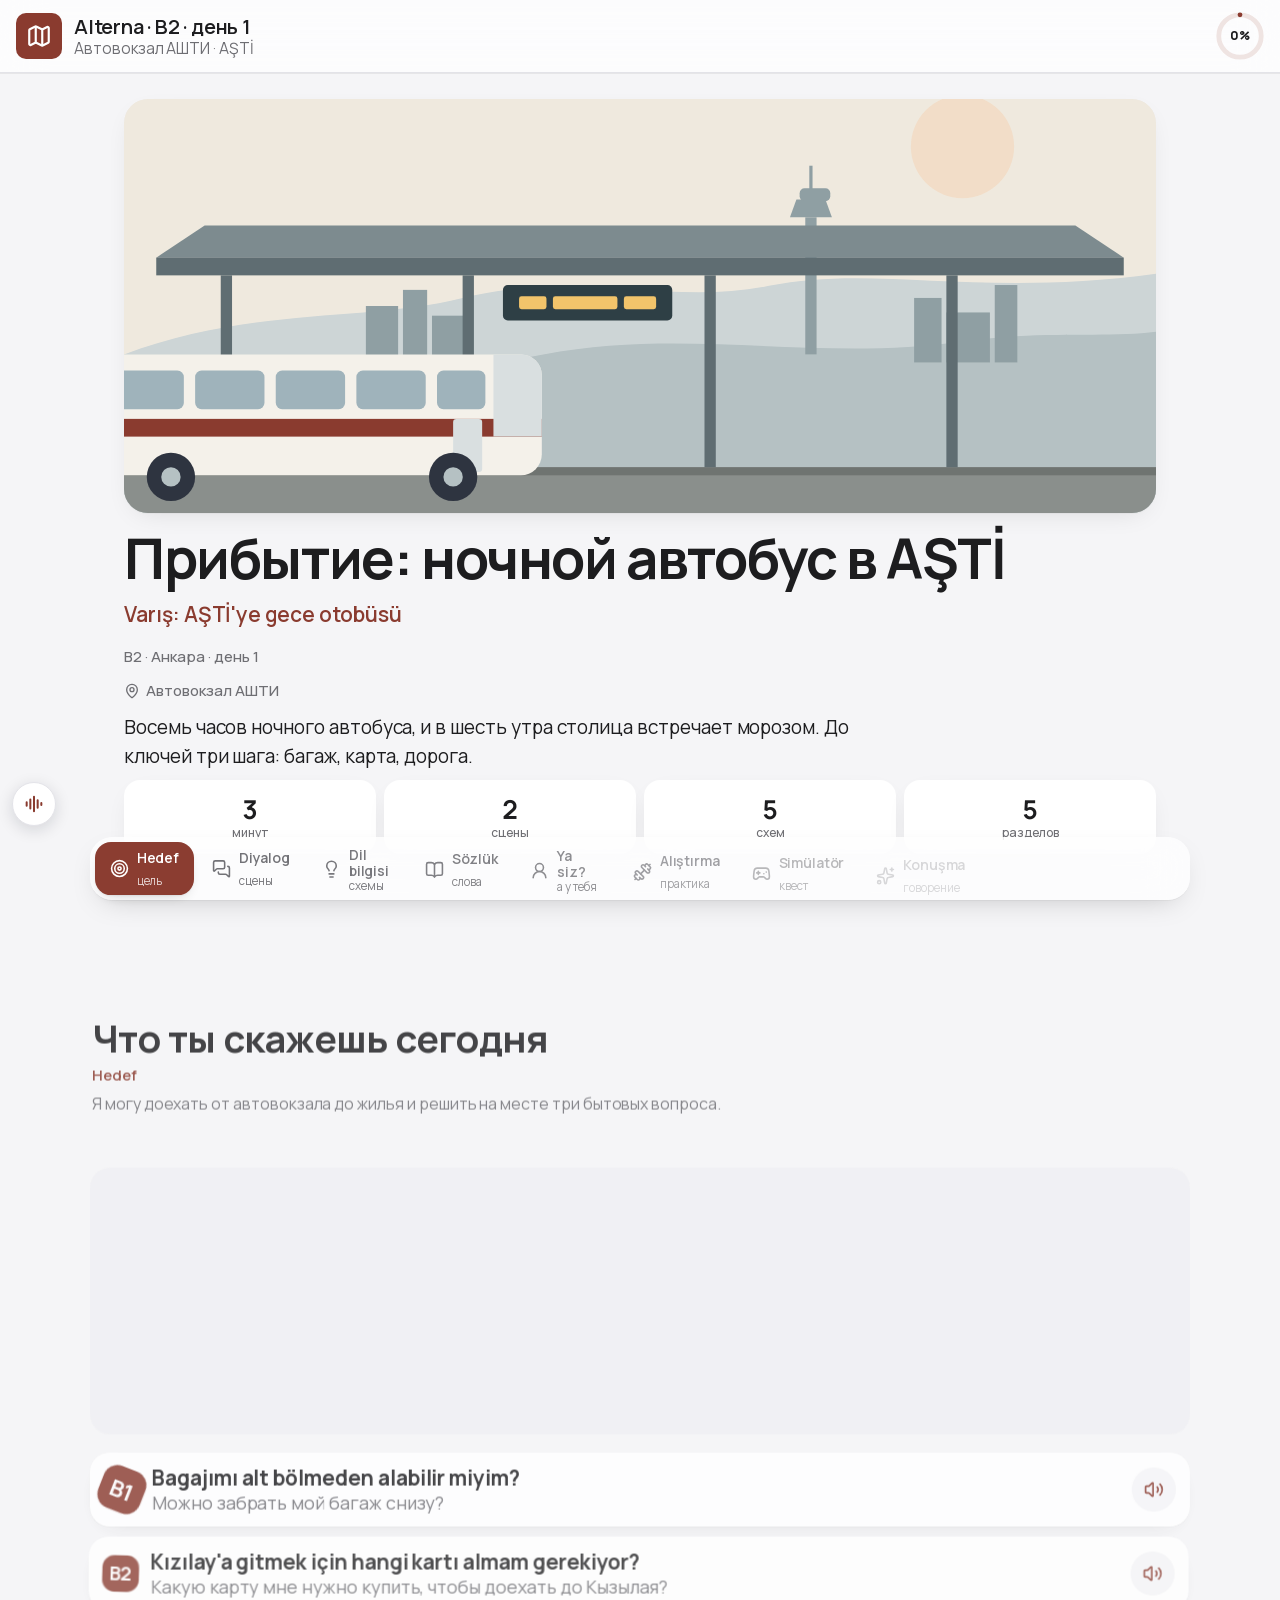
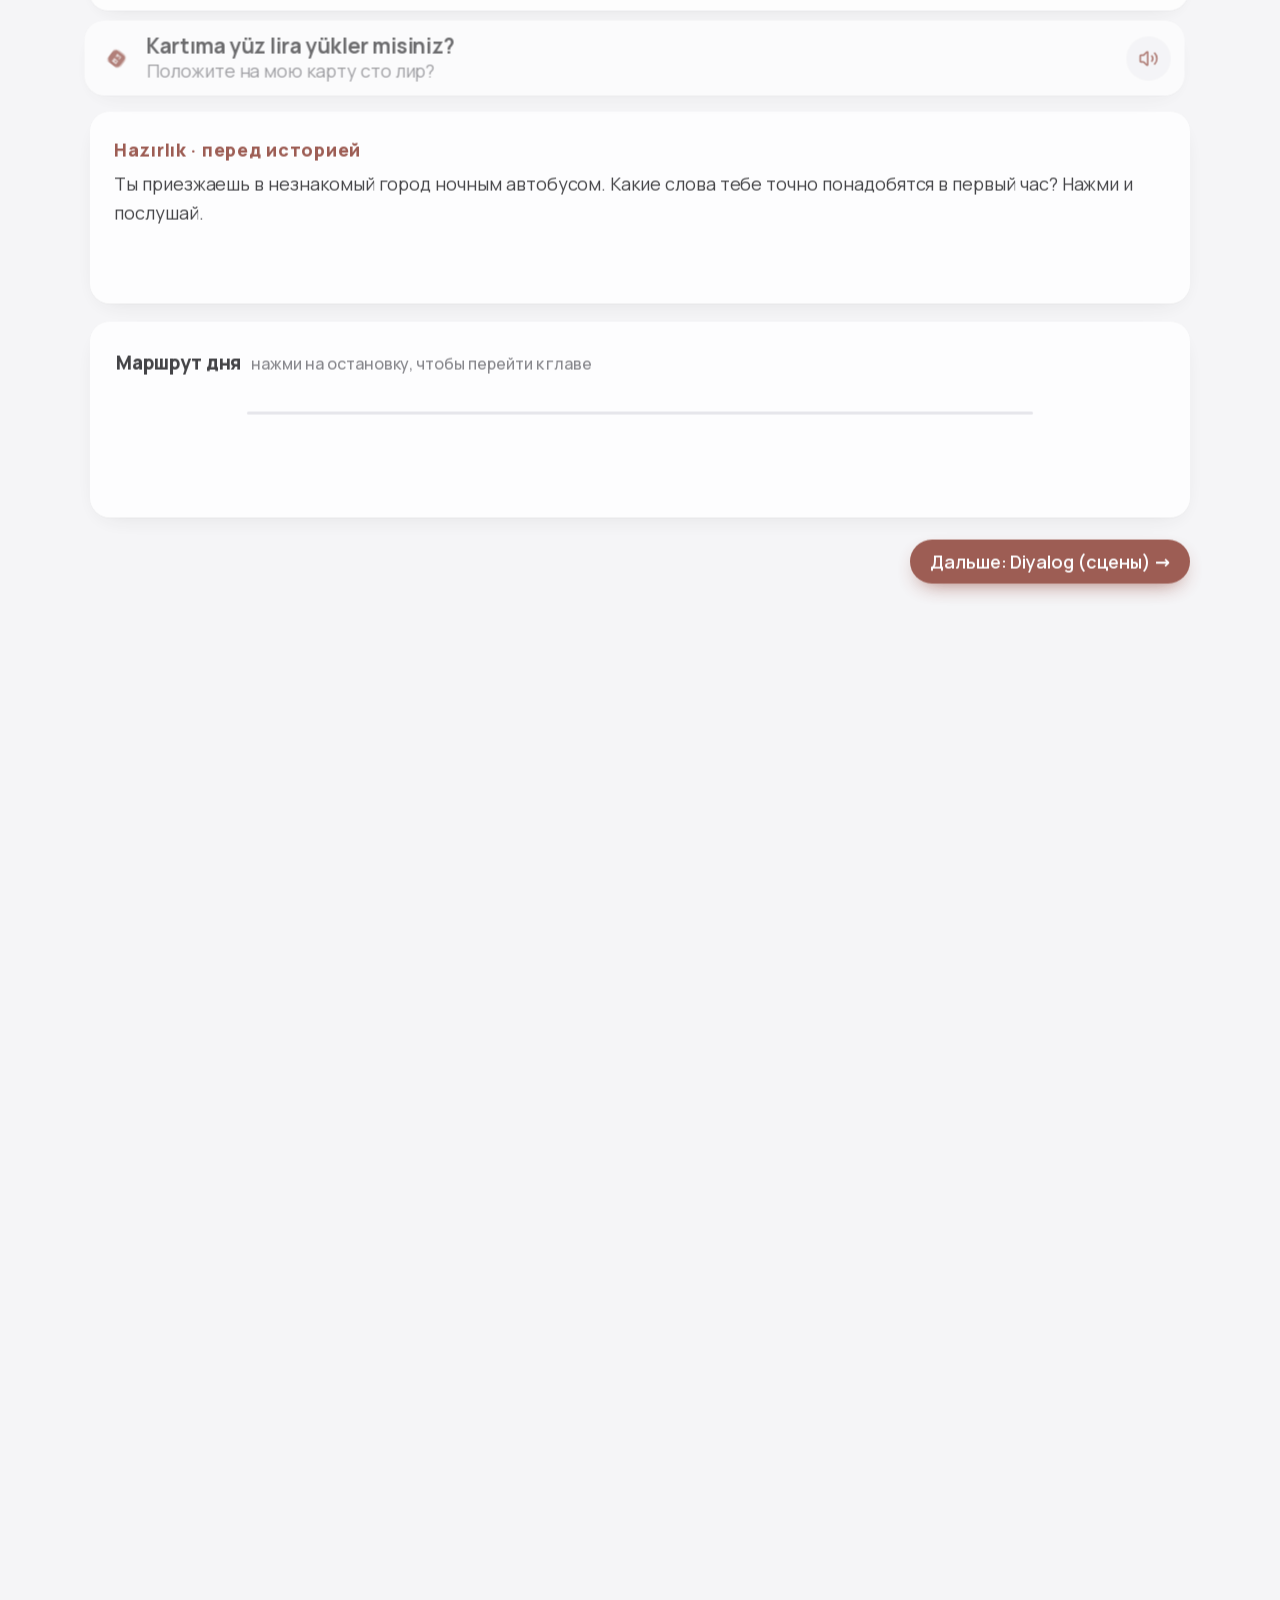
<file: index.html>
<!doctype html>
<html lang="ru"><head><meta charset="utf-8"><title>День 1. Прибытие: ночной автобус в AŞTİ</title>
<meta http-equiv="refresh" content="0; url=d.b2.01/"><link rel="canonical" href="d.b2.01/"></head>
<body><a href="d.b2.01/">День 1. Прибытие: ночной автобус в AŞTİ</a></body></html>
</file>
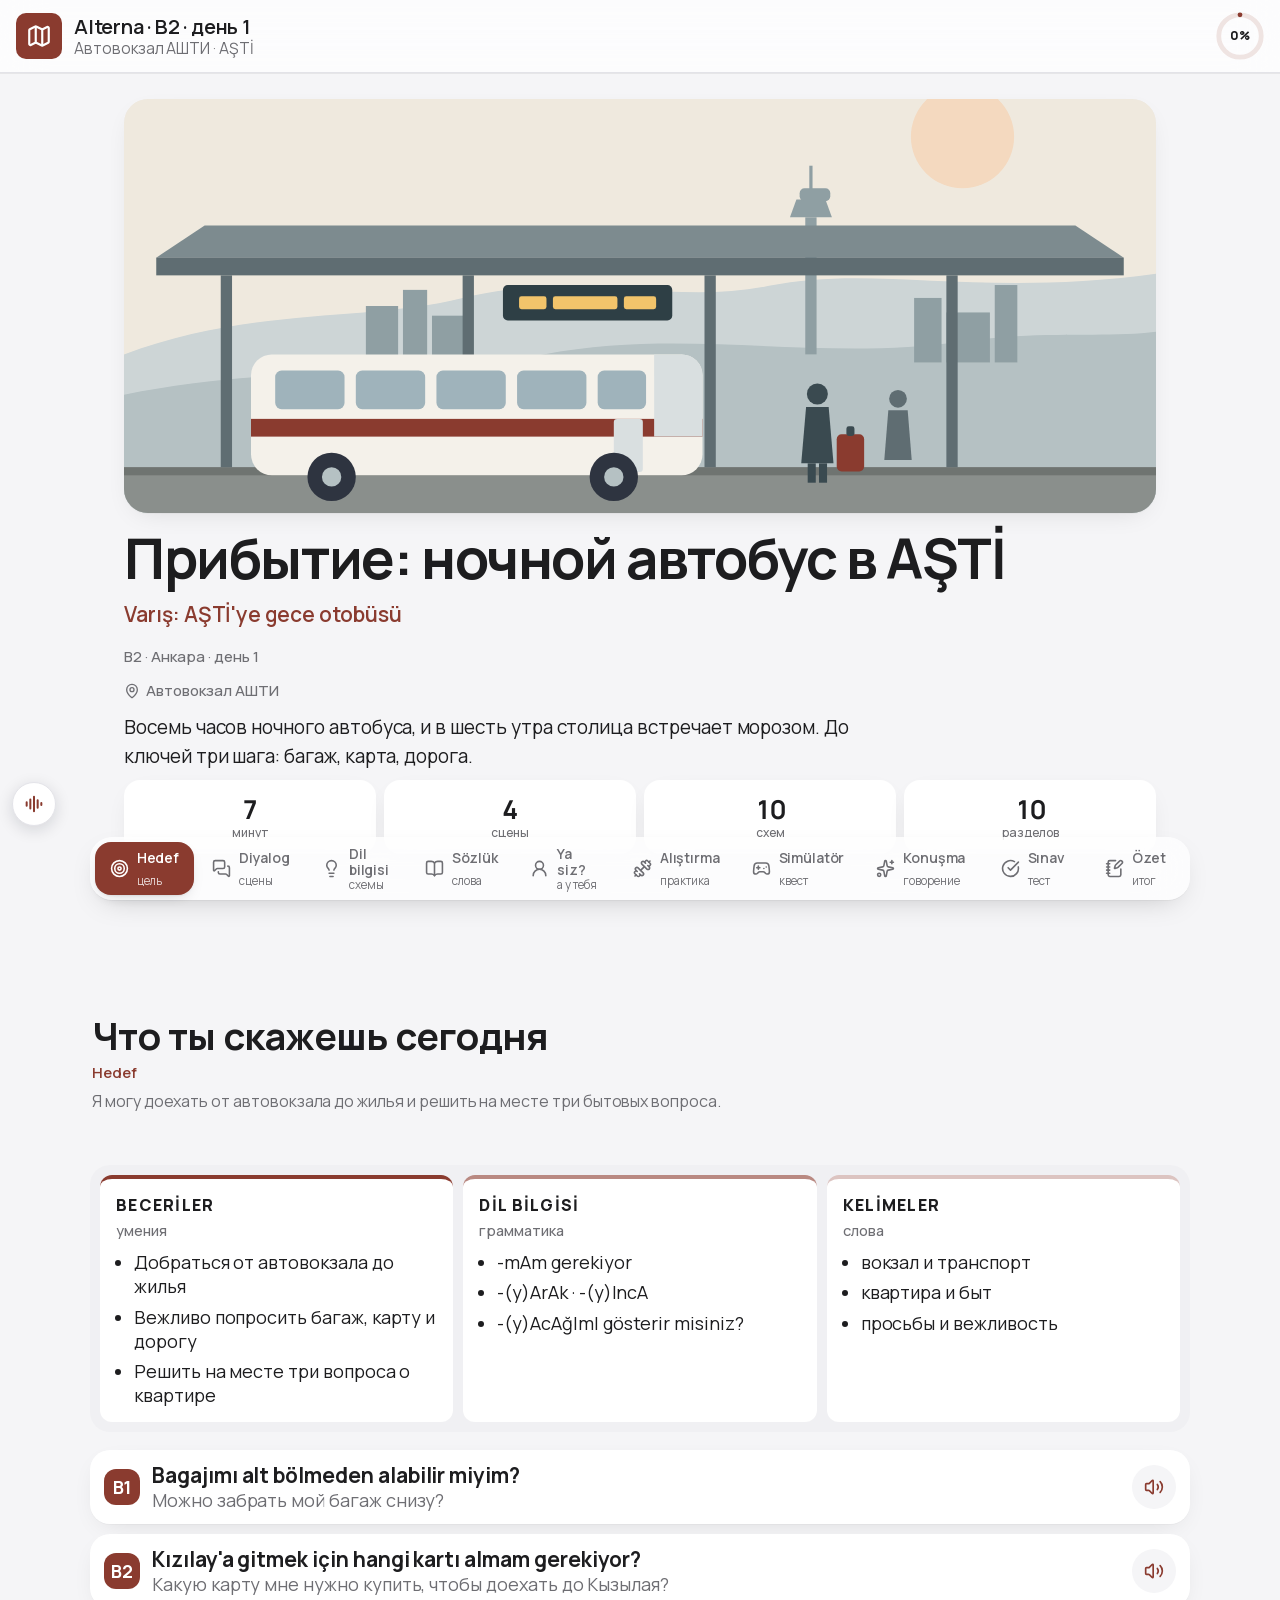
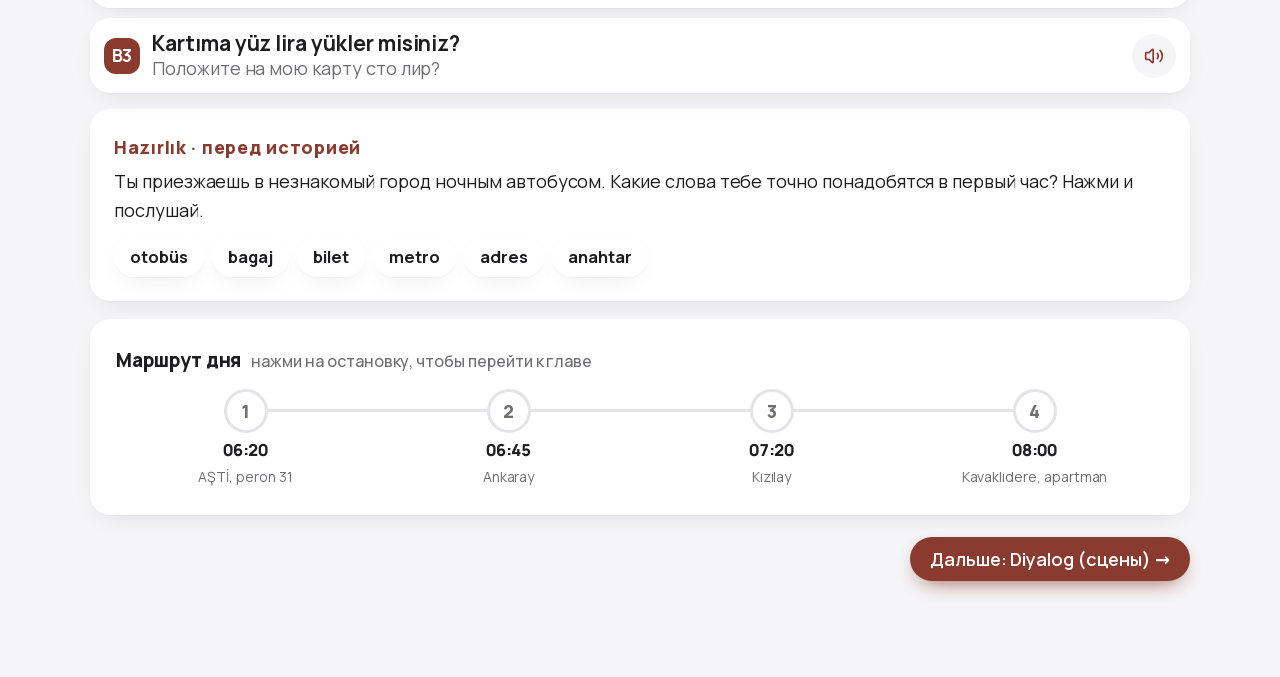
<file: d.b2.01/index.html>
<!doctype html>
<html lang="ru">
<head>
<meta charset="utf-8">
<meta name="viewport" content="width=device-width, initial-scale=1, viewport-fit=cover">
<meta name="color-scheme" content="light">
<meta name="alterna:topic" content="d.b2.01">
<meta name="alterna:version" content="1">
<meta name="alterna:lesson" content="1">
<meta name="alterna:kind" content="day">
<title>День 1. Прибытие: ночной автобус в AŞTİ</title>
<meta name="description" content="Alterna · B2 · Анкара, день 1. Восемь часов ночного автобуса, и в шесть утра столица встречает морозом. До ключей три шага: багаж, карта, дорога.">
<meta name="theme-color" content="#8a3b2f">
<meta property="og:type" content="article">
<meta property="og:title" content="День 1. Прибытие: ночной автобус в AŞTİ · Alterna B2">
<meta property="og:description" content="Я могу организовать прибытие и первое размещение готовыми фразами.">
<meta property="og:image" content="media/og.png">
<link rel="icon" href="data:image/svg+xml,%3Csvg%20xmlns%3D%22http%3A%2F%2Fwww.w3.org%2F2000%2Fsvg%22%20viewBox%3D%220%200%2064%2064%22%3E%3Crect%20width%3D%2264%22%20height%3D%2264%22%20rx%3D%2214%22%20fill%3D%22%238a3b2f%22%2F%3E%3Cpath%20d%3D%22M20%2048%2032%2014l12%2034M24.5%2036h15%22%20fill%3D%22none%22%20stroke%3D%22%23fff%22%20stroke-width%3D%226%22%20stroke-linecap%3D%22round%22%20stroke-linejoin%3D%22round%22%2F%3E%3C%2Fsvg%3E">
<link rel="stylesheet" href="../kit/v1/kit.css">
<link rel="stylesheet" href="../kit/v1/lexicon.css">
<link rel="stylesheet" href="../kit/v1/day.css">
<link rel="stylesheet" href="../kit/v1/lexicon-fonts.css">
<link rel="stylesheet" href="media/design.css">
</head>
<body class="lx dy" data-city="ankara" data-lessons="1" data-read="hedef diyalog dilbilgisi sozluk yasiz konusma cheat" data-design="b2-asti">
<!-- Собрано tools/build.mjs из src/days/d.b2.01.json в вкладочном формате дней платформы (как d.a1.NN). Руками не править. -->
<header class="lx-app">
  <span class="lx-app__logo"><span class="lx-app__ico"><svg aria-hidden="true" xmlns="http://www.w3.org/2000/svg" viewBox="0 0 24 24" fill="none" stroke="currentColor" stroke-width="2" stroke-linecap="round" stroke-linejoin="round" > <path d="M14.106 5.553a2 2 0 0 0 1.788 0l3.659-1.83A1 1 0 0 1 21 4.619v12.764a1 1 0 0 1-.553.894l-4.553 2.277a2 2 0 0 1-1.788 0l-4.212-2.106a2 2 0 0 0-1.788 0l-3.659 1.83A1 1 0 0 1 3 19.381V6.618a1 1 0 0 1 .553-.894l4.553-2.277a2 2 0 0 1 1.788 0z" /> <path d="M15 5.764v15" /> <path d="M9 3.236v15" /> </svg></span></span>
  <div class="lx-app__t"><b>Alterna · B2 · день 1</b><small>Автовокзал АШТИ · <span lang="tr">AŞTİ</span></small></div>
  
  <div class="lx-app__prog" title="Пройдено разделов урока"><svg class="lx-ring lx-app__ring" viewBox="0 0 36 36" aria-hidden="true"><circle class="lx-ring__bg" cx="18" cy="18" r="15.9155"/><circle class="lx-ring__fg" cx="18" cy="18" r="15.9155" pathLength="100" stroke-dasharray="0 100"/><text x="18" y="21" text-anchor="middle">0%</text></svg></div>
</header>
<main>
  <section data-section="intro" data-words="23" class="lx-hero">
      <div class="lx-scene" aria-hidden="true" data-ui><svg viewBox="0 0 1280 720" preserveAspectRatio="xMidYMid slice" width="100%" height="100%" focusable="false" xmlns="http://www.w3.org/2000/svg">
  <rect width="1280" height="720" fill="#efe9de"/>
  <circle class="an-sun" cx="1040" cy="150" r="64" fill="#f4d9bf"/>
  <path d="M0 420 C160 360 300 380 420 350 C560 315 680 360 800 335 C930 308 1060 350 1280 320 V720 H0Z" fill="#cdd5d6"/>
  <path d="M0 470 C200 430 360 452 520 420 C700 386 860 430 1040 404 C1140 390 1220 400 1280 392 V720 H0Z" fill="#b5c1c3"/>
  <g fill="#8f9fa3">
    <rect x="845" y="250" width="14" height="170"/>
    <path d="M826 250 h52 l-8 -22 h-36z"/>
    <rect x="838" y="214" width="38" height="16" rx="6"/>
    <rect x="850" y="186" width="4" height="30"/>
    <rect x="300" y="360" width="40" height="70"/><rect x="346" y="340" width="30" height="90"/>
    <rect x="382" y="372" width="46" height="58"/><rect x="980" y="350" width="34" height="80"/>
    <rect x="1020" y="368" width="54" height="62"/><rect x="1080" y="334" width="28" height="96"/>
  </g>
  <rect x="0" y="560" width="1280" height="160" fill="#8a8f8c"/>
  <rect x="0" y="560" width="1280" height="10" fill="#6f7471"/>
  <g fill="#e8e2d6">
    <rect x="80" y="630" width="120" height="8"/><rect x="300" y="630" width="120" height="8"/>
    <rect x="520" y="630" width="120" height="8"/><rect x="740" y="630" width="120" height="8"/>
    <rect x="960" y="630" width="120" height="8"/><rect x="1180" y="630" width="120" height="8"/>
  </g>
  <path d="M40 300 H1240 L1180 260 H100Z" fill="#7d8b8f"/>
  <rect x="40" y="300" width="1200" height="22" fill="#5f6d72"/>
  <g fill="#5f6d72">
    <rect x="120" y="322" width="14" height="238"/><rect x="420" y="322" width="14" height="238"/>
    <rect x="720" y="322" width="14" height="238"/><rect x="1020" y="322" width="14" height="238"/>
  </g>
  <rect x="470" y="334" width="210" height="44" rx="6" fill="#2e3f45"/>
  <g fill="#f2c46b"><rect x="490" y="348" width="34" height="16" rx="3"/><rect x="532" y="348" width="80" height="16" rx="3"/><rect x="620" y="348" width="40" height="16" rx="3"/></g>
  <g class="an-drive">
    <rect x="160" y="420" width="560" height="150" rx="26" fill="#f4f1ea"/>
    <rect x="160" y="500" width="560" height="22" fill="#8a3b2f"/>
    <path d="M660 420 h34 a26 26 0 0 1 26 26 v76 h-60z" fill="#d9dfe0"/>
    <g fill="#9fb3bb"><rect x="190" y="440" width="86" height="48" rx="8"/><rect x="290" y="440" width="86" height="48" rx="8"/><rect x="390" y="440" width="86" height="48" rx="8"/><rect x="490" y="440" width="86" height="48" rx="8"/><rect x="590" y="440" width="60" height="48" rx="8"/></g>
    <rect x="610" y="500" width="36" height="66" rx="4" fill="#d9dfe0"/>
    <circle cx="260" cy="572" r="30" fill="#2e3440"/><circle cx="260" cy="572" r="12" fill="#b5c1c3"/>
    <circle cx="610" cy="572" r="30" fill="#2e3440"/><circle cx="610" cy="572" r="12" fill="#b5c1c3"/>
  </g>
  <g fill="#3a4a50" class="an-pop">
    <circle cx="860" cy="470" r="13"/><path d="M846 486 h28 l6 70 h-40z"/><rect x="848" y="556" width="10" height="24"/><rect x="862" y="556" width="10" height="24"/>
    <rect x="884" y="520" width="34" height="46" rx="6" fill="#8a3b2f"/><rect x="896" y="510" width="10" height="12" rx="3"/>
    <circle cx="960" cy="476" r="11" fill="#5f6d72"/><path d="M948 490 h24 l5 62 h-34z" fill="#5f6d72"/>
  </g>
</svg></div>
      <p class="lx-tag">B2 · Анкара · день 1</p>
      <h1>Прибытие: ночной автобус в AŞTİ</h1>
      <p class="lx-hero__tr" lang="tr">Varış: AŞTİ'ye gece otobüsü</p>
      <p class="lx-hero__meta"><span class="lx-hero__pin"><svg aria-hidden="true" xmlns="http://www.w3.org/2000/svg" viewBox="0 0 24 24" fill="none" stroke="currentColor" stroke-width="2" stroke-linecap="round" stroke-linejoin="round" > <path d="M20 10c0 4.993-5.539 10.193-7.399 11.799a1 1 0 0 1-1.202 0C9.539 20.193 4 14.993 4 10a8 8 0 0 1 16 0" /> <circle cx="12" cy="10" r="3" /> </svg></span><span>Автовокзал АШТИ</span></p>
      <p class="lx-hero__intro">Восемь часов ночного автобуса, и в шесть утра столица встречает морозом. До ключей три шага: багаж, карта, дорога.</p>
      <ul class="lx-stats" data-ui>
        <li><b>7</b><span>минут</span></li><li><b>4</b><span>сцены</span></li><li><b>10</b><span>схем</span></li><li><b>10</b><span>разделов</span></li>
      </ul>
  </section>

  <nav class="lx-tabs" data-scrollbar role="tablist" aria-label="Разделы урока">
    <button type="button" class="lx-tab" role="tab" id="t-hedef" aria-controls="p-hedef" aria-selected="true" tabindex="0" data-tab="hedef"><span class="lx-tab__ico"><svg aria-hidden="true" xmlns="http://www.w3.org/2000/svg" viewBox="0 0 24 24" fill="none" stroke="currentColor" stroke-width="2" stroke-linecap="round" stroke-linejoin="round" > <circle cx="12" cy="12" r="10" /> <circle cx="12" cy="12" r="6" /> <circle cx="12" cy="12" r="2" /> </svg></span><b lang="tr">Hedef</b><small>цель</small><span class="lx-tab__ok" aria-hidden="true"></span></button>
    <button type="button" class="lx-tab" role="tab" id="t-diyalog" aria-controls="p-diyalog" aria-selected="false" tabindex="-1" data-tab="diyalog"><span class="lx-tab__ico"><svg aria-hidden="true" xmlns="http://www.w3.org/2000/svg" viewBox="0 0 24 24" fill="none" stroke="currentColor" stroke-width="2" stroke-linecap="round" stroke-linejoin="round" > <path d="M16 10a2 2 0 0 1-2 2H6.828a2 2 0 0 0-1.414.586l-2.202 2.202A.71.71 0 0 1 2 14.286V4a2 2 0 0 1 2-2h10a2 2 0 0 1 2 2z" /> <path d="M20 9a2 2 0 0 1 2 2v10.286a.71.71 0 0 1-1.212.502l-2.202-2.202A2 2 0 0 0 17.172 19H10a2 2 0 0 1-2-2v-1" /> </svg></span><b lang="tr">Diyalog</b><small>сцены</small><span class="lx-tab__ok" aria-hidden="true"></span></button>
    <button type="button" class="lx-tab" role="tab" id="t-dilbilgisi" aria-controls="p-dilbilgisi" aria-selected="false" tabindex="-1" data-tab="dilbilgisi"><span class="lx-tab__ico"><svg aria-hidden="true" xmlns="http://www.w3.org/2000/svg" viewBox="0 0 24 24" fill="none" stroke="currentColor" stroke-width="2" stroke-linecap="round" stroke-linejoin="round" > <path d="M15 14c.2-1 .7-1.7 1.5-2.5 1-.9 1.5-2.2 1.5-3.5A6 6 0 0 0 6 8c0 1 .2 2.2 1.5 3.5.7.7 1.3 1.5 1.5 2.5" /> <path d="M9 18h6" /> <path d="M10 22h4" /> </svg></span><b lang="tr">Dil bilgisi</b><small>схемы</small><span class="lx-tab__ok" aria-hidden="true"></span></button>
    <button type="button" class="lx-tab" role="tab" id="t-sozluk" aria-controls="p-sozluk" aria-selected="false" tabindex="-1" data-tab="sozluk"><span class="lx-tab__ico"><svg aria-hidden="true" xmlns="http://www.w3.org/2000/svg" viewBox="0 0 24 24" fill="none" stroke="currentColor" stroke-width="2" stroke-linecap="round" stroke-linejoin="round" > <path d="M12 5v16" /> <path d="M20.001 19A2 2 0 0022 17V5a2 2 0 00-1.999-2L16 3.002A5 5 0 0012 5a5 5 0 00-4-2H4a2 2 0 00-2 2v12a2 2 0 001.999 2H8a5 5 0 014 2 5 5 0 014-2z" /> </svg></span><b lang="tr">Sözlük</b><small>слова</small><span class="lx-tab__ok" aria-hidden="true"></span></button>
    <button type="button" class="lx-tab" role="tab" id="t-yasiz" aria-controls="p-yasiz" aria-selected="false" tabindex="-1" data-tab="yasiz"><span class="lx-tab__ico"><svg aria-hidden="true" xmlns="http://www.w3.org/2000/svg" viewBox="0 0 24 24" fill="none" stroke="currentColor" stroke-width="2" stroke-linecap="round" stroke-linejoin="round" > <circle cx="12" cy="8" r="5" /> <path d="M20 21a8 8 0 0 0-16 0" /> </svg></span><b lang="tr">Ya siz?</b><small>а у тебя</small><span class="lx-tab__ok" aria-hidden="true"></span></button>
    <button type="button" class="lx-tab" role="tab" id="t-practice" aria-controls="p-practice" aria-selected="false" tabindex="-1" data-tab="practice"><span class="lx-tab__ico"><svg aria-hidden="true" xmlns="http://www.w3.org/2000/svg" viewBox="0 0 24 24" fill="none" stroke="currentColor" stroke-width="2" stroke-linecap="round" stroke-linejoin="round" > <path d="M17.596 12.768a2 2 0 1 0 2.829-2.829l-1.768-1.767a2 2 0 0 0 2.828-2.829l-2.828-2.828a2 2 0 0 0-2.829 2.828l-1.767-1.768a2 2 0 1 0-2.829 2.829z" /> <path d="m2.5 21.5 1.4-1.4" /> <path d="m20.1 3.9 1.4-1.4" /> <path d="M5.343 21.485a2 2 0 1 0 2.829-2.828l1.767 1.768a2 2 0 1 0 2.829-2.829l-6.364-6.364a2 2 0 1 0-2.829 2.829l1.768 1.767a2 2 0 0 0-2.828 2.829z" /> <path d="m9.6 14.4 4.8-4.8" /> </svg></span><b lang="tr">Alıştırma</b><small>практика</small><span class="lx-tab__ok" aria-hidden="true"></span></button>
    <button type="button" class="lx-tab" role="tab" id="t-simulator" aria-controls="p-simulator" aria-selected="false" tabindex="-1" data-tab="simulator"><span class="lx-tab__ico"><svg aria-hidden="true" xmlns="http://www.w3.org/2000/svg" viewBox="0 0 24 24" fill="none" stroke="currentColor" stroke-width="2" stroke-linecap="round" stroke-linejoin="round" > <line x1="6" x2="10" y1="11" y2="11" /> <line x1="8" x2="8" y1="9" y2="13" /> <line x1="15" x2="15.01" y1="12" y2="12" /> <line x1="18" x2="18.01" y1="10" y2="10" /> <path d="M17.32 5H6.68a4 4 0 0 0-3.978 3.59c-.006.052-.01.101-.017.152C2.604 9.416 2 14.456 2 16a3 3 0 0 0 3 3c1 0 1.5-.5 2-1l1.414-1.414A2 2 0 0 1 9.828 16h4.344a2 2 0 0 1 1.414.586L17 18c.5.5 1 1 2 1a3 3 0 0 0 3-3c0-1.545-.604-6.584-.685-7.258-.007-.05-.011-.1-.017-.151A4 4 0 0 0 17.32 5z" /> </svg></span><b lang="tr">Simülatör</b><small>квест</small><span class="lx-tab__ok" aria-hidden="true"></span></button>
    <button type="button" class="lx-tab" role="tab" id="t-konusma" aria-controls="p-konusma" aria-selected="false" tabindex="-1" data-tab="konusma"><span class="lx-tab__ico"><svg aria-hidden="true" xmlns="http://www.w3.org/2000/svg" viewBox="0 0 24 24" fill="none" stroke="currentColor" stroke-width="2" stroke-linecap="round" stroke-linejoin="round" > <path d="M11.017 2.814a1 1 0 0 1 1.966 0l1.051 5.558a2 2 0 0 0 1.594 1.594l5.558 1.051a1 1 0 0 1 0 1.966l-5.558 1.051a2 2 0 0 0-1.594 1.594l-1.051 5.558a1 1 0 0 1-1.966 0l-1.051-5.558a2 2 0 0 0-1.594-1.594l-5.558-1.051a1 1 0 0 1 0-1.966l5.558-1.051a2 2 0 0 0 1.594-1.594z" /> <path d="M20 2v4" /> <path d="M22 4h-4" /> <circle cx="4" cy="20" r="2" /> </svg></span><b lang="tr">Konuşma</b><small>говорение</small><span class="lx-tab__ok" aria-hidden="true"></span></button>
    <button type="button" class="lx-tab" role="tab" id="t-check" aria-controls="p-check" aria-selected="false" tabindex="-1" data-tab="check"><span class="lx-tab__ico"><svg aria-hidden="true" xmlns="http://www.w3.org/2000/svg" viewBox="0 0 24 24" fill="none" stroke="currentColor" stroke-width="2" stroke-linecap="round" stroke-linejoin="round" > <path d="M21.801 10A10 10 0 1 1 17 3.335" /> <path d="m9 11 3 3L22 4" /> </svg></span><b lang="tr">Sınav</b><small>тест</small><span class="lx-tab__ok" aria-hidden="true"></span></button>
    <button type="button" class="lx-tab" role="tab" id="t-cheat" aria-controls="p-cheat" aria-selected="false" tabindex="-1" data-tab="cheat"><span class="lx-tab__ico"><svg aria-hidden="true" xmlns="http://www.w3.org/2000/svg" viewBox="0 0 24 24" fill="none" stroke="currentColor" stroke-width="2" stroke-linecap="round" stroke-linejoin="round" > <path d="M13.4 2H6a2 2 0 0 0-2 2v16a2 2 0 0 0 2 2h12a2 2 0 0 0 2-2v-7.4" /> <path d="M2 6h4" /> <path d="M2 10h4" /> <path d="M2 14h4" /> <path d="M2 18h4" /> <path d="M21.378 5.626a1 1 0 1 0-3.004-3.004l-5.01 5.012a2 2 0 0 0-.506.854l-.837 2.87a.5.5 0 0 0 .62.62l2.87-.837a2 2 0 0 0 .854-.506z" /> </svg></span><b lang="tr">Özet</b><small>итог</small><span class="lx-tab__ok" aria-hidden="true"></span></button>
    <span class="lx-tabs__line" aria-hidden="true"></span>
  </nav>

  <section data-section="hedef" data-words="134" id="p-hedef" class="lx-panel" role="tabpanel" aria-labelledby="t-hedef">
      <div class="lx-ph">
        <p class="lx-kicker"><span class="lx-kicker__ico"><svg aria-hidden="true" xmlns="http://www.w3.org/2000/svg" viewBox="0 0 24 24" fill="none" stroke="currentColor" stroke-width="2" stroke-linecap="round" stroke-linejoin="round" > <circle cx="12" cy="12" r="10" /> <circle cx="12" cy="12" r="6" /> <circle cx="12" cy="12" r="2" /> </svg></span><span lang="tr">Hedef</span></p>
        <h2>Что ты скажешь сегодня</h2>
        <p class="lx-hint">Я могу доехать от автовокзала до жилья и решить на месте три бытовых вопроса.</p>
      </div>
      <div class="vz vz-open"><div class="vz-open__c" style="--i:0"><p class="vz-open__h"><span lang="tr">BECERİLER</span><small>умения</small></p><ul><li>Добраться от автовокзала до жилья</li><li>Вежливо попросить багаж, карту и дорогу</li><li>Решить на месте три вопроса о квартире</li></ul></div><div class="vz-open__c" style="--i:1"><p class="vz-open__h"><span lang="tr">DİL BİLGİSİ</span><small>грамматика</small></p><ul><li>-mAm gerekiyor</li><li>-(y)ArAk · -(y)IncA</li><li>-(y)AcAğImI gösterir misiniz?</li></ul></div><div class="vz-open__c" style="--i:2"><p class="vz-open__h"><span lang="tr">KELİMELER</span><small>слова</small></p><ul><li>вокзал и транспорт</li><li>квартира и быт</li><li>просьбы и вежливость</li></ul></div></div>
      <ol class="dy-goal">
        <li class="dy-goal__i" style="--i:0"><span class="dy-goal__n" data-ui>B1</span><span class="dy-goal__w"><b lang="tr" data-say="Bagajımı alt bölmeden alabilir miyim?">Bagajımı alt bölmeden alabilir miyim?</b><span>Можно забрать мой багаж снизу?</span></span><button type="button" class="lx-say" data-say="Bagajımı alt bölmeden alabilir miyim?" aria-label="Послушать" data-ui><span class="lx-say__ico"><svg aria-hidden="true" xmlns="http://www.w3.org/2000/svg" viewBox="0 0 24 24" fill="none" stroke="currentColor" stroke-width="2" stroke-linecap="round" stroke-linejoin="round" > <path d="M11 4.702a.705.705 0 0 0-1.203-.498L6.413 7.587A1.4 1.4 0 0 1 5.416 8H3a1 1 0 0 0-1 1v6a1 1 0 0 0 1 1h2.416a1.4 1.4 0 0 1 .997.413l3.383 3.384A.705.705 0 0 0 11 19.298z" /> <path d="M16 9a5 5 0 0 1 0 6" /> <path d="M19.364 18.364a9 9 0 0 0 0-12.728" /> </svg></span></button></li>
        <li class="dy-goal__i" style="--i:1"><span class="dy-goal__n" data-ui>B2</span><span class="dy-goal__w"><b lang="tr" data-say="Kızılay'a gitmek için hangi kartı almam gerekiyor?">Kızılay'a gitmek için hangi kartı almam gerekiyor?</b><span>Какую карту мне нужно купить, чтобы доехать до Кызылая?</span></span><button type="button" class="lx-say" data-say="Kızılay'a gitmek için hangi kartı almam gerekiyor?" aria-label="Послушать" data-ui><span class="lx-say__ico"><svg aria-hidden="true" xmlns="http://www.w3.org/2000/svg" viewBox="0 0 24 24" fill="none" stroke="currentColor" stroke-width="2" stroke-linecap="round" stroke-linejoin="round" > <path d="M11 4.702a.705.705 0 0 0-1.203-.498L6.413 7.587A1.4 1.4 0 0 1 5.416 8H3a1 1 0 0 0-1 1v6a1 1 0 0 0 1 1h2.416a1.4 1.4 0 0 1 .997.413l3.383 3.384A.705.705 0 0 0 11 19.298z" /> <path d="M16 9a5 5 0 0 1 0 6" /> <path d="M19.364 18.364a9 9 0 0 0 0-12.728" /> </svg></span></button></li>
        <li class="dy-goal__i" style="--i:2"><span class="dy-goal__n" data-ui>B3</span><span class="dy-goal__w"><b lang="tr" data-say="Kartıma yüz lira yükler misiniz?">Kartıma yüz lira yükler misiniz?</b><span>Положите на мою карту сто лир?</span></span><button type="button" class="lx-say" data-say="Kartıma yüz lira yükler misiniz?" aria-label="Послушать" data-ui><span class="lx-say__ico"><svg aria-hidden="true" xmlns="http://www.w3.org/2000/svg" viewBox="0 0 24 24" fill="none" stroke="currentColor" stroke-width="2" stroke-linecap="round" stroke-linejoin="round" > <path d="M11 4.702a.705.705 0 0 0-1.203-.498L6.413 7.587A1.4 1.4 0 0 1 5.416 8H3a1 1 0 0 0-1 1v6a1 1 0 0 0 1 1h2.416a1.4 1.4 0 0 1 .997.413l3.383 3.384A.705.705 0 0 0 11 19.298z" /> <path d="M16 9a5 5 0 0 1 0 6" /> <path d="M19.364 18.364a9 9 0 0 0 0-12.728" /> </svg></span></button></li>
      </ol>
      <div class="dy-prep">
        <p class="dy-prep__h"><span lang="tr">Hazırlık</span> · перед историей</p>
        <p>Ты приезжаешь в незнакомый город ночным автобусом. Какие слова тебе точно понадобятся в первый час? Нажми и послушай.</p>
        <p class="dy-prep__w" data-ui><button type="button" class="lx-chip lx-chip--tr dy-prep__chip" lang="tr" data-say="otobüs">otobüs</button><button type="button" class="lx-chip lx-chip--tr dy-prep__chip" lang="tr" data-say="bagaj">bagaj</button><button type="button" class="lx-chip lx-chip--tr dy-prep__chip" lang="tr" data-say="bilet">bilet</button><button type="button" class="lx-chip lx-chip--tr dy-prep__chip" lang="tr" data-say="metro">metro</button><button type="button" class="lx-chip lx-chip--tr dy-prep__chip" lang="tr" data-say="adres">adres</button><button type="button" class="lx-chip lx-chip--tr dy-prep__chip" lang="tr" data-say="anahtar">anahtar</button></p>
      </div>
      <nav class="vz vz-route" aria-label="Маршрут дня">
        <p class="vz__h">Маршрут дня <span>нажми на остановку, чтобы перейти к главе</span></p>
        <div class="vz-route__wrap" style="--n:4"><ol class="vz-route__l"><li class="vz-route__i" style="--i:0"><a class="vz-route__s" href="#ch-1" data-route="ch-1"><span class="vz-route__n">1</span><span class="vz-route__t">06:20</span><span class="vz-route__p" lang="tr">AŞTİ, peron 31</span></a></li><li class="vz-route__i" style="--i:1"><a class="vz-route__s" href="#ch-2" data-route="ch-2"><span class="vz-route__n">2</span><span class="vz-route__t">06:45</span><span class="vz-route__p" lang="tr">Ankaray</span></a></li><li class="vz-route__i" style="--i:2"><a class="vz-route__s" href="#ch-3" data-route="ch-3"><span class="vz-route__n">3</span><span class="vz-route__t">07:20</span><span class="vz-route__p" lang="tr">Kızılay</span></a></li><li class="vz-route__i" style="--i:3"><a class="vz-route__s" href="#ch-4" data-route="ch-4"><span class="vz-route__n">4</span><span class="vz-route__t">08:00</span><span class="vz-route__p" lang="tr">Kavaklıdere, apartman</span></a></li></ol><span class="vz-route__bar" aria-hidden="true"></span></div>
      </nav>

      <div class="lx-foot" data-ui><button type="button" class="lx-btn lx-foot__next" data-tab-go="diyalog">Дальше: Diyalog (сцены)</button></div>
  </section>

  <section data-section="diyalog" data-words="561" id="p-diyalog" class="lx-panel" role="tabpanel" aria-labelledby="t-diyalog">
      <div class="lx-ph">
        <p class="lx-kicker"><span class="lx-kicker__ico"><svg aria-hidden="true" xmlns="http://www.w3.org/2000/svg" viewBox="0 0 24 24" fill="none" stroke="currentColor" stroke-width="2" stroke-linecap="round" stroke-linejoin="round" > <path d="M16 10a2 2 0 0 1-2 2H6.828a2 2 0 0 0-1.414.586l-2.202 2.202A.71.71 0 0 1 2 14.286V4a2 2 0 0 1 2-2h10a2 2 0 0 1 2 2z" /> <path d="M20 9a2 2 0 0 1 2 2v10.286a.71.71 0 0 1-1.212.502l-2.202-2.202A2 2 0 0 0 17.172 19H10a2 2 0 0 1-2-2v-1" /> </svg></span><span lang="tr">Diyalog</span></p>
        <h2>Сцены дня</h2>
        <p class="lx-hint">Реплики появляются по одной. Нажми на турецкую фразу, чтобы услышать её.</p>
      </div>
      <div class="vz-scenes" role="group" aria-label="Сцены дня" data-ui><button type="button" class="vz-scenes__b" data-dlg="0" aria-pressed="true"><b>1</b><span>06:20</span></button><button type="button" class="vz-scenes__b" data-dlg="1" aria-pressed="false"><b>2</b><span>06:45</span></button><button type="button" class="vz-scenes__b" data-dlg="2" aria-pressed="false"><b>3</b><span>07:20</span></button><button type="button" class="vz-scenes__b" data-dlg="3" aria-pressed="false"><b>4</b><span>08:00</span></button></div>
      <div class="lx-dlg is-on" data-dlg-box="0" id="ch-1">
        <div class="lx-dlg__head"><h3>Холод, который не обещали</h3><span class="lx-badge">06:20</span></div>
        <p class="lx-place"><span class="lx-ico"><svg aria-hidden="true" xmlns="http://www.w3.org/2000/svg" viewBox="0 0 24 24" fill="none" stroke="currentColor" stroke-width="2" stroke-linecap="round" stroke-linejoin="round" > <path d="M20 10c0 4.993-5.539 10.193-7.399 11.799a1 1 0 0 1-1.202 0C9.539 20.193 4 14.993 4 10a8 8 0 0 1 16 0" /> <circle cx="12" cy="10" r="3" /> </svg></span><span lang="tr">AŞTİ, peron 31</span></p>
        <p class="vz-cap">Конечная, 6:20, иней на стёклах. В Анталье вчера было +20.</p>
        <div class="lx-chat" data-chat="0">
          <div class="lx-msg" data-line="0"><span class="lx-msg__ava" aria-hidden="true" data-ui>Mu</span><span class="lx-msg__who" lang="tr">Muavin</span><p class="lx-msg__tr" lang="tr" data-say="Son durak AŞTİ. Unutulan eşya kalmasın, lütfen.">Son durak AŞTİ. Unutulan eşya kalmasın, lütfen.</p><p class="lx-msg__ru">Конечная, АШТИ. Пожалуйста, не забывайте вещи.</p></div>
          <div class="lx-msg lx-msg--me" data-line="1"><span class="lx-msg__ava" aria-hidden="true" data-ui>Se</span><span class="lx-msg__who" lang="tr">Sen</span><p class="lx-msg__tr" lang="tr" data-say="Bagajımı alt bölmeden alabilir miyim? Fişim burada.">Bagajımı alt bölmeden alabilir miyim? Fişim burada.</p><p class="lx-msg__ru">Можно забрать мой багаж снизу? Вот моя бирка.</p></div>
          <div class="lx-msg" data-line="2"><span class="lx-msg__ava" aria-hidden="true" data-ui>Mu</span><span class="lx-msg__who" lang="tr">Muavin</span><p class="lx-msg__tr" lang="tr" data-say="Tabii, hemen veriyorum. Ankara'ya hoş geldiniz, üşümeyin.">Tabii, hemen veriyorum. Ankara'ya hoş geldiniz, üşümeyin.</p><p class="lx-msg__ru">Конечно, сейчас отдам. Добро пожаловать в Анкару, не замёрзните.</p></div>
        </div>
        <div class="lx-chat__ctrl" data-ui><button type="button" class="lx-btn" data-next>Следующая реплика</button><button type="button" class="lx-btn lx-btn--ghost" data-all>Показать всё</button><label class="lx-switch"><input type="checkbox" data-ru checked> Перевод</label></div>
        <figure class="vz vz-scale" data-viz="scale" data-items="[{&quot;tr&quot;:&quot;Bagaj!&quot;,&quot;ru&quot;:&quot;Багаж!&quot;,&quot;pos&quot;:4,&quot;note&quot;:&quot;Одно слово звучит как приказ. Так говорят только в крайней спешке.&quot;},{&quot;tr&quot;:&quot;Bagajımı ver.&quot;,&quot;ru&quot;:&quot;Дай мой багаж.&quot;,&quot;pos&quot;:28,&quot;note&quot;:&quot;Повелительное на «ты» незнакомому человеку звучит грубовато.&quot;},{&quot;tr&quot;:&quot;Bagajımı verir misin?&quot;,&quot;ru&quot;:&quot;Дашь мой багаж?&quot;,&quot;pos&quot;:55,&quot;note&quot;:&quot;Вежливый вопрос, но на «ты». Годится для ровесника.&quot;},{&quot;tr&quot;:&quot;Bagajımı alabilir miyim?&quot;,&quot;ru&quot;:&quot;Можно забрать мой багаж?&quot;,&quot;pos&quot;:78,&quot;note&quot;:&quot;Нейтрально и вежливо: ты просишь разрешения. Так и сказал герой.&quot;},{&quot;tr&quot;:&quot;Rica etsem bagajımı verebilir misiniz?&quot;,&quot;ru&quot;:&quot;Будьте добры, не могли бы вы отдать мой багаж?&quot;,&quot;pos&quot;:97,&quot;note&quot;:&quot;Самый официальный вариант: «rica etsem» смягчает любую просьбу. На B2 он нужен в учреждениях.&quot;}]">
          <figcaption class="vz__h">Как попросить свой багаж <span>нажми на цифру на шкале</span></figcaption>
          <div class="vz-scale__track"><span class="vz-scale__fill" style="--x:97%"></span><button type="button" class="vz-scale__m" style="--x:4%;--i:0" data-i="0" aria-pressed="false" aria-label="Вариант 1: Багаж!">1</button><button type="button" class="vz-scale__m" style="--x:28%;--i:1" data-i="1" aria-pressed="false" aria-label="Вариант 2: Дай мой багаж.">2</button><button type="button" class="vz-scale__m" style="--x:55%;--i:2" data-i="2" aria-pressed="false" aria-label="Вариант 3: Дашь мой багаж?">3</button><button type="button" class="vz-scale__m" style="--x:78%;--i:3" data-i="3" aria-pressed="false" aria-label="Вариант 4: Можно забрать мой багаж?">4</button><button type="button" class="vz-scale__m" style="--x:97%;--i:4" data-i="4" aria-pressed="true" aria-label="Вариант 5: Будьте добры, не могли бы вы отдать мой багаж?">5</button></div>
          <p class="vz-scale__ends"><span>резко</span><span>очень вежливо</span></p>
          <div class="vz-scale__card" aria-live="polite"><p class="vz-scale__tr"><b lang="tr" data-say="Rica etsem bagajımı verebilir misiniz?">Rica etsem bagajımı verebilir misiniz?</b><button type="button" class="lx-say vz-say" data-say="Rica etsem bagajımı verebilir misiniz?" aria-label="Послушать: Rica etsem bagajımı verebilir misiniz?" data-ui><span class="lx-say__ico"><svg aria-hidden="true" xmlns="http://www.w3.org/2000/svg" viewBox="0 0 24 24" fill="none" stroke="currentColor" stroke-width="2" stroke-linecap="round" stroke-linejoin="round" > <path d="M11 4.702a.705.705 0 0 0-1.203-.498L6.413 7.587A1.4 1.4 0 0 1 5.416 8H3a1 1 0 0 0-1 1v6a1 1 0 0 0 1 1h2.416a1.4 1.4 0 0 1 .997.413l3.383 3.384A.705.705 0 0 0 11 19.298z" /> <path d="M16 9a5 5 0 0 1 0 6" /> <path d="M19.364 18.364a9 9 0 0 0 0-12.728" /> </svg></span></button></p><p class="vz-scale__ru">Будьте добры, не могли бы вы отдать мой багаж?</p><p class="vz-scale__note">Самый официальный вариант: «rica etsem» смягчает любую просьбу. На B2 он нужен в учреждениях.</p></div>
        </figure>
        <details class="vz-more"><summary><span class="vz-more__ico"><svg aria-hidden="true" xmlns="http://www.w3.org/2000/svg" viewBox="0 0 24 24" fill="none" stroke="currentColor" stroke-width="2" stroke-linecap="round" stroke-linejoin="round" > <path d="M11.017 2.814a1 1 0 0 1 1.966 0l1.051 5.558a2 2 0 0 0 1.594 1.594l5.558 1.051a1 1 0 0 1 0 1.966l-5.558 1.051a2 2 0 0 0-1.594 1.594l-1.051 5.558a1 1 0 0 1-1.966 0l-1.051-5.558a2 2 0 0 0-1.594-1.594l-5.558-1.051a1 1 0 0 1 0-1.966l5.558-1.051a2 2 0 0 0 1.594-1.594z" /> <path d="M20 2v4" /> <path d="M22 4h-4" /> <circle cx="4" cy="20" r="2" /> </svg></span>Кстати</summary><p>У этого холода есть имя: <button type="button" class="st-w" data-say="ayaz" aria-expanded="false"><span lang="tr">ayaz</span><span class="st-w__ru">сухой мороз с ветром</span></button>. «Ankara'nın ayazı» анкарцы произносят почти с гордостью. Зима здесь континентальная: днём солнце, а утром минус.</p></details>
        <button type="button" class="lx-btn lx-btn--ghost vz-scene-next" data-dlg-go="1">Сцена 2: Карта, без которой не пустят →</button>
      </div>
      <div class="lx-dlg" data-dlg-box="1" id="ch-2">
        <div class="lx-dlg__head"><h3>Карта, без которой не пустят</h3><span class="lx-badge">06:45</span></div>
        <p class="lx-place"><span class="lx-ico"><svg aria-hidden="true" xmlns="http://www.w3.org/2000/svg" viewBox="0 0 24 24" fill="none" stroke="currentColor" stroke-width="2" stroke-linecap="round" stroke-linejoin="round" > <path d="M20 10c0 4.993-5.539 10.193-7.399 11.799a1 1 0 0 1-1.202 0C9.539 20.193 4 14.993 4 10a8 8 0 0 1 16 0" /> <circle cx="12" cy="10" r="3" /> </svg></span><span lang="tr">Ankaray</span></p>
        <p class="vz-cap">Анкарай до Кызылая без пересадок, но только по карте.</p>
        <div class="lx-chat" data-chat="1">
          <div class="lx-msg lx-msg--me" data-line="0"><span class="lx-msg__ava" aria-hidden="true" data-ui>Se</span><span class="lx-msg__who" lang="tr">Sen</span><p class="lx-msg__tr" lang="tr" data-say="Günaydın. Kızılay'a gitmek için hangi kartı almam gerekiyor?">Günaydın. Kızılay'a gitmek için hangi kartı almam gerekiyor?</p><p class="lx-msg__ru">Доброе утро. Какую карту мне нужно купить, чтобы доехать до Кызылая?</p></div>
          <div class="lx-msg" data-line="1"><span class="lx-msg__ava" aria-hidden="true" data-ui>Gö</span><span class="lx-msg__who" lang="tr">Görevli</span><p class="lx-msg__tr" lang="tr" data-say="AnkaraKart alıp içine para yüklemeniz lazım. Kartı buradan alabilirsiniz.">AnkaraKart alıp içine para yüklemeniz lazım. Kartı buradan alabilirsiniz.</p><p class="lx-msg__ru">Нужно купить AnkaraKart и положить на неё деньги. Карту можно купить здесь.</p></div>
        </div>
        <div class="lx-chat__ctrl" data-ui><button type="button" class="lx-btn" data-next>Следующая реплика</button><button type="button" class="lx-btn lx-btn--ghost" data-all>Показать всё</button><label class="lx-switch"><input type="checkbox" data-ru checked> Перевод</label></div>

        <button type="button" class="lx-btn lx-btn--ghost vz-scene-next" data-dlg-go="2">Сцена 3: Наверх, к бульвару →</button>
      </div>
      <div class="lx-dlg" data-dlg-box="2" id="ch-3">
        <div class="lx-dlg__head"><h3>Наверх, к бульвару</h3><span class="lx-badge">07:20</span></div>
        <p class="lx-place"><span class="lx-ico"><svg aria-hidden="true" xmlns="http://www.w3.org/2000/svg" viewBox="0 0 24 24" fill="none" stroke="currentColor" stroke-width="2" stroke-linecap="round" stroke-linejoin="round" > <path d="M20 10c0 4.993-5.539 10.193-7.399 11.799a1 1 0 0 1-1.202 0C9.539 20.193 4 14.993 4 10a8 8 0 0 1 16 0" /> <circle cx="12" cy="10" r="3" /> </svg></span><span lang="tr">Kızılay</span></p>
        <p class="vz-cap">Площадь Кызылай: выходов больше десятка.</p>
        <div class="lx-chat" data-chat="2">
          <div class="lx-msg lx-msg--me" data-line="0"><span class="lx-msg__ava" aria-hidden="true" data-ui>Se</span><span class="lx-msg__who" lang="tr">Sen</span><p class="lx-msg__tr" lang="tr" data-say="Affedersiniz, Kavaklıdere'ye yürüyerek ne kadar sürer?">Affedersiniz, Kavaklıdere'ye yürüyerek ne kadar sürer?</p><p class="lx-msg__ru">Извините, сколько идти пешком до Каваклыдере?</p></div>
          <div class="lx-msg" data-line="1"><span class="lx-msg__ava" aria-hidden="true" data-ui>Am</span><span class="lx-msg__who" lang="tr">Amca</span><p class="lx-msg__tr" lang="tr" data-say="Yirmi beş dakika sürer. Atatürk Bulvarı'ndan dümdüz yukarı çıkın, Kuğulu Park'ı görünce sola dönün.">Yirmi beş dakika sürer. Atatürk Bulvarı'ndan dümdüz yukarı çıkın, Kuğulu Park'ı görünce sola dönün.</p><p class="lx-msg__ru">Минут двадцать пять. Идите по бульвару Ататюрка прямо вверх, у парка Кугулу поверните налево.</p></div>
        </div>
        <div class="lx-chat__ctrl" data-ui><button type="button" class="lx-btn" data-next>Следующая реплика</button><button type="button" class="lx-btn lx-btn--ghost" data-all>Показать всё</button><label class="lx-switch"><input type="checkbox" data-ru checked> Перевод</label></div>
        <figure class="vz vz-map" data-viz="map" data-points="[{&quot;tr&quot;:&quot;AŞTİ&quot;,&quot;ru&quot;:&quot;Автовокзал АШТИ&quot;,&quot;note&quot;:&quot;Междугородний автовокзал. Отсюда идёт метро Анкарай.&quot;},{&quot;tr&quot;:&quot;Ulus&quot;,&quot;ru&quot;:&quot;Улус&quot;,&quot;note&quot;:&quot;Старый центр. Сегодня туда не нужно, но бульвар Ататюрка начинается оттуда.&quot;},{&quot;tr&quot;:&quot;Kızılay&quot;,&quot;ru&quot;:&quot;Площадь Кызылай&quot;,&quot;note&quot;:&quot;Центр столицы: здесь ты выходишь из Анкарая, дальше пешком.&quot;},{&quot;tr&quot;:&quot;Kuğulu Park&quot;,&quot;ru&quot;:&quot;Парк Кугулу&quot;,&quot;note&quot;:&quot;Парк с лебедями в конце бульвара Ататюрка. Отсюда налево.&quot;},{&quot;tr&quot;:&quot;Kavaklıdere&quot;,&quot;ru&quot;:&quot;Квартира в Каваклыдере&quot;,&quot;note&quot;:&quot;Дом за парком, ключи у кападжи Хасана-эфенди.&quot;}]">
          <figcaption class="vz__h">Утро на схеме Анкары <span>нажми на точку, чтобы услышать название</span></figcaption>
          <svg class="vz-map__svg" viewBox="0 0 640 380" role="group" aria-label="Утро на схеме Анкары">
            <rect class="vz-map__bg" width="640" height="380" rx="18"/>
            <g class="vz-map__area"><ellipse cx="520" cy="368" rx="100" ry="18"/><text x="520" y="374" text-anchor="middle">Çankaya</text></g><path d="M290 40 L330 170 L440 290 L500 370" class="vz-map__st"/><path d="M60 262 Q200 215 330 170" class="vz-map__st"/><path d="M330 170 L620 150" class="vz-map__st"/>
            <path class="vz-map__route" d="M80 250 L330 170 L440 290 L540 330" pathLength="100"/>
            <g class="vz-map__leg" style="--i:0"><rect x="122.75" y="193" width="164.5" height="34" rx="17"/><text x="205" y="217" text-anchor="middle">Ankaray 15 dk</text></g><g class="vz-map__leg" style="--i:1"><rect x="302.75" y="213" width="164.5" height="34" rx="17"/><text x="385" y="237" text-anchor="middle">yürüyüş 25 dk</text></g><g class="vz-map__leg" style="--i:2"><rect x="455" y="293" width="70" height="34" rx="17"/><text x="490" y="317" text-anchor="middle">3 dk</text></g><g class="vz-map__pt is-route" data-pt="0" tabindex="0" role="button" aria-label="Автовокзал АШТИ: AŞTİ"><circle class="vz-map__hit" cx="80" cy="250" r="30"/><circle class="vz-map__dot" cx="80" cy="250" r="14"/><text x="102" y="258" text-anchor="start" lang="tr">AŞTİ</text></g><g class="vz-map__pt" data-pt="1" tabindex="0" role="button" aria-label="Улус: Ulus"><circle class="vz-map__hit" cx="290" cy="60" r="30"/><circle class="vz-map__dot" cx="290" cy="60" r="10"/><text x="312" y="68" text-anchor="start" lang="tr">Ulus</text></g><g class="vz-map__pt is-route" data-pt="2" tabindex="0" role="button" aria-label="Площадь Кызылай: Kızılay"><circle class="vz-map__hit" cx="330" cy="170" r="30"/><circle class="vz-map__dot" cx="330" cy="170" r="14"/><text x="352" y="178" text-anchor="start" lang="tr">Kızılay</text></g><g class="vz-map__pt is-route" data-pt="3" tabindex="0" role="button" aria-label="Парк Кугулу: Kuğulu Park"><circle class="vz-map__hit" cx="440" cy="290" r="30"/><circle class="vz-map__dot" cx="440" cy="290" r="14"/><text x="418" y="298" text-anchor="end" lang="tr">Kuğulu Park</text></g><g class="vz-map__pt is-route" data-pt="4" tabindex="0" role="button" aria-label="Квартира в Каваклыдере: Kavaklıdere"><circle class="vz-map__hit" cx="540" cy="330" r="30"/><circle class="vz-map__dot" cx="540" cy="330" r="14"/><text x="518" y="338" text-anchor="end" lang="tr">Kavaklıdere</text></g>
          </svg>
          <ol class="vz-map__legs"><li><span lang="tr">AŞTİ → Kızılay</span><b>Ankaray 15 dk</b></li><li><span lang="tr">Kızılay → Kuğulu Park</span><b>yürüyüş 25 dk</b></li><li><span lang="tr">Kuğulu Park → Kavaklıdere</span><b>3 dk</b></li></ol>
          <div class="vz-map__info" aria-live="polite"><b lang="tr">AŞTİ</b><span>Междугородний автовокзал. Отсюда идёт метро Анкарай.</span></div>
        </figure>
        <details class="vz-more"><summary><span class="vz-more__ico"><svg aria-hidden="true" xmlns="http://www.w3.org/2000/svg" viewBox="0 0 24 24" fill="none" stroke="currentColor" stroke-width="2" stroke-linecap="round" stroke-linejoin="round" > <path d="M11.017 2.814a1 1 0 0 1 1.966 0l1.051 5.558a2 2 0 0 0 1.594 1.594l5.558 1.051a1 1 0 0 1 0 1.966l-5.558 1.051a2 2 0 0 0-1.594 1.594l-1.051 5.558a1 1 0 0 1-1.966 0l-1.051-5.558a2 2 0 0 0-1.594-1.594l-5.558-1.051a1 1 0 0 1 0-1.966l5.558-1.051a2 2 0 0 0 1.594-1.594z" /> <path d="M20 2v4" /> <path d="M22 4h-4" /> <circle cx="4" cy="20" r="2" /> </svg></span>Кстати</summary><p>В Анкаре симит толще и темнее, чем в Стамбуле: перед печью его щедро окунают в пекмез. Местные уверены, что <em>Ankara simidi</em> — единственный настоящий. Спорить в семь утра незачем, лучше купить.</p></details>
        <button type="button" class="lx-btn lx-btn--ghost vz-scene-next" data-dlg-go="3">Сцена 4: Три вопроса кападжи →</button>
      </div>
      <div class="lx-dlg" data-dlg-box="3" id="ch-4">
        <div class="lx-dlg__head"><h3>Три вопроса кападжи</h3><span class="lx-badge">08:00</span></div>
        <p class="lx-place"><span class="lx-ico"><svg aria-hidden="true" xmlns="http://www.w3.org/2000/svg" viewBox="0 0 24 24" fill="none" stroke="currentColor" stroke-width="2" stroke-linecap="round" stroke-linejoin="round" > <path d="M20 10c0 4.993-5.539 10.193-7.399 11.799a1 1 0 0 1-1.202 0C9.539 20.193 4 14.993 4 10a8 8 0 0 1 16 0" /> <circle cx="12" cy="10" r="3" /> </svg></span><span lang="tr">Kavaklıdere, apartman</span></p>
        <p class="vz-cap">Ключи у кападжи, котёл с тремя ручками.</p>
        <div class="lx-chat" data-chat="3">
          <div class="lx-msg" data-line="0"><span class="lx-msg__ava" aria-hidden="true" data-ui>Ha</span><span class="lx-msg__who" lang="tr">Kapıcı Hasan</span><p class="lx-msg__tr" lang="tr" data-say="Nesrin Hanım anahtarı bıraktı. Daire yedi, üçüncü kat.">Nesrin Hanım anahtarı bıraktı. Daire yedi, üçüncü kat.</p><p class="lx-msg__ru">Несрин-ханым оставила ключ. Квартира семь, третий этаж.</p></div>
          <div class="lx-msg lx-msg--me" data-line="1"><span class="lx-msg__ava" aria-hidden="true" data-ui>Se</span><span class="lx-msg__who" lang="tr">Sen</span><p class="lx-msg__tr" lang="tr" data-say="Çok sağ olun. İnternet şifresini nereden öğrenebilirim?">Çok sağ olun. İnternet şifresini nereden öğrenebilirim?</p><p class="lx-msg__ru">Большое спасибо. Где мне узнать пароль от интернета?</p></div>
          <div class="lx-msg" data-line="2"><span class="lx-msg__ava" aria-hidden="true" data-ui>Ha</span><span class="lx-msg__who" lang="tr">Kapıcı Hasan</span><p class="lx-msg__tr" lang="tr" data-say="Modemin altında yazıyor. Başka bir şey lazım mı?">Modemin altında yazıyor. Başka bir şey lazım mı?</p><p class="lx-msg__ru">Написан снизу на модеме. Что-нибудь ещё нужно?</p></div>
          <div class="lx-msg lx-msg--me" data-line="3"><span class="lx-msg__ava" aria-hidden="true" data-ui>Se</span><span class="lx-msg__who" lang="tr">Sen</span><p class="lx-msg__tr" lang="tr" data-say="Bir de çöpü ne zaman çıkarmam gerekiyor?">Bir de çöpü ne zaman çıkarmam gerekiyor?</p><p class="lx-msg__ru">И ещё: когда мне выносить мусор?</p></div>
          <div class="lx-msg" data-line="4"><span class="lx-msg__ava" aria-hidden="true" data-ui>Ha</span><span class="lx-msg__who" lang="tr">Kapıcı Hasan</span><p class="lx-msg__tr" lang="tr" data-say="Akşam sekizden sonra kapının önüne koy, ben alırım.">Akşam sekizden sonra kapının önüne koy, ben alırım.</p><p class="lx-msg__ru">Ставь у двери после восьми вечера, я заберу.</p></div>
        </div>
        <div class="lx-chat__ctrl" data-ui><button type="button" class="lx-btn" data-next>Следующая реплика</button><button type="button" class="lx-btn lx-btn--ghost" data-all>Показать всё</button><label class="lx-switch"><input type="checkbox" data-ru checked> Перевод</label></div>
        <details class="vz-more"><summary><span class="vz-more__ico"><svg aria-hidden="true" xmlns="http://www.w3.org/2000/svg" viewBox="0 0 24 24" fill="none" stroke="currentColor" stroke-width="2" stroke-linecap="round" stroke-linejoin="round" > <path d="M11.017 2.814a1 1 0 0 1 1.966 0l1.051 5.558a2 2 0 0 0 1.594 1.594l5.558 1.051a1 1 0 0 1 0 1.966l-5.558 1.051a2 2 0 0 0-1.594 1.594l-1.051 5.558a1 1 0 0 1-1.966 0l-1.051-5.558a2 2 0 0 0-1.594-1.594l-5.558-1.051a1 1 0 0 1 0-1.966l5.558-1.051a2 2 0 0 0 1.594-1.594z" /> <path d="M20 2v4" /> <path d="M22 4h-4" /> <circle cx="4" cy="20" r="2" /> </svg></span>Кстати</summary><p>Кападжи в анкарском доме — больше, чем консьерж. Он забирает мусор у дверей, может утром принести хлеб и знает всех жильцов по именам. На праздник ему принято оставить небольшой подарок или деньги.</p></details>
        
      </div>
      <figure class="vz vz-bars" data-viz="bars">
          <figcaption class="vz__h">Утро героя по минутам <span>всего 70 мин · нажми на столбик</span></figcaption>
          <ul class="vz-bars__l"><li class="vz-bars__i" style="--i:0"><span class="vz-bars__lab">Багаж на перроне</span><button type="button" class="vz-bars__track" data-note="Бирка, нижний отсек и «Ankara’ya hoş geldiniz» от стюарда." aria-label="Багаж на перроне: 5 мин"><span class="vz-bars__bar" style="--v:0.200"></span></button><span class="vz-bars__val">5 мин</span></li><li class="vz-bars__i" style="--i:1"><span class="vz-bars__lab">Карта и Анкарай</span><button type="button" class="vz-bars__track" data-note="Покупка AnkaraKart и пятнадцать минут до Кызылая без пересадок." aria-label="Карта и Анкарай: 25 мин"><span class="vz-bars__bar" style="--v:1.000"></span></button><span class="vz-bars__val">25 мин</span></li><li class="vz-bars__i" style="--i:2"><span class="vz-bars__lab">Пешком до Каваклыдере</span><button type="button" class="vz-bars__track" data-note="По бульвару Ататюрка вверх, у парка Кугулу налево." aria-label="Пешком до Каваклыдере: 25 мин"><span class="vz-bars__bar" style="--v:1.000"></span></button><span class="vz-bars__val">25 мин</span></li><li class="vz-bars__i" style="--i:3"><span class="vz-bars__lab">Ключи, пароль, котёл</span><button type="button" class="vz-bars__track" data-note="Три вопроса Хасану-эфенди и горячий чай в конце." aria-label="Ключи, пароль, котёл: 15 мин"><span class="vz-bars__bar" style="--v:0.600"></span></button><span class="vz-bars__val">15 мин</span></li></ul>
          <p class="vz-bars__note" aria-live="polite">Больше всего времени ушло на дорогу. Нажми на столбик, чтобы узнать подробности.</p>
        </figure>
      <div class="lx-foot" data-ui><button type="button" class="lx-btn lx-foot__next" data-tab-go="dilbilgisi">Дальше: Dil bilgisi (схемы)</button></div>
  </section>

  <section data-section="dilbilgisi" data-words="448" id="p-dilbilgisi" class="lx-panel" role="tabpanel" aria-labelledby="t-dilbilgisi">
      <div class="lx-ph">
        <p class="lx-kicker"><span class="lx-kicker__ico"><svg aria-hidden="true" xmlns="http://www.w3.org/2000/svg" viewBox="0 0 24 24" fill="none" stroke="currentColor" stroke-width="2" stroke-linecap="round" stroke-linejoin="round" > <path d="M15 14c.2-1 .7-1.7 1.5-2.5 1-.9 1.5-2.2 1.5-3.5A6 6 0 0 0 6 8c0 1 .2 2.2 1.5 3.5.7.7 1.3 1.5 1.5 2.5" /> <path d="M9 18h6" /> <path d="M10 22h4" /> </svg></span><span lang="tr">Dil bilgisi</span></p>
        <h2>Вопрос внутри просьбы</h2>
        <p class="lx-hint">Листай шаги и нажимай на части схем.</p>
      </div>
      <figure class="vz vz-steps" data-viz="steps">
          <figcaption class="vz__h">Из вопроса — просьба <span>шаг за шагом</span></figcaption>
          <ol class="vz-steps__l">
          <li class="vz-steps__i" data-i="0" style="--i:0" aria-current="step">
            <button type="button" class="vz-steps__n" aria-label="Шаг 1">1</button>
            <div class="vz-steps__b"><p class="vz-steps__k">Обычный вопрос</p><p class="vz-steps__tr" lang="tr" data-say="Kombiyi nasıl çalıştırırım?">Kombiyi nasıl <mark>çalıştırırım</mark>?</p><p class="vz-steps__ru">Как мне включить котёл?</p><p class="vz-steps__note">Глагол в широком времени: ты спрашиваешь сам себя.</p></div>
          </li>
          <li class="vz-steps__i" data-i="1" style="--i:1">
            <button type="button" class="vz-steps__n" aria-label="Шаг 2">2</button>
            <div class="vz-steps__b"><p class="vz-steps__k">Добавляем «смогу»</p><p class="vz-steps__tr" lang="tr" data-say="Kombiyi nasıl çalıştırabilirim?">Kombiyi nasıl çalıştır<mark>abilir</mark>im?</p><p class="vz-steps__ru">Как я смогу включить котёл?</p><p class="vz-steps__note">-(y)Abil- добавляет возможность: «смочь».</p></div>
          </li>
          <li class="vz-steps__i" data-i="2" style="--i:2">
            <button type="button" class="vz-steps__n" aria-label="Шаг 3">3</button>
            <div class="vz-steps__b"><p class="vz-steps__k">Вопрос становится содержанием</p><p class="vz-steps__tr" lang="tr" data-say="kombiyi nasıl çalıştırabileceğim">kombiyi nasıl çalıştırabil<mark>eceğim</mark></p><p class="vz-steps__ru">то, как я смогу включить котёл</p><p class="vz-steps__note">-(y)AcAk и притяжательное -Im: вопрос превращается в «моё будущее включение». Это уже не вопрос, а его содержание.</p></div>
          </li>
          <li class="vz-steps__i" data-i="3" style="--i:3">
            <button type="button" class="vz-steps__n" aria-label="Шаг 4">4</button>
            <div class="vz-steps__b"><p class="vz-steps__k">Ставим винительный</p><p class="vz-steps__tr" lang="tr" data-say="kombiyi nasıl çalıştırabileceğimi">kombiyi nasıl çalıştırabil<mark>eceğimi</mark></p><p class="vz-steps__ru">то, как я смогу включить, — как объект</p><p class="vz-steps__note">Содержание вопроса станет объектом глагола «показать», поэтому получает -I.</p></div>
          </li>
          <li class="vz-steps__i" data-i="4" style="--i:4">
            <button type="button" class="vz-steps__n" aria-label="Шаг 5">5</button>
            <div class="vz-steps__b"><p class="vz-steps__k">Вежливая рамка</p><p class="vz-steps__tr" lang="tr" data-say="Kombiyi nasıl çalıştırabileceğimi gösterir misiniz?">Kombiyi nasıl çalıştırabileceğimi <mark>gösterir misiniz?</mark></p><p class="vz-steps__ru">Покажете, как мне включить котёл?</p><p class="vz-steps__note">Рамка «-r mısınız?» делает просьбу мягкой. Готово: вопрос внутри просьбы.</p></div>
          </li>
          </ol>
          <div class="vz-steps__ctrl" data-ui><button type="button" class="lx-btn lx-btn--ghost" data-step="-1">← Назад</button><span class="vz-steps__pos" aria-live="polite">Шаг 1 из 5</span><button type="button" class="lx-btn" data-step="1">Дальше →</button></div>
        </figure>
      <figure class="vz vz-flow" data-viz="flow" data-nodes="{&quot;who&quot;:{&quot;q&quot;:&quot;К кому ты обращаешься?&quot;,&quot;opts&quot;:[{&quot;label&quot;:&quot;Незнакомый взрослый, сотрудник&quot;,&quot;to&quot;:&quot;formal&quot;},{&quot;label&quot;:&quot;Ровесник, сосед, друг&quot;,&quot;to&quot;:&quot;inf&quot;}]},&quot;formal&quot;:{&quot;q&quot;:&quot;О чём ты просишь?&quot;,&quot;opts&quot;:[{&quot;label&quot;:&quot;Разрешить мне что-то сделать&quot;,&quot;to&quot;:&quot;f_perm&quot;},{&quot;label&quot;:&quot;Сделать что-то для меня&quot;,&quot;to&quot;:&quot;f_do&quot;},{&quot;label&quot;:&quot;Показать, как это делается&quot;,&quot;to&quot;:&quot;f_how&quot;}]},&quot;inf&quot;:{&quot;q&quot;:&quot;О чём ты просишь?&quot;,&quot;opts&quot;:[{&quot;label&quot;:&quot;Разрешить мне что-то сделать&quot;,&quot;to&quot;:&quot;i_perm&quot;},{&quot;label&quot;:&quot;Сделать что-то для меня&quot;,&quot;to&quot;:&quot;i_do&quot;}]},&quot;f_perm&quot;:{&quot;tr&quot;:&quot;Bagajımı alabilir miyim?&quot;,&quot;ru&quot;:&quot;Можно забрать мой багаж?&quot;,&quot;note&quot;:&quot;-(y)Abilir miyim? — просишь разрешения для себя. Годится для любого собеседника.&quot;},&quot;f_do&quot;:{&quot;tr&quot;:&quot;Kartıma yüz lira yükler misiniz?&quot;,&quot;ru&quot;:&quot;Положите на мою карту сто лир?&quot;,&quot;note&quot;:&quot;Широкое время в вопросе на «вы»: мягкая просьба к сотруднику.&quot;},&quot;f_how&quot;:{&quot;tr&quot;:&quot;Kombiyi nasıl çalıştırabileceğimi gösterir misiniz?&quot;,&quot;ru&quot;:&quot;Покажете, как мне включить котёл?&quot;,&quot;note&quot;:&quot;Вопрос внутри просьбы — форма уровня B2.&quot;},&quot;i_perm&quot;:{&quot;tr&quot;:&quot;Bagajımı alabilir miyim?&quot;,&quot;ru&quot;:&quot;Можно мой багаж?&quot;,&quot;note&quot;:&quot;Эта форма одинаково вежлива и на «ты», и на «вы».&quot;},&quot;i_do&quot;:{&quot;tr&quot;:&quot;Kartıma yüz lira yükler misin?&quot;,&quot;ru&quot;:&quot;Положишь на мою карту сто лир?&quot;,&quot;note&quot;:&quot;То же широкое время, но на «ты»: -r mısın?&quot;}}" data-start="who" data-say-icon="&lt;svg aria-hidden=&quot;true&quot; xmlns=&quot;http://www.w3.org/2000/svg&quot; viewBox=&quot;0 0 24 24&quot; fill=&quot;none&quot; stroke=&quot;currentColor&quot; stroke-width=&quot;2&quot; stroke-linecap=&quot;round&quot; stroke-linejoin=&quot;round&quot; &gt; &lt;path d=&quot;M11 4.702a.705.705 0 0 0-1.203-.498L6.413 7.587A1.4 1.4 0 0 1 5.416 8H3a1 1 0 0 0-1 1v6a1 1 0 0 0 1 1h2.416a1.4 1.4 0 0 1 .997.413l3.383 3.384A.705.705 0 0 0 11 19.298z&quot; /&gt; &lt;path d=&quot;M16 9a5 5 0 0 1 0 6&quot; /&gt; &lt;path d=&quot;M19.364 18.364a9 9 0 0 0 0-12.728&quot; /&gt; &lt;/svg&gt;">
          <figcaption class="vz__h">Какую просьбу выбрать <span>отвечай на вопросы — получишь фразу</span></figcaption>
          <ol class="vz-flow__path" aria-label="Пройденный путь"></ol>
          <div class="vz-flow__stage" aria-live="polite"></div>
          <ul class="vz-flow__all"><li><b lang="tr">Bagajımı alabilir miyim?</b> — Можно забрать мой багаж?</li><li><b lang="tr">Kartıma yüz lira yükler misiniz?</b> — Положите на мою карту сто лир?</li><li><b lang="tr">Kombiyi nasıl çalıştırabileceğimi gösterir misiniz?</b> — Покажете, как мне включить котёл?</li><li><b lang="tr">Bagajımı alabilir miyim?</b> — Можно мой багаж?</li><li><b lang="tr">Kartıma yüz lira yükler misin?</b> — Положишь на мою карту сто лир?</li></ul>
        </figure>
      <figure class="vz vz-anat" data-viz="anat" data-parts="[{&quot;p&quot;:&quot;çalış&quot;,&quot;ru&quot;:&quot;работать&quot;,&quot;role&quot;:&quot;корень&quot;},{&quot;p&quot;:&quot;tır&quot;,&quot;ru&quot;:&quot;заставить → «включить»&quot;,&quot;role&quot;:&quot;понуждение&quot;},{&quot;p&quot;:&quot;abil&quot;,&quot;ru&quot;:&quot;мочь&quot;,&quot;role&quot;:&quot;возможность&quot;},{&quot;p&quot;:&quot;eceğ&quot;,&quot;ru&quot;:&quot;то, что будет&quot;,&quot;role&quot;:&quot;причастие будущего&quot;},{&quot;p&quot;:&quot;im&quot;,&quot;ru&quot;:&quot;моё, «я»&quot;,&quot;role&quot;:&quot;принадлежность&quot;},{&quot;p&quot;:&quot;i&quot;,&quot;ru&quot;:&quot;кого? что?&quot;,&quot;role&quot;:&quot;винительный&quot;}]">
          <figcaption class="vz__h">Разбор слова <span>нажимай на части по очереди</span></figcaption>
          <p class="vz-anat__word"><b lang="tr">çalıştırabileceğimi</b><button type="button" class="lx-say vz-say" data-say="çalıştırabileceğimi" aria-label="Послушать: çalıştırabileceğimi" data-ui><span class="lx-say__ico"><svg aria-hidden="true" xmlns="http://www.w3.org/2000/svg" viewBox="0 0 24 24" fill="none" stroke="currentColor" stroke-width="2" stroke-linecap="round" stroke-linejoin="round" > <path d="M11 4.702a.705.705 0 0 0-1.203-.498L6.413 7.587A1.4 1.4 0 0 1 5.416 8H3a1 1 0 0 0-1 1v6a1 1 0 0 0 1 1h2.416a1.4 1.4 0 0 1 .997.413l3.383 3.384A.705.705 0 0 0 11 19.298z" /> <path d="M16 9a5 5 0 0 1 0 6" /> <path d="M19.364 18.364a9 9 0 0 0 0-12.728" /> </svg></span></button></p>
          <p class="vz-anat__ru">то, как я смогу (его) включить</p>
          <div class="vz-anat__parts"><button type="button" class="vz-anat__p is-root" style="--i:0" data-i="0" aria-pressed="false"><span class="vz-anat__m" lang="tr">çalış</span><span class="vz-anat__r">корень</span></button><span class="vz-anat__plus" aria-hidden="true">+</span><button type="button" class="vz-anat__p" style="--i:1" data-i="1" aria-pressed="false"><span class="vz-anat__m" lang="tr">tır</span><span class="vz-anat__r">понуждение</span></button><span class="vz-anat__plus" aria-hidden="true">+</span><button type="button" class="vz-anat__p" style="--i:2" data-i="2" aria-pressed="false"><span class="vz-anat__m" lang="tr">abil</span><span class="vz-anat__r">возможность</span></button><span class="vz-anat__plus" aria-hidden="true">+</span><button type="button" class="vz-anat__p" style="--i:3" data-i="3" aria-pressed="false"><span class="vz-anat__m" lang="tr">eceğ</span><span class="vz-anat__r">причастие будущего</span></button><span class="vz-anat__plus" aria-hidden="true">+</span><button type="button" class="vz-anat__p" style="--i:4" data-i="4" aria-pressed="false"><span class="vz-anat__m" lang="tr">im</span><span class="vz-anat__r">принадлежность</span></button><span class="vz-anat__plus" aria-hidden="true">+</span><button type="button" class="vz-anat__p" style="--i:5" data-i="5" aria-pressed="false"><span class="vz-anat__m" lang="tr">i</span><span class="vz-anat__r">винительный</span></button></div>
          <p class="vz-anat__info" aria-live="polite">Слово собирается слева направо: каждая часть добавляет смысл.</p>
        </figure>
      <article class="vz vz-tip"><p class="vz-tip__h"><span class="vz-tip__ico"><svg aria-hidden="true" xmlns="http://www.w3.org/2000/svg" viewBox="0 0 24 24" fill="none" stroke="currentColor" stroke-width="2" stroke-linecap="round" stroke-linejoin="round" > <path d="M15 14c.2-1 .7-1.7 1.5-2.5 1-.9 1.5-2.2 1.5-3.5A6 6 0 0 0 6 8c0 1 .2 2.2 1.5 3.5.7.7 1.3 1.5 1.5 2.5" /> <path d="M9 18h6" /> <path d="M10 22h4" /> </svg></span>Объявление вместо просьбы</p><ul class="vz-tip__ex"><li><b lang="tr" data-say="Unutulan eşya kalmasın.">Unutulan eşya kalmasın.</b><span>Не оставляйте вещи.</span></li><li><b lang="tr" data-say="Bulunan eşyalar danışmaya teslim edilir.">Bulunan eşyalar danışmaya teslim edilir.</b><span>Найденные вещи сдают в справочную.</span></li></ul><details class="vz-more"><summary>Почему так</summary><p><button type="button" class="st-w" data-say="unutulan eşya" aria-expanded="false"><span lang="tr">unutulan eşya</span><span class="st-w__ru">забытая вещь</span></button>: глагол <em>unutmak</em> в пассиве и причастии, «вещь, которую забыли». А <em>kalmasın</em> — «пусть не останется». Так говорят объявления: никого не называют и никому не приказывают напрямую.</p></details></article>
      <article class="vz vz-tip"><p class="vz-tip__h"><span class="vz-tip__ico"><svg aria-hidden="true" xmlns="http://www.w3.org/2000/svg" viewBox="0 0 24 24" fill="none" stroke="currentColor" stroke-width="2" stroke-linecap="round" stroke-linejoin="round" > <path d="M15 14c.2-1 .7-1.7 1.5-2.5 1-.9 1.5-2.2 1.5-3.5A6 6 0 0 0 6 8c0 1 .2 2.2 1.5 3.5.7.7 1.3 1.5 1.5 2.5" /> <path d="M9 18h6" /> <path d="M10 22h4" /> </svg></span>«мне нужно» через существительное</p><ul class="vz-tip__ex"><li><b lang="tr" data-say="Hangi kartı almam gerekiyor?">Hangi kartı almam gerekiyor?</b><span>Какую карту мне нужно купить?</span></li><li><b lang="tr" data-say="Önce kartı yüklemeniz lazım.">Önce kartı yüklemeniz lazım.</b><span>Сначала вам нужно пополнить карту.</span></li></ul><details class="vz-more"><summary>Почему так</summary><p><button type="button" class="st-w" data-say="almam gerekiyor" aria-expanded="false"><span lang="tr">almam gerekiyor</span><span class="st-w__ru">мне нужно купить</span></button>: глагол становится существительным <em>alma</em>, к нему приходит <em>-m</em>, «моё». Дословно «моя покупка требуется». У кассира то же самое на «вы»: <button type="button" class="st-w" data-say="yüklemeniz lazım" aria-expanded="false"><span lang="tr">yüklemeniz lazım</span><span class="st-w__ru">вам нужно пополнить</span></button>.</p></details></article>
      <article class="vz vz-tip"><p class="vz-tip__h"><span class="vz-tip__ico"><svg aria-hidden="true" xmlns="http://www.w3.org/2000/svg" viewBox="0 0 24 24" fill="none" stroke="currentColor" stroke-width="2" stroke-linecap="round" stroke-linejoin="round" > <path d="M15 14c.2-1 .7-1.7 1.5-2.5 1-.9 1.5-2.2 1.5-3.5A6 6 0 0 0 6 8c0 1 .2 2.2 1.5 3.5.7.7 1.3 1.5 1.5 2.5" /> <path d="M9 18h6" /> <path d="M10 22h4" /> </svg></span>Путь одним словом</p><ul class="vz-tip__ex"><li><b lang="tr" data-say="Yürüyerek yirmi beş dakika sürer.">Yürüyerek yirmi beş dakika sürer.</b><span>Пешком двадцать пять минут.</span></li><li><b lang="tr" data-say="Parkı görünce sola dönün.">Parkı görünce sola dönün.</b><span>Увидите парк — поворачивайте налево.</span></li></ul><details class="vz-more"><summary>Почему так</summary><p><button type="button" class="st-w" data-say="yürüyerek" aria-expanded="false"><span lang="tr">yürüyerek</span><span class="st-w__ru">пешком</span></button>: окончание <em>-(y)erek</em> показывает, <em>как</em> ты что-то делаешь. А <button type="button" class="st-w" data-say="görünce" aria-expanded="false"><span lang="tr">görünce</span><span class="st-w__ru">как увидите</span></button> отвечает на вопрос «когда». Оба знакомы с B1, просто в столице их говорят быстрее.</p></details></article>
      <article class="vz vz-tip"><p class="vz-tip__h"><span class="vz-tip__ico"><svg aria-hidden="true" xmlns="http://www.w3.org/2000/svg" viewBox="0 0 24 24" fill="none" stroke="currentColor" stroke-width="2" stroke-linecap="round" stroke-linejoin="round" > <path d="M15 14c.2-1 .7-1.7 1.5-2.5 1-.9 1.5-2.2 1.5-3.5A6 6 0 0 0 6 8c0 1 .2 2.2 1.5 3.5.7.7 1.3 1.5 1.5 2.5" /> <path d="M9 18h6" /> <path d="M10 22h4" /> </svg></span>Вопрос внутри просьбы</p><ul class="vz-tip__ex"><li><b lang="tr" data-say="Nasıl çalıştırabileceğimi gösterir misiniz?">Nasıl çalıştırabileceğimi gösterir misiniz?</b><span>Покажете, как это включить?</span></li><li><b lang="tr" data-say="Çöpü ne zaman çıkaracağımı bilmiyorum.">Çöpü ne zaman çıkaracağımı bilmiyorum.</b><span>Я не знаю, когда выносить мусор.</span></li></ul><details class="vz-more"><summary>Почему так</summary><p><button type="button" class="st-w" data-say="nasıl çalıştırabileceğimi" aria-expanded="false"><span lang="tr">nasıl çalıştırabileceğimi</span><span class="st-w__ru">как я могу включить</span></button>: вопрос «как я включу?» стал частью большой фразы. Внутри <em>-(y)eceğ-</em> и <em>-im-i</em>: «то, как я смогу включить», и это «то» ты просишь показать. Это уже язык B2.</p></details></article>
      <div class="lx-foot" data-ui><button type="button" class="lx-btn lx-foot__next" data-tab-go="sozluk">Дальше: Sözlük (слова)</button></div>
  </section>

  <section data-section="sozluk" data-words="279" id="p-sozluk" class="lx-panel" role="tabpanel" aria-labelledby="t-sozluk">
      <div class="lx-ph">
        <p class="lx-kicker"><span class="lx-kicker__ico"><svg aria-hidden="true" xmlns="http://www.w3.org/2000/svg" viewBox="0 0 24 24" fill="none" stroke="currentColor" stroke-width="2" stroke-linecap="round" stroke-linejoin="round" > <path d="M12 5v16" /> <path d="M20.001 19A2 2 0 0022 17V5a2 2 0 00-1.999-2L16 3.002A5 5 0 0012 5a5 5 0 00-4-2H4a2 2 0 00-2 2v12a2 2 0 001.999 2H8a5 5 0 014 2 5 5 0 014-2z" /> </svg></span><span lang="tr">Sözlük</span></p>
        <h2>Слова дня</h2>
        <p class="lx-hint">Крупнее — чаще звучало. Карточка переворачивается и показывает пример из сцены.</p>
      </div>
      <div class="vz vz-cloud"><ul class="vz-cloud__l"><li style="--i:8"><button type="button" class="vz-cloud__w" data-lvl="1" data-say="kapıcı" title="консьерж дома · 1×"><span lang="tr">kapıcı</span><small>консьерж дома</small></button></li><li style="--i:6"><button type="button" class="vz-cloud__w" data-lvl="1" data-say="çıkış" title="выход · 1×"><span lang="tr">çıkış</span><small>выход</small></button></li><li style="--i:2"><button type="button" class="vz-cloud__w" data-lvl="1" data-say="bagaj fişi" title="багажная бирка · 1×"><span lang="tr">bagaj fişi</span><small>багажная бирка</small></button></li><li style="--i:11"><button type="button" class="vz-cloud__w" data-lvl="2" data-say="şifre" title="пароль · 2×"><span lang="tr">şifre</span><small>пароль</small></button></li><li style="--i:10"><button type="button" class="vz-cloud__w" data-lvl="2" data-say="kombi" title="газовый котёл · 3×"><span lang="tr">kombi</span><small>газовый котёл</small></button></li><li style="--i:4"><button type="button" class="vz-cloud__w" data-lvl="4" data-say="yüklemek" title="пополнять, класть деньги на карту · 7×"><span lang="tr">yüklemek</span><small>пополнять, класть деньги на карту</small></button></li><li style="--i:3"><button type="button" class="vz-cloud__w" data-lvl="2" data-say="alt bölme" title="нижний (багажный) отсек · 3×"><span lang="tr">alt bölme</span><small>нижний (багажный) отсек</small></button></li><li style="--i:0"><button type="button" class="vz-cloud__w" data-lvl="2" data-say="ayaz" title="сухой мороз с ветром · 2×"><span lang="tr">ayaz</span><small>сухой мороз с ветром</small></button></li><li style="--i:1"><button type="button" class="vz-cloud__w" data-lvl="1" data-say="peron" title="перрон · 1×"><span lang="tr">peron</span><small>перрон</small></button></li><li style="--i:5"><button type="button" class="vz-cloud__w" data-lvl="1" data-say="turnike" title="турникет · 1×"><span lang="tr">turnike</span><small>турникет</small></button></li><li style="--i:7"><button type="button" class="vz-cloud__w" data-lvl="1" data-say="bulvar" title="бульвар · 1×"><span lang="tr">bulvar</span><small>бульвар</small></button></li><li style="--i:9"><button type="button" class="vz-cloud__w" data-lvl="1" data-say="daire" title="квартира · 1×"><span lang="tr">daire</span><small>квартира</small></button></li></ul></div>
      <div class="lx-tools" data-ui><input type="search" class="lx-search" placeholder="Поиск слова или перевода" aria-label="Поиск слова или перевода" autocomplete="off" spellcheck="false"></div>
      <div class="lx-learn" data-ui><svg class="lx-ring lx-learn__ring" viewBox="0 0 36 36" aria-hidden="true"><circle class="lx-ring__bg" cx="18" cy="18" r="15.9155"/><circle class="lx-ring__fg" cx="18" cy="18" r="15.9155" pathLength="100" stroke-dasharray="0 100"/><text x="18" y="21" text-anchor="middle">0</text></svg><p>Выучено <b data-known>0</b> из <b>12</b></p><label class="lx-switch"><input type="checkbox" data-hide-ru> Скрыть перевод</label></div>
      <p class="lx-empty" data-ui hidden>Ничего не нашлось</p>
      <div class="lx-cards" data-g="0">
        <article class="lx-card" data-word="ayaz" data-g="0" tabindex="0">
          <div class="lx-card__face">
            <div class="lx-card__top"><span class="lx-ico"><svg aria-hidden="true" xmlns="http://www.w3.org/2000/svg" viewBox="0 0 24 24" fill="none" stroke="currentColor" stroke-width="2" stroke-linecap="round" stroke-linejoin="round" > <path d="M2.992 16.342a2 2 0 0 1 .094 1.167l-1.065 3.29a1 1 0 0 0 1.236 1.168l3.413-.998a2 2 0 0 1 1.099.092 10 10 0 1 0-4.777-4.719" /> </svg></span><div class="lx-card__w"><b class="lx-card__tr" lang="tr">ayaz</b><span class="lx-card__ru">сухой мороз с ветром</span></div><button type="button" class="lx-say" data-say="ayaz" aria-label="Послушать" data-ui><span class="lx-say__ico"><svg aria-hidden="true" xmlns="http://www.w3.org/2000/svg" viewBox="0 0 24 24" fill="none" stroke="currentColor" stroke-width="2" stroke-linecap="round" stroke-linejoin="round" > <path d="M11 4.702a.705.705 0 0 0-1.203-.498L6.413 7.587A1.4 1.4 0 0 1 5.416 8H3a1 1 0 0 0-1 1v6a1 1 0 0 0 1 1h2.416a1.4 1.4 0 0 1 .997.413l3.383 3.384A.705.705 0 0 0 11 19.298z" /> <path d="M16 9a5 5 0 0 1 0 6" /> <path d="M19.364 18.364a9 9 0 0 0 0-12.728" /> </svg></span></button></div>
          </div>
          <div class="lx-card__back">
            <div class="lx-ex"><p class="lx-ex__tr"><a-say>Bagajımı alt bölmeden alabilir miyim?</a-say></p><p class="lx-ex__ru">Можно забрать мой багаж снизу?</p></div>
          </div>
          <div class="lx-card__acts" data-ui><button type="button" class="lx-card__flip" aria-expanded="false">Пример</button><button type="button" class="lx-card__know" aria-pressed="false">Знаю</button></div>
        </article>
        <article class="lx-card" data-word="peron" data-g="0" tabindex="0">
          <div class="lx-card__face">
            <div class="lx-card__top"><span class="lx-ico"><svg aria-hidden="true" xmlns="http://www.w3.org/2000/svg" viewBox="0 0 24 24" fill="none" stroke="currentColor" stroke-width="2" stroke-linecap="round" stroke-linejoin="round" > <path d="M2.992 16.342a2 2 0 0 1 .094 1.167l-1.065 3.29a1 1 0 0 0 1.236 1.168l3.413-.998a2 2 0 0 1 1.099.092 10 10 0 1 0-4.777-4.719" /> </svg></span><div class="lx-card__w"><b class="lx-card__tr" lang="tr">peron</b><span class="lx-card__ru">перрон</span></div><button type="button" class="lx-say" data-say="peron" aria-label="Послушать" data-ui><span class="lx-say__ico"><svg aria-hidden="true" xmlns="http://www.w3.org/2000/svg" viewBox="0 0 24 24" fill="none" stroke="currentColor" stroke-width="2" stroke-linecap="round" stroke-linejoin="round" > <path d="M11 4.702a.705.705 0 0 0-1.203-.498L6.413 7.587A1.4 1.4 0 0 1 5.416 8H3a1 1 0 0 0-1 1v6a1 1 0 0 0 1 1h2.416a1.4 1.4 0 0 1 .997.413l3.383 3.384A.705.705 0 0 0 11 19.298z" /> <path d="M16 9a5 5 0 0 1 0 6" /> <path d="M19.364 18.364a9 9 0 0 0 0-12.728" /> </svg></span></button></div>
          </div>
          <div class="lx-card__back">
            <div class="lx-ex"><p class="lx-ex__tr"><a-say>Bagajımı alt bölmeden alabilir miyim?</a-say></p><p class="lx-ex__ru">Можно забрать мой багаж снизу?</p></div>
          </div>
          <div class="lx-card__acts" data-ui><button type="button" class="lx-card__flip" aria-expanded="false">Пример</button><button type="button" class="lx-card__know" aria-pressed="false">Знаю</button></div>
        </article>
        <article class="lx-card" data-word="bagaj fişi" data-g="0" tabindex="0">
          <div class="lx-card__face">
            <div class="lx-card__top"><span class="lx-ico"><svg aria-hidden="true" xmlns="http://www.w3.org/2000/svg" viewBox="0 0 24 24" fill="none" stroke="currentColor" stroke-width="2" stroke-linecap="round" stroke-linejoin="round" > <path d="M2.992 16.342a2 2 0 0 1 .094 1.167l-1.065 3.29a1 1 0 0 0 1.236 1.168l3.413-.998a2 2 0 0 1 1.099.092 10 10 0 1 0-4.777-4.719" /> </svg></span><div class="lx-card__w"><b class="lx-card__tr" lang="tr">bagaj fişi</b><span class="lx-card__ru">багажная бирка</span></div><button type="button" class="lx-say" data-say="bagaj fişi" aria-label="Послушать" data-ui><span class="lx-say__ico"><svg aria-hidden="true" xmlns="http://www.w3.org/2000/svg" viewBox="0 0 24 24" fill="none" stroke="currentColor" stroke-width="2" stroke-linecap="round" stroke-linejoin="round" > <path d="M11 4.702a.705.705 0 0 0-1.203-.498L6.413 7.587A1.4 1.4 0 0 1 5.416 8H3a1 1 0 0 0-1 1v6a1 1 0 0 0 1 1h2.416a1.4 1.4 0 0 1 .997.413l3.383 3.384A.705.705 0 0 0 11 19.298z" /> <path d="M16 9a5 5 0 0 1 0 6" /> <path d="M19.364 18.364a9 9 0 0 0 0-12.728" /> </svg></span></button></div>
          </div>
          <div class="lx-card__back">
            <div class="lx-ex"><p class="lx-ex__tr"><a-say>Bagajımı alt bölmeden alabilir miyim? Fişim burada.</a-say></p><p class="lx-ex__ru">Можно забрать мой багаж снизу? Вот моя бирка.</p></div>
          </div>
          <div class="lx-card__acts" data-ui><button type="button" class="lx-card__flip" aria-expanded="false">Пример</button><button type="button" class="lx-card__know" aria-pressed="false">Знаю</button></div>
        </article>
        <article class="lx-card" data-word="alt bölme" data-g="0" tabindex="0">
          <div class="lx-card__face">
            <div class="lx-card__top"><span class="lx-ico"><svg aria-hidden="true" xmlns="http://www.w3.org/2000/svg" viewBox="0 0 24 24" fill="none" stroke="currentColor" stroke-width="2" stroke-linecap="round" stroke-linejoin="round" > <path d="M2.992 16.342a2 2 0 0 1 .094 1.167l-1.065 3.29a1 1 0 0 0 1.236 1.168l3.413-.998a2 2 0 0 1 1.099.092 10 10 0 1 0-4.777-4.719" /> </svg></span><div class="lx-card__w"><b class="lx-card__tr" lang="tr">alt bölme</b><span class="lx-card__ru">нижний (багажный) отсек</span></div><button type="button" class="lx-say" data-say="alt bölme" aria-label="Послушать" data-ui><span class="lx-say__ico"><svg aria-hidden="true" xmlns="http://www.w3.org/2000/svg" viewBox="0 0 24 24" fill="none" stroke="currentColor" stroke-width="2" stroke-linecap="round" stroke-linejoin="round" > <path d="M11 4.702a.705.705 0 0 0-1.203-.498L6.413 7.587A1.4 1.4 0 0 1 5.416 8H3a1 1 0 0 0-1 1v6a1 1 0 0 0 1 1h2.416a1.4 1.4 0 0 1 .997.413l3.383 3.384A.705.705 0 0 0 11 19.298z" /> <path d="M16 9a5 5 0 0 1 0 6" /> <path d="M19.364 18.364a9 9 0 0 0 0-12.728" /> </svg></span></button></div>
          </div>
          <div class="lx-card__back">
            <div class="lx-ex"><p class="lx-ex__tr"><a-say>Bagajımı alt bölmeden alabilir miyim? Fişim burada.</a-say></p><p class="lx-ex__ru">Можно забрать мой багаж снизу? Вот моя бирка.</p></div>
          </div>
          <div class="lx-card__acts" data-ui><button type="button" class="lx-card__flip" aria-expanded="false">Пример</button><button type="button" class="lx-card__know" aria-pressed="false">Знаю</button></div>
        </article>
        <article class="lx-card" data-word="yüklemek" data-g="0" tabindex="0">
          <div class="lx-card__face">
            <div class="lx-card__top"><span class="lx-ico"><svg aria-hidden="true" xmlns="http://www.w3.org/2000/svg" viewBox="0 0 24 24" fill="none" stroke="currentColor" stroke-width="2" stroke-linecap="round" stroke-linejoin="round" > <path d="M2.992 16.342a2 2 0 0 1 .094 1.167l-1.065 3.29a1 1 0 0 0 1.236 1.168l3.413-.998a2 2 0 0 1 1.099.092 10 10 0 1 0-4.777-4.719" /> </svg></span><div class="lx-card__w"><b class="lx-card__tr" lang="tr">yüklemek</b><span class="lx-card__ru">пополнять, класть деньги на карту</span></div><button type="button" class="lx-say" data-say="yüklemek" aria-label="Послушать" data-ui><span class="lx-say__ico"><svg aria-hidden="true" xmlns="http://www.w3.org/2000/svg" viewBox="0 0 24 24" fill="none" stroke="currentColor" stroke-width="2" stroke-linecap="round" stroke-linejoin="round" > <path d="M11 4.702a.705.705 0 0 0-1.203-.498L6.413 7.587A1.4 1.4 0 0 1 5.416 8H3a1 1 0 0 0-1 1v6a1 1 0 0 0 1 1h2.416a1.4 1.4 0 0 1 .997.413l3.383 3.384A.705.705 0 0 0 11 19.298z" /> <path d="M16 9a5 5 0 0 1 0 6" /> <path d="M19.364 18.364a9 9 0 0 0 0-12.728" /> </svg></span></button></div>
          </div>
          <div class="lx-card__back">
            <div class="lx-ex"><p class="lx-ex__tr"><a-say>AnkaraKart alıp içine para yüklemeniz lazım. Kartı buradan alabilirsiniz.</a-say></p><p class="lx-ex__ru">Нужно купить AnkaraKart и положить на неё деньги. Карту можно купить здесь.</p></div>
          </div>
          <div class="lx-card__acts" data-ui><button type="button" class="lx-card__flip" aria-expanded="false">Пример</button><button type="button" class="lx-card__know" aria-pressed="false">Знаю</button></div>
        </article>
        <article class="lx-card" data-word="turnike" data-g="0" tabindex="0">
          <div class="lx-card__face">
            <div class="lx-card__top"><span class="lx-ico"><svg aria-hidden="true" xmlns="http://www.w3.org/2000/svg" viewBox="0 0 24 24" fill="none" stroke="currentColor" stroke-width="2" stroke-linecap="round" stroke-linejoin="round" > <path d="M2.992 16.342a2 2 0 0 1 .094 1.167l-1.065 3.29a1 1 0 0 0 1.236 1.168l3.413-.998a2 2 0 0 1 1.099.092 10 10 0 1 0-4.777-4.719" /> </svg></span><div class="lx-card__w"><b class="lx-card__tr" lang="tr">turnike</b><span class="lx-card__ru">турникет</span></div><button type="button" class="lx-say" data-say="turnike" aria-label="Послушать" data-ui><span class="lx-say__ico"><svg aria-hidden="true" xmlns="http://www.w3.org/2000/svg" viewBox="0 0 24 24" fill="none" stroke="currentColor" stroke-width="2" stroke-linecap="round" stroke-linejoin="round" > <path d="M11 4.702a.705.705 0 0 0-1.203-.498L6.413 7.587A1.4 1.4 0 0 1 5.416 8H3a1 1 0 0 0-1 1v6a1 1 0 0 0 1 1h2.416a1.4 1.4 0 0 1 .997.413l3.383 3.384A.705.705 0 0 0 11 19.298z" /> <path d="M16 9a5 5 0 0 1 0 6" /> <path d="M19.364 18.364a9 9 0 0 0 0-12.728" /> </svg></span></button></div>
          </div>
          <div class="lx-card__back">
            <div class="lx-ex"><p class="lx-ex__tr"><a-say>Bagajımı alt bölmeden alabilir miyim?</a-say></p><p class="lx-ex__ru">Можно забрать мой багаж снизу?</p></div>
          </div>
          <div class="lx-card__acts" data-ui><button type="button" class="lx-card__flip" aria-expanded="false">Пример</button><button type="button" class="lx-card__know" aria-pressed="false">Знаю</button></div>
        </article>
        <article class="lx-card" data-word="çıkış" data-g="0" tabindex="0">
          <div class="lx-card__face">
            <div class="lx-card__top"><span class="lx-ico"><svg aria-hidden="true" xmlns="http://www.w3.org/2000/svg" viewBox="0 0 24 24" fill="none" stroke="currentColor" stroke-width="2" stroke-linecap="round" stroke-linejoin="round" > <path d="M2.992 16.342a2 2 0 0 1 .094 1.167l-1.065 3.29a1 1 0 0 0 1.236 1.168l3.413-.998a2 2 0 0 1 1.099.092 10 10 0 1 0-4.777-4.719" /> </svg></span><div class="lx-card__w"><b class="lx-card__tr" lang="tr">çıkış</b><span class="lx-card__ru">выход</span></div><button type="button" class="lx-say" data-say="çıkış" aria-label="Послушать" data-ui><span class="lx-say__ico"><svg aria-hidden="true" xmlns="http://www.w3.org/2000/svg" viewBox="0 0 24 24" fill="none" stroke="currentColor" stroke-width="2" stroke-linecap="round" stroke-linejoin="round" > <path d="M11 4.702a.705.705 0 0 0-1.203-.498L6.413 7.587A1.4 1.4 0 0 1 5.416 8H3a1 1 0 0 0-1 1v6a1 1 0 0 0 1 1h2.416a1.4 1.4 0 0 1 .997.413l3.383 3.384A.705.705 0 0 0 11 19.298z" /> <path d="M16 9a5 5 0 0 1 0 6" /> <path d="M19.364 18.364a9 9 0 0 0 0-12.728" /> </svg></span></button></div>
          </div>
          <div class="lx-card__back">
            <div class="lx-ex"><p class="lx-ex__tr"><a-say>Bagajımı alt bölmeden alabilir miyim?</a-say></p><p class="lx-ex__ru">Можно забрать мой багаж снизу?</p></div>
          </div>
          <div class="lx-card__acts" data-ui><button type="button" class="lx-card__flip" aria-expanded="false">Пример</button><button type="button" class="lx-card__know" aria-pressed="false">Знаю</button></div>
        </article>
        <article class="lx-card" data-word="bulvar" data-g="0" tabindex="0">
          <div class="lx-card__face">
            <div class="lx-card__top"><span class="lx-ico"><svg aria-hidden="true" xmlns="http://www.w3.org/2000/svg" viewBox="0 0 24 24" fill="none" stroke="currentColor" stroke-width="2" stroke-linecap="round" stroke-linejoin="round" > <path d="M2.992 16.342a2 2 0 0 1 .094 1.167l-1.065 3.29a1 1 0 0 0 1.236 1.168l3.413-.998a2 2 0 0 1 1.099.092 10 10 0 1 0-4.777-4.719" /> </svg></span><div class="lx-card__w"><b class="lx-card__tr" lang="tr">bulvar</b><span class="lx-card__ru">бульвар</span></div><button type="button" class="lx-say" data-say="bulvar" aria-label="Послушать" data-ui><span class="lx-say__ico"><svg aria-hidden="true" xmlns="http://www.w3.org/2000/svg" viewBox="0 0 24 24" fill="none" stroke="currentColor" stroke-width="2" stroke-linecap="round" stroke-linejoin="round" > <path d="M11 4.702a.705.705 0 0 0-1.203-.498L6.413 7.587A1.4 1.4 0 0 1 5.416 8H3a1 1 0 0 0-1 1v6a1 1 0 0 0 1 1h2.416a1.4 1.4 0 0 1 .997.413l3.383 3.384A.705.705 0 0 0 11 19.298z" /> <path d="M16 9a5 5 0 0 1 0 6" /> <path d="M19.364 18.364a9 9 0 0 0 0-12.728" /> </svg></span></button></div>
          </div>
          <div class="lx-card__back">
            <div class="lx-ex"><p class="lx-ex__tr"><a-say>Yirmi beş dakika sürer. Atatürk Bulvarı'ndan dümdüz yukarı çıkın, Kuğulu Park'ı görünce sola dönün.</a-say></p><p class="lx-ex__ru">Минут двадцать пять. Идите по бульвару Ататюрка прямо вверх, у парка Кугулу поверните налево.</p></div>
          </div>
          <div class="lx-card__acts" data-ui><button type="button" class="lx-card__flip" aria-expanded="false">Пример</button><button type="button" class="lx-card__know" aria-pressed="false">Знаю</button></div>
        </article>
        <article class="lx-card" data-word="kapıcı" data-g="0" tabindex="0">
          <div class="lx-card__face">
            <div class="lx-card__top"><span class="lx-ico"><svg aria-hidden="true" xmlns="http://www.w3.org/2000/svg" viewBox="0 0 24 24" fill="none" stroke="currentColor" stroke-width="2" stroke-linecap="round" stroke-linejoin="round" > <path d="M2.992 16.342a2 2 0 0 1 .094 1.167l-1.065 3.29a1 1 0 0 0 1.236 1.168l3.413-.998a2 2 0 0 1 1.099.092 10 10 0 1 0-4.777-4.719" /> </svg></span><div class="lx-card__w"><b class="lx-card__tr" lang="tr">kapıcı</b><span class="lx-card__ru">консьерж дома</span></div><button type="button" class="lx-say" data-say="kapıcı" aria-label="Послушать" data-ui><span class="lx-say__ico"><svg aria-hidden="true" xmlns="http://www.w3.org/2000/svg" viewBox="0 0 24 24" fill="none" stroke="currentColor" stroke-width="2" stroke-linecap="round" stroke-linejoin="round" > <path d="M11 4.702a.705.705 0 0 0-1.203-.498L6.413 7.587A1.4 1.4 0 0 1 5.416 8H3a1 1 0 0 0-1 1v6a1 1 0 0 0 1 1h2.416a1.4 1.4 0 0 1 .997.413l3.383 3.384A.705.705 0 0 0 11 19.298z" /> <path d="M16 9a5 5 0 0 1 0 6" /> <path d="M19.364 18.364a9 9 0 0 0 0-12.728" /> </svg></span></button></div>
          </div>
          <div class="lx-card__back">
            <div class="lx-ex"><p class="lx-ex__tr"><a-say>Bagajımı alt bölmeden alabilir miyim?</a-say></p><p class="lx-ex__ru">Можно забрать мой багаж снизу?</p></div>
          </div>
          <div class="lx-card__acts" data-ui><button type="button" class="lx-card__flip" aria-expanded="false">Пример</button><button type="button" class="lx-card__know" aria-pressed="false">Знаю</button></div>
        </article>
        <article class="lx-card" data-word="daire" data-g="0" tabindex="0">
          <div class="lx-card__face">
            <div class="lx-card__top"><span class="lx-ico"><svg aria-hidden="true" xmlns="http://www.w3.org/2000/svg" viewBox="0 0 24 24" fill="none" stroke="currentColor" stroke-width="2" stroke-linecap="round" stroke-linejoin="round" > <path d="M2.992 16.342a2 2 0 0 1 .094 1.167l-1.065 3.29a1 1 0 0 0 1.236 1.168l3.413-.998a2 2 0 0 1 1.099.092 10 10 0 1 0-4.777-4.719" /> </svg></span><div class="lx-card__w"><b class="lx-card__tr" lang="tr">daire</b><span class="lx-card__ru">квартира</span></div><button type="button" class="lx-say" data-say="daire" aria-label="Послушать" data-ui><span class="lx-say__ico"><svg aria-hidden="true" xmlns="http://www.w3.org/2000/svg" viewBox="0 0 24 24" fill="none" stroke="currentColor" stroke-width="2" stroke-linecap="round" stroke-linejoin="round" > <path d="M11 4.702a.705.705 0 0 0-1.203-.498L6.413 7.587A1.4 1.4 0 0 1 5.416 8H3a1 1 0 0 0-1 1v6a1 1 0 0 0 1 1h2.416a1.4 1.4 0 0 1 .997.413l3.383 3.384A.705.705 0 0 0 11 19.298z" /> <path d="M16 9a5 5 0 0 1 0 6" /> <path d="M19.364 18.364a9 9 0 0 0 0-12.728" /> </svg></span></button></div>
          </div>
          <div class="lx-card__back">
            <div class="lx-ex"><p class="lx-ex__tr"><a-say>Nesrin Hanım anahtarı bıraktı. Daire yedi, üçüncü kat.</a-say></p><p class="lx-ex__ru">Несрин-ханым оставила ключ. Квартира семь, третий этаж.</p></div>
          </div>
          <div class="lx-card__acts" data-ui><button type="button" class="lx-card__flip" aria-expanded="false">Пример</button><button type="button" class="lx-card__know" aria-pressed="false">Знаю</button></div>
        </article>
        <article class="lx-card" data-word="kombi" data-g="0" tabindex="0">
          <div class="lx-card__face">
            <div class="lx-card__top"><span class="lx-ico"><svg aria-hidden="true" xmlns="http://www.w3.org/2000/svg" viewBox="0 0 24 24" fill="none" stroke="currentColor" stroke-width="2" stroke-linecap="round" stroke-linejoin="round" > <path d="M2.992 16.342a2 2 0 0 1 .094 1.167l-1.065 3.29a1 1 0 0 0 1.236 1.168l3.413-.998a2 2 0 0 1 1.099.092 10 10 0 1 0-4.777-4.719" /> </svg></span><div class="lx-card__w"><b class="lx-card__tr" lang="tr">kombi</b><span class="lx-card__ru">газовый котёл</span></div><button type="button" class="lx-say" data-say="kombi" aria-label="Послушать" data-ui><span class="lx-say__ico"><svg aria-hidden="true" xmlns="http://www.w3.org/2000/svg" viewBox="0 0 24 24" fill="none" stroke="currentColor" stroke-width="2" stroke-linecap="round" stroke-linejoin="round" > <path d="M11 4.702a.705.705 0 0 0-1.203-.498L6.413 7.587A1.4 1.4 0 0 1 5.416 8H3a1 1 0 0 0-1 1v6a1 1 0 0 0 1 1h2.416a1.4 1.4 0 0 1 .997.413l3.383 3.384A.705.705 0 0 0 11 19.298z" /> <path d="M16 9a5 5 0 0 1 0 6" /> <path d="M19.364 18.364a9 9 0 0 0 0-12.728" /> </svg></span></button></div>
          </div>
          <div class="lx-card__back">
            <div class="lx-ex"><p class="lx-ex__tr"><a-say>Bagajımı alt bölmeden alabilir miyim?</a-say></p><p class="lx-ex__ru">Можно забрать мой багаж снизу?</p></div>
          </div>
          <div class="lx-card__acts" data-ui><button type="button" class="lx-card__flip" aria-expanded="false">Пример</button><button type="button" class="lx-card__know" aria-pressed="false">Знаю</button></div>
        </article>
        <article class="lx-card" data-word="şifre" data-g="0" tabindex="0">
          <div class="lx-card__face">
            <div class="lx-card__top"><span class="lx-ico"><svg aria-hidden="true" xmlns="http://www.w3.org/2000/svg" viewBox="0 0 24 24" fill="none" stroke="currentColor" stroke-width="2" stroke-linecap="round" stroke-linejoin="round" > <path d="M2.992 16.342a2 2 0 0 1 .094 1.167l-1.065 3.29a1 1 0 0 0 1.236 1.168l3.413-.998a2 2 0 0 1 1.099.092 10 10 0 1 0-4.777-4.719" /> </svg></span><div class="lx-card__w"><b class="lx-card__tr" lang="tr">şifre</b><span class="lx-card__ru">пароль</span></div><button type="button" class="lx-say" data-say="şifre" aria-label="Послушать" data-ui><span class="lx-say__ico"><svg aria-hidden="true" xmlns="http://www.w3.org/2000/svg" viewBox="0 0 24 24" fill="none" stroke="currentColor" stroke-width="2" stroke-linecap="round" stroke-linejoin="round" > <path d="M11 4.702a.705.705 0 0 0-1.203-.498L6.413 7.587A1.4 1.4 0 0 1 5.416 8H3a1 1 0 0 0-1 1v6a1 1 0 0 0 1 1h2.416a1.4 1.4 0 0 1 .997.413l3.383 3.384A.705.705 0 0 0 11 19.298z" /> <path d="M16 9a5 5 0 0 1 0 6" /> <path d="M19.364 18.364a9 9 0 0 0 0-12.728" /> </svg></span></button></div>
          </div>
          <div class="lx-card__back">
            <div class="lx-ex"><p class="lx-ex__tr"><a-say>Çok sağ olun. İnternet şifresini nereden öğrenebilirim?</a-say></p><p class="lx-ex__ru">Большое спасибо. Где мне узнать пароль от интернета?</p></div>
          </div>
          <div class="lx-card__acts" data-ui><button type="button" class="lx-card__flip" aria-expanded="false">Пример</button><button type="button" class="lx-card__know" aria-pressed="false">Знаю</button></div>
        </article>
      </div>
      <div class="lx-foot" data-ui><button type="button" class="lx-btn lx-foot__next" data-tab-go="yasiz">Дальше: Ya siz? (а у тебя)</button></div>
  </section>

  <section data-section="yasiz" data-words="72" id="p-yasiz" class="lx-panel" role="tabpanel" aria-labelledby="t-yasiz">
      <div class="lx-ph">
        <p class="lx-kicker"><span class="lx-kicker__ico"><svg aria-hidden="true" xmlns="http://www.w3.org/2000/svg" viewBox="0 0 24 24" fill="none" stroke="currentColor" stroke-width="2" stroke-linecap="round" stroke-linejoin="round" > <circle cx="12" cy="8" r="5" /> <path d="M20 21a8 8 0 0 0-16 0" /> </svg></span><span lang="tr">Ya siz?</span></p>
        <h2>А у тебя?</h2>
        <p class="lx-hint">Ответь вслух, потом сравни с образцом.</p>
      </div>
      <div class="dy-you">
        <p class="dy-you__q" lang="tr" data-say="Sen yeni bir şehre sabah erkenden varınca ilk ne yaparsın?">Sen yeni bir şehre sabah erkenden varınca ilk ne yaparsın?</p>
        <p>Что ты делаешь первым делом, когда рано утром приезжаешь в новый город?</p>
        <button type="button" class="lx-btn lx-btn--ghost dy-you__btn" data-reveal aria-expanded="false">Показать образец</button>
        <p class="dy-you__model" lang="tr" data-say="Önce bir yerde çay içip ısınırım, sonra ulaşım kartı alır ve yolu sorarım." hidden>Önce bir yerde çay içip ısınırım, sonra ulaşım kartı alır ve yolu sorarım.</p>
      </div>
      <aside class="dy-culture"><p class="dy-culture__h"><span class="dy-culture__ico"><svg aria-hidden="true" xmlns="http://www.w3.org/2000/svg" viewBox="0 0 24 24" fill="none" stroke="currentColor" stroke-width="2" stroke-linecap="round" stroke-linejoin="round" > <path d="M15 14c.2-1 .7-1.7 1.5-2.5 1-.9 1.5-2.2 1.5-3.5A6 6 0 0 0 6 8c0 1 .2 2.2 1.5 3.5.7.7 1.3 1.5 1.5 2.5" /> <path d="M9 18h6" /> <path d="M10 22h4" /> </svg></span><span>Как здесь принято</span></p><p>Тому, кто работает, говорят <button type="button" class="st-w" data-say="kolay gelsin" aria-expanded="false"><span lang="tr">kolay gelsin</span><span class="st-w__ru">пусть работа будет лёгкой</span></button>: кассиру, стюарду, кападжи с чайником. Отвечают <em>sağ ol</em> или <em>sağ olun</em>. Скажешь это Хасану-эфенди, и тон разговора сразу станет теплее.</p></aside>

      <div class="lx-foot" data-ui><button type="button" class="lx-btn lx-foot__next" data-tab-go="practice">Дальше: Alıştırma (практика)</button></div>
  </section>

  <section data-section="practice" data-words="10" id="p-practice" class="lx-panel" role="tabpanel" aria-labelledby="t-practice">
      <div class="lx-ph">
        <p class="lx-kicker"><span class="lx-kicker__ico"><svg aria-hidden="true" xmlns="http://www.w3.org/2000/svg" viewBox="0 0 24 24" fill="none" stroke="currentColor" stroke-width="2" stroke-linecap="round" stroke-linejoin="round" > <path d="M17.596 12.768a2 2 0 1 0 2.829-2.829l-1.768-1.767a2 2 0 0 0 2.828-2.829l-2.828-2.828a2 2 0 0 0-2.829 2.828l-1.767-1.768a2 2 0 1 0-2.829 2.829z" /> <path d="m2.5 21.5 1.4-1.4" /> <path d="m20.1 3.9 1.4-1.4" /> <path d="M5.343 21.485a2 2 0 1 0 2.829-2.828l1.767 1.768a2 2 0 1 0 2.829-2.829l-6.364-6.364a2 2 0 1 0-2.829 2.829l1.768 1.767a2 2 0 0 0-2.828 2.829z" /> <path d="m9.6 14.4 4.8-4.8" /> </svg></span><span lang="tr">Alıştırma</span></p>
        <h2>Практика</h2>
      </div>
      <div class="dy-task" data-kit="build"><p class="dy-rubric"><span class="dy-no" data-ui>1</span><span lang="tr">Cümle kuralım.</span></p><a-exercise ref="d.b2.01.ex1"></a-exercise></div>
      <div class="dy-task" data-kit="gap"><p class="dy-rubric"><span class="dy-no" data-ui>2</span><span lang="tr">Boşlukları dolduralım.</span></p><a-exercise ref="d.b2.01.ex2"></a-exercise></div>
      <div class="dy-task" data-kit="write"><p class="dy-rubric"><span class="dy-no" data-ui>3</span><span lang="tr">Yazalım.</span></p><a-exercise ref="d.b2.01.ex3" data-free></a-exercise></div>
      <div class="dy-task" data-kit="dinle"><p class="dy-rubric"><span class="dy-no" data-ui>4</span><span lang="tr">Dinleyelim.</span></p><a-exercise ref="d.b2.01.ex4"></a-exercise></div>
      <div class="lx-foot" data-ui><button type="button" class="lx-btn lx-foot__next" data-tab-go="simulator">Дальше: Simülatör (квест)</button></div>
  </section>

  <section data-section="simulator" data-words="8" id="p-simulator" class="lx-panel" role="tabpanel" aria-labelledby="t-simulator">
      <div class="lx-ph">
        <p class="lx-kicker"><span class="lx-kicker__ico"><svg aria-hidden="true" xmlns="http://www.w3.org/2000/svg" viewBox="0 0 24 24" fill="none" stroke="currentColor" stroke-width="2" stroke-linecap="round" stroke-linejoin="round" > <line x1="6" x2="10" y1="11" y2="11" /> <line x1="8" x2="8" y1="9" y2="13" /> <line x1="15" x2="15.01" y1="12" y2="12" /> <line x1="18" x2="18.01" y1="10" y2="10" /> <path d="M17.32 5H6.68a4 4 0 0 0-3.978 3.59c-.006.052-.01.101-.017.152C2.604 9.416 2 14.456 2 16a3 3 0 0 0 3 3c1 0 1.5-.5 2-1l1.414-1.414A2 2 0 0 1 9.828 16h4.344a2 2 0 0 1 1.414.586L17 18c.5.5 1 1 2 1a3 3 0 0 0 3-3c0-1.545-.604-6.584-.685-7.258-.007-.05-.011-.1-.017-.151A4 4 0 0 0 17.32 5z" /> </svg></span><span lang="tr">Simülatör</span></p>
        <h2>Сыграй сцену сам</h2>
        <p class="lx-hint">Ты на месте героя. Ошибёшься — будет подсказка.</p>
      </div>
      <a-exercise ref="d.b2.01.ex5" data-sim></a-exercise>
      <div class="lx-foot" data-ui><button type="button" class="lx-btn lx-foot__next" data-tab-go="konusma">Дальше: Konuşma (говорение)</button></div>
  </section>

  <section data-section="konusma" data-words="145" id="p-konusma" class="lx-panel" role="tabpanel" aria-labelledby="t-konusma">
      <div class="lx-ph">
        <p class="lx-kicker"><span class="lx-kicker__ico"><svg aria-hidden="true" xmlns="http://www.w3.org/2000/svg" viewBox="0 0 24 24" fill="none" stroke="currentColor" stroke-width="2" stroke-linecap="round" stroke-linejoin="round" > <path d="M11.017 2.814a1 1 0 0 1 1.966 0l1.051 5.558a2 2 0 0 0 1.594 1.594l5.558 1.051a1 1 0 0 1 0 1.966l-5.558 1.051a2 2 0 0 0-1.594 1.594l-1.051 5.558a1 1 0 0 1-1.966 0l-1.051-5.558a2 2 0 0 0-1.594-1.594l-5.558-1.051a1 1 0 0 1 0-1.966l5.558-1.051a2 2 0 0 0 1.594-1.594z" /> <path d="M20 2v4" /> <path d="M22 4h-4" /> <circle cx="4" cy="20" r="2" /> </svg></span><span lang="tr">Konuşma</span></p>
        <h2>Говорение</h2>
        <p class="lx-hint">Закрой текст и проговори сцену за минуту.</p>
      </div>
      <figure class="vz vz-speak" data-viz="speak" data-sec="60">
        <figcaption class="vz__h">Ролевая карточка <span>AŞTİ → Kızılay → Kavaklıdere</span></figcaption>
        <div class="vz-speak__card">
          <p><b>Ситуация.</b> Ты только что приехал ночным автобусом. Нужно забрать багаж, купить карту на метро и узнать у прохожего дорогу.</p>
          <p><b>Твоя цель.</b> Решить всё за три коротких разговора и ни разу не перейти на английский.</p>
        </div>
        <ol class="vz-speak__steps"><li style="--i:0"><span class="vz-speak__n">1</span><span>Попроси у стюарда багаж и покажи бирку.</span></li><li style="--i:1"><span class="vz-speak__n">2</span><span>Спроси в кассе, какую карту купить, и попроси положить сто лир.</span></li><li style="--i:2"><span class="vz-speak__n">3</span><span>Спроси прохожего, сколько идти пешком до Каваклыдере.</span></li><li style="--i:3"><span class="vz-speak__n">4</span><span>Поблагодари и пожелай «kolay gelsin».</span></li></ol>
        <div class="vz-speak__timer">
          <div class="vz-speak__ring" aria-hidden="true"><svg viewBox="0 0 120 120"><circle class="vz-speak__bg" cx="60" cy="60" r="50"/><circle class="vz-speak__fg" cx="60" cy="60" r="50" pathLength="100" stroke-dasharray="100 100"/></svg><b>60</b></div>
          <div><button type="button" class="lx-btn vz-speak__go">Начать: 60 секунд</button><p class="vz-speak__st" aria-live="polite">Нажми и говори вслух, пока идёт круг.</p></div>
        </div>
        <button type="button" class="lx-btn lx-btn--ghost vz-speak__show" aria-expanded="false">Показать образец диалога</button>
        <ol class="vz-speak__model" hidden><li><b>Sen</b><span lang="tr">Bagajımı alt bölmeden alabilir miyim? Fişim burada.</span><button type="button" class="lx-say vz-say" data-say="Bagajımı alt bölmeden alabilir miyim? Fişim burada." aria-label="Послушать: Bagajımı alt bölmeden alabilir miyim? Fişim burada." data-ui><span class="lx-say__ico"><svg aria-hidden="true" xmlns="http://www.w3.org/2000/svg" viewBox="0 0 24 24" fill="none" stroke="currentColor" stroke-width="2" stroke-linecap="round" stroke-linejoin="round" > <path d="M11 4.702a.705.705 0 0 0-1.203-.498L6.413 7.587A1.4 1.4 0 0 1 5.416 8H3a1 1 0 0 0-1 1v6a1 1 0 0 0 1 1h2.416a1.4 1.4 0 0 1 .997.413l3.383 3.384A.705.705 0 0 0 11 19.298z" /> <path d="M16 9a5 5 0 0 1 0 6" /> <path d="M19.364 18.364a9 9 0 0 0 0-12.728" /> </svg></span></button><small>Можно забрать багаж снизу? Вот бирка.</small></li><li><b>Muavin</b><span lang="tr">Tabii, hemen veriyorum.</span><button type="button" class="lx-say vz-say" data-say="Tabii, hemen veriyorum." aria-label="Послушать: Tabii, hemen veriyorum." data-ui><span class="lx-say__ico"><svg aria-hidden="true" xmlns="http://www.w3.org/2000/svg" viewBox="0 0 24 24" fill="none" stroke="currentColor" stroke-width="2" stroke-linecap="round" stroke-linejoin="round" > <path d="M11 4.702a.705.705 0 0 0-1.203-.498L6.413 7.587A1.4 1.4 0 0 1 5.416 8H3a1 1 0 0 0-1 1v6a1 1 0 0 0 1 1h2.416a1.4 1.4 0 0 1 .997.413l3.383 3.384A.705.705 0 0 0 11 19.298z" /> <path d="M16 9a5 5 0 0 1 0 6" /> <path d="M19.364 18.364a9 9 0 0 0 0-12.728" /> </svg></span></button><small>Конечно, сейчас отдам.</small></li><li><b>Sen</b><span lang="tr">Kızılay'a gitmek için hangi kartı almam gerekiyor?</span><button type="button" class="lx-say vz-say" data-say="Kızılay'a gitmek için hangi kartı almam gerekiyor?" aria-label="Послушать: Kızılay'a gitmek için hangi kartı almam gerekiyor?" data-ui><span class="lx-say__ico"><svg aria-hidden="true" xmlns="http://www.w3.org/2000/svg" viewBox="0 0 24 24" fill="none" stroke="currentColor" stroke-width="2" stroke-linecap="round" stroke-linejoin="round" > <path d="M11 4.702a.705.705 0 0 0-1.203-.498L6.413 7.587A1.4 1.4 0 0 1 5.416 8H3a1 1 0 0 0-1 1v6a1 1 0 0 0 1 1h2.416a1.4 1.4 0 0 1 .997.413l3.383 3.384A.705.705 0 0 0 11 19.298z" /> <path d="M16 9a5 5 0 0 1 0 6" /> <path d="M19.364 18.364a9 9 0 0 0 0-12.728" /> </svg></span></button><small>Какую карту нужно купить, чтобы доехать до Кызылая?</small></li><li><b>Görevli</b><span lang="tr">AnkaraKart. Kaç lira yükleyelim?</span><button type="button" class="lx-say vz-say" data-say="AnkaraKart. Kaç lira yükleyelim?" aria-label="Послушать: AnkaraKart. Kaç lira yükleyelim?" data-ui><span class="lx-say__ico"><svg aria-hidden="true" xmlns="http://www.w3.org/2000/svg" viewBox="0 0 24 24" fill="none" stroke="currentColor" stroke-width="2" stroke-linecap="round" stroke-linejoin="round" > <path d="M11 4.702a.705.705 0 0 0-1.203-.498L6.413 7.587A1.4 1.4 0 0 1 5.416 8H3a1 1 0 0 0-1 1v6a1 1 0 0 0 1 1h2.416a1.4 1.4 0 0 1 .997.413l3.383 3.384A.705.705 0 0 0 11 19.298z" /> <path d="M16 9a5 5 0 0 1 0 6" /> <path d="M19.364 18.364a9 9 0 0 0 0-12.728" /> </svg></span></button><small>AnkaraKart. Сколько положим?</small></li><li><b>Sen</b><span lang="tr">Yüz lira, lütfen. Kolay gelsin!</span><button type="button" class="lx-say vz-say" data-say="Yüz lira, lütfen. Kolay gelsin!" aria-label="Послушать: Yüz lira, lütfen. Kolay gelsin!" data-ui><span class="lx-say__ico"><svg aria-hidden="true" xmlns="http://www.w3.org/2000/svg" viewBox="0 0 24 24" fill="none" stroke="currentColor" stroke-width="2" stroke-linecap="round" stroke-linejoin="round" > <path d="M11 4.702a.705.705 0 0 0-1.203-.498L6.413 7.587A1.4 1.4 0 0 1 5.416 8H3a1 1 0 0 0-1 1v6a1 1 0 0 0 1 1h2.416a1.4 1.4 0 0 1 .997.413l3.383 3.384A.705.705 0 0 0 11 19.298z" /> <path d="M16 9a5 5 0 0 1 0 6" /> <path d="M19.364 18.364a9 9 0 0 0 0-12.728" /> </svg></span></button><small>Сто лир, пожалуйста. Лёгкой работы!</small></li></ol>
      </figure>
      <div class="lx-foot" data-ui><button type="button" class="lx-btn lx-foot__next" data-tab-go="check">Дальше: Sınav (тест)</button></div>
  </section>

  <section data-section="check" data-words="11" id="p-check" class="lx-panel" role="tabpanel" aria-labelledby="t-check">
      <div class="lx-ph">
        <p class="lx-kicker"><span class="lx-kicker__ico"><svg aria-hidden="true" xmlns="http://www.w3.org/2000/svg" viewBox="0 0 24 24" fill="none" stroke="currentColor" stroke-width="2" stroke-linecap="round" stroke-linejoin="round" > <path d="M21.801 10A10 10 0 1 1 17 3.335" /> <path d="m9 11 3 3L22 4" /> </svg></span><span lang="tr">Sınav</span></p>
        <h2>Тест</h2>
        <p>Вопросы по фразам и словам дня. Нужно 80%, чтобы урок засчитался.</p>
      </div>
      <a-quiz ref="d.b2.01.check1"></a-quiz>
      <div class="lx-res" data-ui hidden></div>
      <div class="lx-foot" data-ui><button type="button" class="lx-btn lx-foot__next" data-tab-go="cheat">Дальше: Özet (итог)</button></div>
  </section>

  <section data-section="cheat" data-words="105" id="p-cheat" class="lx-panel" role="tabpanel" aria-labelledby="t-cheat">
      <div class="lx-ph">
        <p class="lx-kicker"><span class="lx-kicker__ico"><svg aria-hidden="true" xmlns="http://www.w3.org/2000/svg" viewBox="0 0 24 24" fill="none" stroke="currentColor" stroke-width="2" stroke-linecap="round" stroke-linejoin="round" > <path d="M13.4 2H6a2 2 0 0 0-2 2v16a2 2 0 0 0 2 2h12a2 2 0 0 0 2-2v-7.4" /> <path d="M2 6h4" /> <path d="M2 10h4" /> <path d="M2 14h4" /> <path d="M2 18h4" /> <path d="M21.378 5.626a1 1 0 1 0-3.004-3.004l-5.01 5.012a2 2 0 0 0-.506.854l-.837 2.87a.5.5 0 0 0 .62.62l2.87-.837a2 2 0 0 0 .854-.506z" /> </svg></span><span lang="tr">Özet</span></p>
        <h2>Шпаргалка дня</h2>
        <div class="lx-cheat__ctrl" data-ui><label class="lx-switch"><input type="checkbox" data-hide-ru> Скрыть перевод</label></div>
      </div>
      <figure class="vz vz-tasks" data-viz="tasks">
          <figcaption class="vz__h">Пять дел первого утра <span>отмечай, что уже умеешь сказать</span></figcaption>
          <div class="vz-tasks__body">
            <div class="vz-tasks__ring" role="img" aria-label="Готово 0 из 5"><svg viewBox="0 0 120 120" aria-hidden="true"><circle class="vz-tasks__bg" cx="60" cy="60" r="50"/><circle class="vz-tasks__fg" cx="60" cy="60" r="50" pathLength="100" stroke-dasharray="0 100"/></svg><span><b>0</b>из 5</span></div>
            <ul class="vz-tasks__l"><li><label class="vz-tasks__i"><input type="checkbox" class="vz-tasks__cb"><span class="vz-tasks__box" aria-hidden="true"></span><span class="vz-tasks__w"><b lang="tr">Bagajımı alabilir miyim?</b><small>забрать багаж</small></span></label></li><li><label class="vz-tasks__i"><input type="checkbox" class="vz-tasks__cb"><span class="vz-tasks__box" aria-hidden="true"></span><span class="vz-tasks__w"><b lang="tr">Kartıma yüz lira yükler misiniz?</b><small>пополнить карту</small></span></label></li><li><label class="vz-tasks__i"><input type="checkbox" class="vz-tasks__cb"><span class="vz-tasks__box" aria-hidden="true"></span><span class="vz-tasks__w"><b lang="tr">Kavaklıdere'ye yürüyerek ne kadar sürer?</b><small>узнать дорогу</small></span></label></li><li><label class="vz-tasks__i"><input type="checkbox" class="vz-tasks__cb"><span class="vz-tasks__box" aria-hidden="true"></span><span class="vz-tasks__w"><b lang="tr">İnternet şifresini nereden öğrenebilirim?</b><small>узнать пароль от интернета</small></span></label></li><li><label class="vz-tasks__i"><input type="checkbox" class="vz-tasks__cb"><span class="vz-tasks__box" aria-hidden="true"></span><span class="vz-tasks__w"><b lang="tr">Kombiyi nasıl çalıştırabileceğimi gösterir misiniz?</b><small>включить котёл</small></span></label></li></ul>
          </div>
        </figure>
      <table class="lx-table"><tbody>
        <tr><td lang="tr" data-say="Bagajımı alt bölmeden alabilir miyim?">Bagajımı alt bölmeden alabilir miyim?</td><td>Можно забрать мой багаж снизу?</td></tr>
        <tr><td lang="tr" data-say="Kızılay'a gitmek için hangi kartı almam gerekiyor?">Kızılay'a gitmek için hangi kartı almam gerekiyor?</td><td>Какую карту мне нужно купить, чтобы доехать до Кызылая?</td></tr>
        <tr><td lang="tr" data-say="Kartıma yüz lira yükler misiniz?">Kartıma yüz lira yükler misiniz?</td><td>Положите на мою карту сто лир?</td></tr>
        <tr><td lang="tr" data-say="Kavaklıdere'ye yürüyerek ne kadar sürer?">Kavaklıdere'ye yürüyerek ne kadar sürer?</td><td>Сколько идти пешком до Каваклыдере?</td></tr>
        <tr><td lang="tr" data-say="İnternet şifresini nereden öğrenebilirim?">İnternet şifresini nereden öğrenebilirim?</td><td>Где мне узнать пароль от интернета?</td></tr>
        <tr><td lang="tr" data-say="Kombiyi nasıl çalıştırabileceğimi gösterir misiniz?">Kombiyi nasıl çalıştırabileceğimi gösterir misiniz?</td><td>Покажете, как мне включить котёл?</td></tr>
        <tr><td lang="tr" data-say="ayaz">ayaz</td><td>сухой мороз с ветром</td></tr>
        <tr><td lang="tr" data-say="peron">peron</td><td>перрон</td></tr>
        <tr><td lang="tr" data-say="bagaj fişi">bagaj fişi</td><td>багажная бирка</td></tr>
        <tr><td lang="tr" data-say="alt bölme">alt bölme</td><td>нижний (багажный) отсек</td></tr>
        <tr><td lang="tr" data-say="yüklemek">yüklemek</td><td>пополнять, класть деньги на карту</td></tr>
        <tr><td lang="tr" data-say="turnike">turnike</td><td>турникет</td></tr>
        <tr><td lang="tr" data-say="çıkış">çıkış</td><td>выход</td></tr>
        <tr><td lang="tr" data-say="bulvar">bulvar</td><td>бульвар</td></tr>
        <tr><td lang="tr" data-say="kapıcı">kapıcı</td><td>консьерж дома</td></tr>
        <tr><td lang="tr" data-say="daire">daire</td><td>квартира</td></tr>
        <tr><td lang="tr" data-say="kombi">kombi</td><td>газовый котёл</td></tr>
        <tr><td lang="tr" data-say="şifre">şifre</td><td>пароль</td></tr>
      </tbody></table>
      <a class="lx-next" href="https://timaxmetov.github.io/alterna-b2-02-cankaya/d.b2.02/" data-next-day="d.b2.02">День 2: Прибытие: первые часы в Чанкае →</a>
  </section>
</main>

<template data-achievement data-title="День 1 пройден" data-text="Прибытие: ночной автобус в AŞTİ. Я могу организовать прибытие и первое размещение готовыми фразами.">
  <svg class="lx-stamp" viewBox="0 0 160 160" aria-hidden="true">
    <defs><path id="lx-ring" d="M80 80m-57 0a57 57 0 1 1 114 0a57 57 0 1 1-114 0"/></defs>
    <circle cx="80" cy="80" r="74" fill="var(--lx-paper)" stroke="var(--lx-accent)" stroke-width="5"/>
    <circle cx="80" cy="80" r="45" fill="none" stroke="var(--lx-accent)" stroke-width="1.5" stroke-dasharray="3 4"/>
    <text font-size="12.5" font-weight="800" letter-spacing="2.6" fill="var(--lx-accent)"><textPath href="#lx-ring">ANKARA · B2 · ANKARA · B2 · </textPath></text>
    <text class="lx-stamp__n" x="80" y="88" text-anchor="middle" font-size="38" font-weight="900" fill="var(--lx-accent)">1</text>
    <text x="80" y="106" text-anchor="middle" font-size="11" font-weight="800" letter-spacing="2" fill="var(--lx-ink)">GÜN</text>
  </svg>
</template>

<script src="../kit/v1/gsap.min.js"></script>
<script type="module" src="../kit/v1/kit.js"></script>
<script src="../kit/v1/tracker.js" defer></script>
<script src="../kit/v1/lexicon.js" defer></script>
<script src="../kit/v1/day.js" defer></script>
<script>
(() => {
  // сцены: «Сцена N →» и остановки маршрута открывают вкладку Diyalog на нужной сцене
  const RM = matchMedia('(prefers-reduced-motion: reduce)').matches;
  const toPanel = () => {
    const p = document.getElementById('p-diyalog');
    if (p) window.scrollTo({ top: p.getBoundingClientRect().top + scrollY - 70, behavior: RM ? 'auto' : 'smooth' });
  };
  const scene = (i) => {
    const t = document.getElementById('t-diyalog');
    if (t && t.getAttribute('aria-selected') !== 'true') t.click();
    setTimeout(() => { const b = document.querySelector('[data-dlg="' + i + '"]'); if (b) b.click(); toPanel(); }, 60);
  };
  document.querySelectorAll('[data-dlg-go]').forEach((b) => b.addEventListener('click', () => scene(Number(b.dataset.dlgGo))));
  document.querySelectorAll('.vz-route [data-route]').forEach((a) => a.addEventListener('click', (e) => {
    e.preventDefault();
    scene(Number(a.dataset.route.replace('ch-', '')) - 1);
  }));
  if (RM || !window.gsap) return;
  const q = (c) => document.querySelectorAll('.lx-scene .' + c);
  gsap.from(q('an-drive'), { x: -380, duration: 2.2, ease: 'power3.out', delay: 0.2 });
  gsap.from(q('an-sun'), { y: 40, opacity: 0, duration: 1.6, ease: 'power2.out' });
  gsap.from(q('an-pop'), { y: 18, opacity: 0, duration: 0.7, ease: 'back.out(2)', stagger: 0.15, delay: 1.2 });
  gsap.to(q('an-bob'), { y: -4, duration: 1.4, ease: 'sine.inOut', yoyo: true, repeat: -1, stagger: 0.4 });
  gsap.to(q('an-drift'), { x: 24, duration: 9, ease: 'sine.inOut', yoyo: true, repeat: -1 });
})();
</script>
<script>
// Поведение визуализаций дня (вставляется в страницу инлайном, как design.js у дней A1).
(() => {
  const RM = matchMedia('(prefers-reduced-motion: reduce)').matches;
  const $ = (r, s) => r.querySelector(s), $$ = (r, s) => [...r.querySelectorAll(s)];
  const esc = (s) => String(s).replace(/[&<>"]/g, (c) => ({ '&': '&amp;', '<': '&lt;', '>': '&gt;', '"': '&quot;' }[c]));
  const speak = (tr) => { try { const u = new SpeechSynthesisUtterance(tr); u.lang = 'tr-TR'; speechSynthesis.cancel(); speechSynthesis.speak(u); } catch (e) {} };

  // появление при прокрутке: блок получает is-in один раз
  const io = new IntersectionObserver((es) => es.forEach((e) => { if (e.isIntersecting) { e.target.classList.add('is-in'); io.unobserve(e.target); } }), { threshold: 0.35 });
  $$(document, '.vz').forEach((el) => (RM ? el.classList.add('is-in') : io.observe(el)));

  // маршрут дня: текущая глава подсвечивается, полоса прогресса растёт
  const route = $(document, '.vz-route');
  if (route) {
    const links = $$(route, '[data-route]');
    const bar = $(route, '.vz-route__bar');
    const seen = new Set();
    const ro = new IntersectionObserver((es) => {
      es.forEach((e) => { if (e.isIntersecting) seen.add(e.target.id); });
      let cur = -1;
      links.forEach((a, i) => { const on = seen.has(a.dataset.route); a.classList.toggle('is-done', on); if (on) cur = i; });
      links.forEach((a, i) => a.toggleAttribute('aria-current', i === cur));
      if (bar) bar.style.setProperty('--p', links.length > 1 ? Math.max(0, cur) / (links.length - 1) : 1);
    }, { rootMargin: '0px 0px -55% 0px' });
    links.forEach((a) => { const ch = document.getElementById(a.dataset.route); if (ch) ro.observe(ch); });
  }

  // схема города: точка → подпись внизу
  $$(document, '[data-viz="map"]').forEach((fig) => {
    const pts = JSON.parse(fig.dataset.points);
    const info = $(fig, '.vz-map__info');
    const pick = (g) => {
      const p = pts[g.dataset.pt];
      $$(fig, '.vz-map__pt').forEach((x) => x.classList.toggle('is-on', x === g));
      info.innerHTML = `<b lang="tr">${esc(p.tr)}</b><span>${esc(p.note || p.ru)}</span>`;
      speak(p.tr);
    };
    $$(fig, '.vz-map__pt').forEach((g) => {
      g.addEventListener('click', () => pick(g));
      g.addEventListener('keydown', (e) => { if (e.key === 'Enter' || e.key === ' ') { e.preventDefault(); pick(g); } });
    });
  });

  // разбор слова: части загораются по очереди, под ними — смысл
  $$(document, '[data-viz="anat"]').forEach((fig) => {
    const parts = JSON.parse(fig.dataset.parts);
    const info = $(fig, '.vz-anat__info');
    const btns = $$(fig, '.vz-anat__p');
    btns.forEach((b, i) => b.addEventListener('click', () => {
      btns.forEach((x, k) => { x.classList.toggle('is-lit', k <= i); x.setAttribute('aria-pressed', k === i); });
      const built = parts.slice(0, i + 1).map((x) => x.p).join('');
      info.innerHTML = `<b lang="tr">${esc(built)}</b> · <i>${esc(parts[i].p)}</i> — ${esc(parts[i].ru)}`;
    }));
  });

  // шкала: цифра → фраза, перевод, пояснение
  $$(document, '[data-viz="scale"]').forEach((fig) => {
    const items = JSON.parse(fig.dataset.items);
    const card = $(fig, '.vz-scale__card'), fill = $(fig, '.vz-scale__fill');
    $$(fig, '.vz-scale__m').forEach((m, i) => m.addEventListener('click', () => {
      const it = items[i];
      $$(fig, '.vz-scale__m').forEach((x) => x.setAttribute('aria-pressed', x === m));
      fill.style.setProperty('--x', it.pos + '%');
      $(card, '.vz-scale__tr b').textContent = it.tr;
      $(card, '.vz-scale__tr b').dataset.say = it.tr;
      $(card, '.vz-say').dataset.say = it.tr;
      $(card, '.vz-scale__ru').textContent = it.ru;
      $(card, '.vz-scale__note').textContent = it.note || '';
      speak(it.tr);
    }));
  });

  // столбики: нажатие показывает пояснение
  $$(document, '[data-viz="bars"]').forEach((fig) => {
    const note = $(fig, '.vz-bars__note');
    $$(fig, '.vz-bars__track').forEach((t) => t.addEventListener('click', () => {
      $$(fig, '.vz-bars__i').forEach((li) => li.classList.toggle('is-on', li.contains(t)));
      note.textContent = t.dataset.note;
    }));
  });

  // чек-лист: кольцо заполняется
  $$(document, '[data-viz="tasks"]').forEach((fig) => {
    const cbs = $$(fig, '.vz-tasks__cb');
    const fg = $(fig, '.vz-tasks__fg'), num = $(fig, '.vz-tasks__ring b'), ring = $(fig, '.vz-tasks__ring');
    const upd = () => {
      const k = cbs.filter((c) => c.checked).length, p = Math.round((k / cbs.length) * 100);
      fg.setAttribute('stroke-dasharray', `${p} 100`);
      num.textContent = k;
      ring.setAttribute('aria-label', `Готово ${k} из ${cbs.length}`);
      fig.classList.toggle('is-full', k === cbs.length);
    };
    cbs.forEach((c) => c.addEventListener('change', () => { upd(); if (c.checked) speak(c.closest('label').querySelector('b').textContent); }));
  });

  // пары суффиксов: переключатель формы
  $$(document, '[data-viz="pairs"]').forEach((fig) => {
    $$(fig, '[data-mode]').forEach((b) => b.addEventListener('click', () => {
      const m = b.dataset.mode;
      $$(fig, '[data-mode]').forEach((x) => x.setAttribute('aria-pressed', x === b));
      fig.classList.toggle('is-b', m === 'b');
      $$(fig, '[data-a]').forEach((el) => { el.textContent = el.dataset[m]; });
    }));
  });

  // пошаговая диаграмма: «Дальше»/«Назад» и клик по номеру шага
  $$(document, '[data-viz="steps"]').forEach((fig) => {
    const items = $$(fig, '.vz-steps__i'), pos = $(fig, '.vz-steps__pos');
    const prev = $(fig, '[data-step="-1"]'), next = $(fig, '[data-step="1"]');
    let cur = 0;
    const go = (i, say = true) => {
      cur = Math.max(0, Math.min(items.length - 1, i));
      items.forEach((li, k) => {
        if (k === cur) li.setAttribute('aria-current', 'step'); else li.removeAttribute('aria-current');
        li.classList.toggle('is-past', k < cur);
      });
      pos.textContent = `Шаг ${cur + 1} из ${items.length}`;
      prev.disabled = cur === 0;
      next.disabled = cur === items.length - 1;
      if (say) speak($(items[cur], '.vz-steps__tr').dataset.say);
    };
    prev.addEventListener('click', () => go(cur - 1));
    next.addEventListener('click', () => go(cur + 1));
    items.forEach((li, k) => $(li, '.vz-steps__n').addEventListener('click', () => go(k)));
    fig.classList.add('is-js');
    go(0, false);
  });

  // дерево выбора: вопрос → вариант → … → готовая фраза
  $$(document, '[data-viz="flow"]').forEach((fig) => {
    const nodes = JSON.parse(fig.dataset.nodes), icon = fig.dataset.sayIcon;
    const path = $(fig, '.vz-flow__path'), stage = $(fig, '.vz-flow__stage');
    const trail = [];
    const show = (id, say) => {
      const n = nodes[id];
      path.innerHTML = trail.map((t, i) => `<li style="--i:${i}"><span>${esc(t.q)}</span><b>${esc(t.a)}</b></li>`).join('');
      if (n.tr) {
        stage.innerHTML = `<div class="vz-flow__res"><p class="vz-flow__k">Твоя фраза</p><p class="vz-flow__tr"><b lang="tr" data-say="${esc(n.tr)}">${esc(n.tr)}</b><button type="button" class="lx-say vz-say" data-say="${esc(n.tr)}" aria-label="Послушать"><span class="lx-say__ico">${icon}</span></button></p><p>${esc(n.ru)}</p><p class="vz-flow__note">${esc(n.note || '')}</p><button type="button" class="lx-btn lx-btn--ghost vz-flow__again">Пройти заново</button></div>`;
        $(stage, '.vz-flow__again').addEventListener('click', () => { trail.length = 0; show(fig.dataset.start); });
        if (say) speak(n.tr);
      } else {
        stage.innerHTML = `<p class="vz-flow__q">${esc(n.q)}</p><div class="vz-flow__opts">${n.opts.map((o) => `<button type="button" class="vz-flow__o" data-to="${esc(o.to)}">${esc(o.label)}</button>`).join('')}</div>`;
        $$(stage, '.vz-flow__o').forEach((b) => b.addEventListener('click', () => { trail.push({ q: n.q, a: b.textContent }); show(b.dataset.to, true); }));
      }
    };
    fig.classList.add('is-js');
    show(fig.dataset.start, false);
  });

  // карточка говорения: таймер-кольцо и образец диалога
  $$(document, '[data-viz="speak"]').forEach((fig) => {
    const total = Number(fig.dataset.sec);
    const fg = $(fig, '.vz-speak__fg'), num = $(fig, '.vz-speak__ring b'), st = $(fig, '.vz-speak__st'), go = $(fig, '.vz-speak__go');
    let t = null;
    const label = (w) => `${w}: ${total} секунд`;
    go.addEventListener('click', () => {
      if (t) { clearInterval(t); t = null; go.textContent = label('Начать'); st.textContent = 'Остановлено. Можно начать ещё раз.'; return; }
      let left = total;
      go.textContent = 'Стоп';
      st.textContent = 'Говори! Иди по шагам карточки.';
      const tick = () => { num.textContent = left; fg.setAttribute('stroke-dasharray', `${(left / total) * 100} 100`); };
      tick();
      t = setInterval(() => {
        left -= 1; tick();
        if (left <= 0) { clearInterval(t); t = null; go.textContent = label('Ещё раз'); st.textContent = 'Время! Сравни себя с образцом ниже.'; }
      }, 1000);
    });
    const show = $(fig, '.vz-speak__show'), model = $(fig, '.vz-speak__model');
    show.addEventListener('click', () => {
      model.hidden = !model.hidden;
      show.setAttribute('aria-expanded', String(!model.hidden));
      show.textContent = model.hidden ? 'Показать образец диалога' : 'Скрыть образец';
    });
  });
})();
</script>
</body>
</html>
</file>
<file: kit/v1/kit.css>
/* Alterna kit v1 — базовые токены и стили компонентов.
   Гайд переопределяет переменные --ak-* под свой дизайн, компоненты подстраиваются сами. */
:root {
  --ak-bg: #ffffff;
  --ak-surface: #f5f7fa;
  --ak-ink: #0e1522;
  --ak-muted: #5f6878;
  --ak-line: #e3e7ee;
  --ak-accent: #1f5ae0;
  --ak-accent-ink: #ffffff;
  --ak-accent-soft: #e9f0ff;
  --ak-good: #1d9e57;
  --ak-good-soft: #e4f5eb;
  --ak-bad: #d9474d;
  --ak-bad-soft: #fdebec;
  --ak-radius: 16px;
  --ak-radius-sm: 10px;
  --ak-font: system-ui, -apple-system, 'Segoe UI', Roboto, sans-serif;
  --ak-font-display: var(--ak-font);
  --ak-text: clamp(16px, 0.95rem + 0.25vw, 18px);
  --ak-gap: clamp(12px, 2.5vw, 20px);
  --ak-tap: 44px;
}

/* ---------- озвучка и слова ---------- */
.ak-say { display: inline-flex; align-items: center; gap: .35em; font-weight: 600; }
.ak-say__btn {
  display: inline-grid; place-items: center; flex: none;
  width: 2em; height: 2em; min-width: 32px; min-height: 32px;
  border: 0; border-radius: 50%; cursor: pointer;
  background: var(--ak-accent-soft); color: var(--ak-accent);
  transition: transform .15s ease;
}
.ak-say__btn svg { width: 60%; height: 60%; fill: none; stroke: currentColor; stroke-width: 2; stroke-linecap: round; stroke-linejoin: round; }
.ak-say--on .ak-say__btn { transform: scale(1.12); background: var(--ak-accent); color: var(--ak-accent-ink); }
.ak-sayline { margin-bottom: 10px; }
.ak-word {
  display: inline-flex; flex-direction: column; gap: 2px;
  padding: 10px 14px; border: 1px solid var(--ak-line); border-radius: var(--ak-radius-sm); background: var(--ak-bg);
}
.ak-word__ru { color: var(--ak-muted); font-size: .9em; padding-left: calc(2em + .35em); }

[data-say] { cursor: pointer; }
.ak-speaking { outline: 3px solid var(--ak-accent); outline-offset: 3px; border-radius: 8px; }

/* ---------- видео ---------- */
.ak-video { display: block; max-width: 800px; margin: var(--ak-gap) auto; }
.ak-video__frame {
  position: relative; aspect-ratio: 16 / 9; width: 100%;
  border-radius: var(--ak-radius); overflow: hidden; background: #0b1626;
}
.ak-video__frame iframe, .ak-video__frame > div { position: absolute; inset: 0; width: 100%; height: 100%; border: 0; }
.ak-video__cover { position: absolute; inset: 0; border: 0; padding: 0; cursor: pointer; background: #0b1626; }
.ak-video__cover img { width: 100%; height: 100%; object-fit: cover; opacity: .85; }
.ak-video__play {
  position: absolute; left: 50%; top: 50%; translate: -50% -50%;
  width: 68px; height: 68px; border-radius: 50%; display: grid; place-items: center;
  background: var(--ak-accent); color: var(--ak-accent-ink); box-shadow: 0 8px 30px rgba(0,0,0,.35);
}
.ak-video__play svg { width: 30px; height: 30px; fill: currentColor; margin-left: 4px; }
.ak-video__meta { margin-top: 8px; font-size: .9em; color: var(--ak-muted); }
.ak-video__meta b { color: var(--ak-ink); font-weight: 600; }
.ak-video__fallback { position: absolute; inset: 0; display: grid; place-items: center; color: #fff; text-align: center; padding: 16px; }

/* ---------- упражнения ---------- */
.ak-ex {
  display: block; container-type: inline-size;
  margin: var(--ak-gap) 0; padding: clamp(16px, 4vw, 24px);
  border: 1px solid var(--ak-line); border-radius: var(--ak-radius);
  background: var(--ak-bg); color: var(--ak-ink);
  font-family: var(--ak-font); font-size: var(--ak-text); line-height: 1.5;
}
.ak-ex__head { display: flex; justify-content: space-between; gap: 12px; align-items: baseline; }
.ak-ex__title { font-weight: 650; }
.ak-ex__count { color: var(--ak-muted); font-size: .85em; white-space: nowrap; }
.ak-ex__bar { height: 4px; border-radius: 4px; background: var(--ak-line); margin: 10px 0 16px; overflow: hidden; }
.ak-ex__bar span { display: block; height: 100%; background: var(--ak-accent); transition: width .3s ease; }
.ak-ex__foot { display: flex; justify-content: flex-end; margin-top: 16px; }
.ak-prompt { margin: 0 0 12px; font-weight: 600; font-size: 1.05em; }
.ak-hint { margin: 0 0 10px; color: var(--ak-muted); }
.ak-error { color: var(--ak-bad); margin: 0; }

.ak-btn {
  min-height: var(--ak-tap); padding: 0 22px; border: 0; border-radius: 999px; cursor: pointer;
  background: var(--ak-accent); color: var(--ak-accent-ink); font: inherit; font-weight: 650;
}
.ak-btn:disabled { opacity: .4; cursor: default; }
.ak-btn--ghost { background: transparent; color: var(--ak-accent); box-shadow: inset 0 0 0 2px var(--ak-accent); }

.ak-opts { display: grid; gap: 8px; }
@container (min-width: 520px) { .ak-opts { grid-template-columns: repeat(2, minmax(0, 1fr)); } }
.ak-opts--row { display: flex; flex-wrap: wrap; gap: 6px; }
.ak-opt {
  display: flex; align-items: center; gap: 10px; text-align: left;
  min-height: var(--ak-tap); padding: 8px 14px; border-radius: var(--ak-radius-sm); cursor: pointer;
  border: 1.5px solid var(--ak-line); background: var(--ak-bg); color: var(--ak-ink); font: inherit;
}
.ak-opts--row .ak-opt { padding: 6px 14px; }
.ak-opt__n {
  display: inline-grid; place-items: center; flex: none; width: 24px; height: 24px; border-radius: 50%;
  background: var(--ak-surface); color: var(--ak-muted); font-size: .75em; font-weight: 650;
}
.ak-opts--row .ak-opt__n { display: none; }
.ak-opt[aria-pressed="true"] { border-color: var(--ak-accent); background: var(--ak-accent-soft); }

.ak-gapline { margin: 0 0 12px; font-size: 1.1em; line-height: 2.2; }
.ak-gap { margin: 0 4px; }
.ak-gap--input {
  width: 8em; min-height: 40px; padding: 4px 10px; font: inherit; font-size: max(16px, 1em);
  border: 0; border-bottom: 2px solid var(--ak-accent); background: var(--ak-accent-soft); border-radius: 6px 6px 0 0; color: var(--ak-ink);
}
.ak-gap--chip { display: inline-block; min-width: 3em; padding: 0 10px; border-bottom: 2px dashed var(--ak-accent); font-weight: 650; text-align: center; }
.ak-trkb { display: flex; flex-wrap: wrap; gap: 6px; margin-top: 10px; }
.ak-trkb__k {
  min-width: var(--ak-tap); min-height: var(--ak-tap); border-radius: var(--ak-radius-sm); cursor: pointer;
  border: 1px solid var(--ak-line); background: var(--ak-surface); font: inherit; font-size: 1.05em;
}

.ak-match { display: grid; grid-template-columns: 1fr 1fr; gap: 10px; }
.ak-match__col { display: grid; gap: 8px; align-content: start; }
.ak-match__l, .ak-match__r {
  min-height: var(--ak-tap); padding: 8px 12px; border-radius: var(--ak-radius-sm); cursor: pointer; text-align: left;
  border: 1.5px solid var(--ak-line); background: var(--ak-bg); color: var(--ak-ink); font: inherit; overflow-wrap: anywhere;
}
.ak-match__l[aria-pressed="true"] { border-color: var(--ak-accent); box-shadow: 0 0 0 3px var(--ak-accent-soft); }
[data-pair="0"] { background: #eaf0ff; border-color: #9db7f5; }
[data-pair="1"] { background: #e4f5eb; border-color: #8fd3ad; }
[data-pair="2"] { background: #fff3d9; border-color: #f0c66b; }
[data-pair="3"] { background: #efebff; border-color: #b7a6f7; }
[data-pair="4"] { background: #fdebec; border-color: #f1a7aa; }
[data-pair="5"] { background: #e6f6f6; border-color: #86cfcf; }

.ak-build__line {
  display: flex; flex-wrap: wrap; gap: 6px; min-height: 56px; padding: 8px;
  border: 2px dashed var(--ak-line); border-radius: var(--ak-radius-sm); margin-bottom: 12px;
}
.ak-build__pool { display: flex; flex-wrap: wrap; gap: 6px; }
.ak-tile {
  min-height: var(--ak-tap); padding: 6px 14px; border-radius: var(--ak-radius-sm); cursor: pointer;
  border: 1.5px solid var(--ak-line); background: var(--ak-bg); color: var(--ak-ink); font: inherit; font-weight: 600;
}
.ak-tile:disabled { opacity: .25; }
.ak-tile--in { background: var(--ak-accent-soft); border-color: var(--ak-accent); }

.ak-sort { display: grid; gap: 10px; }
.ak-sort__row { display: grid; gap: 6px; padding: 8px 10px; border-radius: var(--ak-radius-sm); background: var(--ak-surface); }
@container (min-width: 520px) { .ak-sort__row { grid-template-columns: minmax(0, 1fr) auto; align-items: center; } }
.ak-sort__word { font-weight: 650; }

.ak-hunt__line { display: flex; flex-wrap: wrap; gap: 6px; margin-bottom: 12px; }
.ak-tok {
  min-height: var(--ak-tap); padding: 4px 12px; border-radius: 8px; cursor: pointer;
  border: 1.5px solid transparent; background: var(--ak-surface); color: var(--ak-ink); font: inherit; font-size: 1.05em;
}
.ak-tok[aria-pressed="true"] { border-color: var(--ak-accent); }

.is-right { border-color: var(--ak-good) !important; background: var(--ak-good-soft) !important; }
.is-wrong { border-color: var(--ak-bad) !important; background: var(--ak-bad-soft) !important; }
.ak-feedback:empty { display: none; }
.ak-feedback { margin-top: 14px; padding: 12px 14px; border-radius: var(--ak-radius-sm); border: 1px solid transparent; }
.ak-feedback p { margin: 6px 0 0; }
.ak-result { display: grid; gap: 4px; justify-items: center; text-align: center; padding: 16px; border-radius: var(--ak-radius-sm); border: 1px solid transparent; }
.ak-result__score { font-size: 1.8em; font-family: var(--ak-font-display); }

.ak-ex button:focus-visible, .ak-ex input:focus-visible, .ak-say__btn:focus-visible, .ak-video__cover:focus-visible {
  outline: 3px solid var(--ak-accent); outline-offset: 2px;
}
@media (hover: hover) {
  .ak-opt:hover, .ak-tile:hover, .ak-tok:hover, .ak-match__l:hover, .ak-match__r:hover { border-color: var(--ak-accent); }
  .ak-btn:not(:disabled):hover { filter: brightness(1.08); }
}
/* ---------- свой скроллбар гайда: системный прячем, гайд рисует свой [data-scrollbar] ---------- */
html:has([data-scrollbar]) { scrollbar-width: none; }
html:has([data-scrollbar])::-webkit-scrollbar { display: none; }

/* ---------- выбор озвучки: левый нижний угол занят kit ---------- */
.ak-voice {
  position: fixed; z-index: 900; font-family: var(--ak-font);
  left: max(12px, env(safe-area-inset-left)); bottom: max(12px, env(safe-area-inset-bottom));
}
.ak-voice__fab {
  position: relative; display: grid; place-items: center; width: var(--ak-tap); height: var(--ak-tap);
  border: 1px solid var(--ak-line); border-radius: 50%; cursor: pointer;
  background: var(--ak-bg); color: var(--ak-accent); box-shadow: 0 4px 16px rgba(14, 21, 34, .14);
}
.ak-voice__fab svg { width: 22px; height: 22px; fill: none; stroke: currentColor; stroke-width: 2.2; stroke-linecap: round; }
.ak-voice__fab[aria-expanded="true"] { background: var(--ak-accent); color: var(--ak-accent-ink); }
.ak-voice__fab[data-slow="true"]::after {
  content: '0.7'; position: absolute; right: -6px; top: -6px; padding: 1px 5px; border-radius: 999px;
  background: var(--ak-accent); color: var(--ak-accent-ink); font: 700 10px/1.4 var(--ak-font);
}
.ak-voice__panel {
  position: absolute; left: 0; bottom: calc(100% + 10px); display: grid; gap: 12px;
  width: min(290px, calc(100vw - 24px)); padding: 14px; border-radius: var(--ak-radius);
  border: 1px solid var(--ak-line); background: var(--ak-bg); color: var(--ak-ink);
  box-shadow: 0 14px 40px rgba(14, 21, 34, .2);
}
.ak-voice__panel[hidden] { display: none; }
.ak-voice__group { display: grid; grid-template-columns: 1fr 1fr; gap: 6px; }
.ak-voice__label { grid-column: 1 / -1; font-size: 12px; font-weight: 650; letter-spacing: .06em; text-transform: uppercase; color: var(--ak-muted); }
.ak-voice__opt {
  display: grid; gap: 1px; min-height: var(--ak-tap); padding: 8px 10px; text-align: left; cursor: pointer;
  border: 1.5px solid var(--ak-line); border-radius: var(--ak-radius-sm); background: var(--ak-bg); color: var(--ak-ink); font: inherit; font-size: 15px;
}
.ak-voice__opt small { color: var(--ak-muted); font-size: 12px; }
.ak-voice__opt[aria-pressed="true"] { border-color: var(--ak-accent); background: var(--ak-accent-soft); }
@media print { .ak-voice { display: none; } }

/* ---------- ачивка: урок пройден ---------- */
.ak-achv {
  position: fixed; inset: 0; z-index: 2000; display: grid; place-items: center;
  padding: max(16px, env(safe-area-inset-top)) 16px max(16px, env(safe-area-inset-bottom));
  font-family: var(--ak-font); font-size: var(--ak-text);
}
.ak-achv__bg {
  position: absolute; inset: 0; background: color-mix(in srgb, var(--ak-ink) 55%, transparent);
  -webkit-backdrop-filter: blur(6px); backdrop-filter: blur(6px);
}
.ak-achv__fx { position: fixed; inset: 0; z-index: 2; overflow: hidden; pointer-events: none; }
.ak-achv__fx i { position: absolute; width: 9px; height: 14px; margin: -7px 0 0 -4px; border-radius: 2px; background: var(--c); }
.ak-achv__card {
  position: relative; z-index: 1; width: min(400px, 100%); max-height: calc(100dvh - 32px); overflow: auto;
  padding: 6px clamp(18px, 5vw, 28px) 22px; border-radius: 28px; text-align: center;
  background: var(--ak-bg); color: var(--ak-ink); box-shadow: 0 30px 80px rgba(0, 0, 0, .35);
}
.ak-achv__stage { position: relative; display: grid; place-items: center; height: clamp(160px, 42vw, 196px); }
.ak-achv__rays {
  position: absolute; width: 240px; max-width: 100%; aspect-ratio: 1; border-radius: 50%;
  background: repeating-conic-gradient(color-mix(in srgb, var(--ak-accent) 24%, transparent) 0 9deg, transparent 9deg 22deg);
  -webkit-mask: radial-gradient(circle, #000 28%, transparent 70%); mask: radial-gradient(circle, #000 28%, transparent 70%);
}
.ak-achv__badge { position: relative; display: grid; place-items: center; width: clamp(124px, 34vw, 150px); aspect-ratio: 1; }
.ak-achv__badge > svg, .ak-achv__badge > img { width: 100%; height: 100%; overflow: visible; }
.ak-achv__kicker { margin: 2px 0 4px; font-size: 13px; font-weight: 650; letter-spacing: .08em; text-transform: uppercase; color: var(--ak-accent); }
.ak-achv__title { margin: 0 0 8px; font-family: var(--ak-font-display); font-size: clamp(24px, 6.5vw, 30px); line-height: 1.15; text-wrap: balance; }
.ak-achv__text { margin: 0 auto 6px; max-width: 32ch; color: var(--ak-muted); }
.ak-achv__stats { display: flex; gap: 8px; margin: 16px 0 20px; }
.ak-achv__stat { flex: 1; min-width: 0; padding: 10px 4px; border-radius: var(--ak-radius-sm); background: var(--ak-surface); }
.ak-achv__stat b { display: block; font-size: 22px; line-height: 1.15; font-variant-numeric: tabular-nums; }
.ak-achv__stat span { font-size: 12px; color: var(--ak-muted); }
.ak-achv__btn { width: 100%; }

@media (prefers-reduced-motion: reduce) {
  .ak-ex__bar span, .ak-say__btn { transition: none; }
}
</file>
<file: kit/v1/lexicon.css>
/* Alterna kit v1: общий дизайн гайдов лексики: шапка, вкладки-разделы, карточки. Разметку собирает pnpm lex:build,
   цвета по городу уровня (body[data-city]). */
.lx {
  --lx-accent: #1d4ed8;
  --lx-accent-2: #e0245e;
  --lx-paper: #f3f4f7;
  --lx-card: var(--lx-surf);
  --lx-ink: #141722;
  --lx-muted: #626879;
  --lx-line: #e4e6ec;
  --lx-soft: color-mix(in srgb, var(--lx-accent) 10%, var(--lx-surf));
  --lx-tabs-bg: #e9ebf0;
  --lx-surf: #fff;
  --lx-surf2: #f7f8fa;
  --lx-on: #fff;
  --lx-r: 26px;
  --lx-shadow: 0 1px 2px rgba(20, 23, 34, .04), 0 10px 28px -14px rgba(20, 23, 34, .16);
  --ak-accent: var(--lx-accent);
  --ak-accent-soft: var(--lx-soft);
  --ak-ink: var(--lx-ink);
  --ak-muted: var(--lx-muted);
  --ak-line: var(--lx-line);
  --ak-surface: var(--lx-surf2);
  --ak-bg: var(--lx-surf);
  --ak-accent-ink: var(--lx-on);
  margin: 0; background: var(--lx-paper); color: var(--lx-ink);
  font: 400 var(--ak-text)/1.6 var(--ak-font);
  -webkit-text-size-adjust: 100%;
}
.lx[data-city="istanbul"] { --lx-accent: #1d4ed8; --lx-accent-2: #e0245e; }
.lx[data-city="izmir"] { --lx-accent: #0f766e; --lx-accent-2: #ea7c0c; }
.lx[data-city="antalya"] { --lx-accent: #c2410c; --lx-accent-2: #0369a1; }
.lx[data-city="ankara"] { --lx-accent: #5b3fd1; --lx-accent-2: #c2410c; }
.lx[data-city="samsun"] { --lx-accent: #15803d; --lx-accent-2: #0369a1; }

.lx *, .lx *::before, .lx *::after { box-sizing: border-box; }
.lx [hidden] { display: none !important; }
.lx main { padding: 0 16px calc(96px + env(safe-area-inset-bottom)); }
.lx main > * { max-width: 1100px; margin-left: auto; margin-right: auto; }
.lx h1 { font-size: clamp(28px, 6.4vw, 48px); line-height: 1.08; letter-spacing: -.02em; margin: 0 0 6px; text-wrap: balance; overflow-wrap: anywhere; hyphens: auto; }
.lx h2 { font-size: clamp(22px, 4.4vw, 32px); line-height: 1.15; letter-spacing: -.01em; margin: 0 0 8px; overflow-wrap: anywhere; }
.lx h3 { overflow-wrap: anywhere; }
.lx p { margin: 0 0 12px; }
.lx-hint { color: var(--lx-muted); font-size: .95em; max-width: 72ch; }

/* ---------- шапка ---------- */
.lx-app {
  display: flex; align-items: center; gap: 12px; padding: calc(12px + env(safe-area-inset-top)) max(16px, env(safe-area-inset-right)) 12px max(16px, env(safe-area-inset-left));
  background: var(--lx-surf); border-bottom: 1px solid var(--lx-line);
}
.lx-app__logo { display: grid; place-items: center; flex: none; width: 46px; height: 46px; border-radius: 15px; background: var(--lx-accent); color: var(--lx-on); }
.lx-app__ico svg { display: block; width: 26px; height: 26px; }
.lx-app__t { display: grid; min-width: 0; line-height: 1.25; }
.lx-app__t b { font-size: 1.12em; letter-spacing: -.01em; }
.lx-app__t small { color: var(--lx-muted); font-size: .86em; overflow: hidden; text-overflow: ellipsis; white-space: nowrap; }
.lx-lessons { display: flex; gap: 4px; margin-left: auto; padding: 3px; border-radius: 999px; background: var(--lx-paper); }
.lx-lessons a { display: grid; place-items: center; min-width: 44px; min-height: 44px; border-radius: 999px; color: var(--lx-muted); font-weight: 700; text-decoration: none; }
.lx-lessons a[aria-current] { background: var(--lx-surf); color: var(--lx-accent); box-shadow: var(--lx-shadow); }
.lx-lessons::before { content: 'урок'; align-self: center; padding: 0 4px 0 10px; color: var(--lx-muted); font-size: 12px; font-weight: 700; }
.lx-app__prog { flex: none; width: 48px; height: 48px; margin-left: auto; }
.lx-lessons + .lx-app__prog { margin-left: 0; }

/* кольца прогресса */
.lx-ring { display: block; width: 100%; height: 100%; transform: rotate(-90deg); }
.lx-ring circle { fill: none; stroke-width: 3.6; }
.lx-ring__bg { stroke: color-mix(in srgb, var(--lx-accent) 14%, var(--lx-surf)); }
.lx-ring__fg { stroke: var(--lx-accent); stroke-linecap: round; transition: stroke-dasharray .6s ease; }
.lx-ring text { transform: rotate(90deg); transform-origin: 18px 18px; font: 800 9px/1 var(--ak-font); fill: var(--lx-ink); }

/* ---------- знакомство ---------- */
.lx-hero { margin-top: 18px !important; padding: clamp(20px, 4vw, 34px); border-radius: var(--lx-r); background: var(--lx-surf); box-shadow: var(--lx-shadow); }
.lx-tag { display: inline-block; margin-bottom: 12px !important; padding: 4px 12px; border-radius: 999px; background: var(--lx-soft); color: var(--lx-accent); font-size: 12px; font-weight: 800; letter-spacing: .06em; text-transform: uppercase; }
.lx-hero__tr { font-size: clamp(18px, 3.6vw, 24px); font-weight: 700; color: var(--lx-accent); margin-bottom: 4px !important; }
.lx-hero__meta { color: var(--lx-muted); font-size: .95em; font-weight: 600; }
.lx-hero__intro { font-size: 1.04em; max-width: 72ch; color: color-mix(in srgb, var(--lx-ink) 82%, var(--lx-muted)); }
.lx-stats { display: grid; grid-template-columns: repeat(4, minmax(0, 1fr)); gap: 8px; margin: 16px 0 12px; padding: 0; list-style: none; }
.lx-stats li { display: grid; padding: 10px 12px; border-radius: 18px; background: var(--lx-paper); line-height: 1.2; }
.lx-stats b { font-size: clamp(20px, 4vw, 28px); color: var(--lx-accent); font-variant-numeric: tabular-nums; }
.lx-stats span { color: var(--lx-muted); font-size: 12px; font-weight: 600; }
.lx-gbar { display: flex; gap: 4px; height: 10px; margin: 0 !important; }
.lx-gbar__s { flex: var(--w) 1 0; border-radius: 6px; background: var(--lx-accent); }
.lx-gbar__s:nth-child(2) { background: var(--lx-accent-2); }
.lx-gbar__s:nth-child(3) { background: color-mix(in srgb, var(--lx-accent) 45%, var(--lx-surf)); }
.lx-gbar__s:nth-child(4) { background: color-mix(in srgb, var(--lx-accent-2) 45%, var(--lx-surf)); }

/* ---------- вкладки: липкая полоса, она же свой скроллбар [data-scrollbar] ---------- */
.lx-tabs {
  position: sticky; z-index: 40; top: env(safe-area-inset-top);
  display: flex; gap: 4px; margin-top: 16px !important; padding: 5px; overflow-x: auto; overscroll-behavior-x: contain; scrollbar-width: none;
  border-radius: 22px; background: color-mix(in srgb, var(--lx-tabs-bg) 88%, transparent);
  -webkit-backdrop-filter: blur(14px); backdrop-filter: blur(14px);
}
.lx-tabs::-webkit-scrollbar { display: none; }
.lx-tab {
  position: relative; flex: none; display: grid; grid-template-columns: auto auto; align-items: center; gap: 0 8px;
  min-height: 46px; padding: 4px 14px; border: 0; border-radius: 17px; background: none; color: var(--lx-muted);
  font: inherit; text-align: left; cursor: pointer; transition: background .2s, color .2s, box-shadow .2s;
}
.lx-tab__ico { grid-row: span 2; }
.lx-tab__ico svg { display: block; width: 19px; height: 19px; }
.lx-tab b { font-size: 14px; line-height: 1.15; font-weight: 700; }
.lx-tab small { font-size: 11.5px; line-height: 1.15; }
.lx-tab[aria-selected="true"] { background: var(--lx-surf); color: var(--lx-accent); box-shadow: 0 1px 2px rgba(20, 23, 34, .06), 0 6px 16px -8px rgba(20, 23, 34, .25); }
.lx-tab:focus-visible { outline: 3px solid color-mix(in srgb, var(--lx-accent) 45%, transparent); outline-offset: 1px; }
.lx-tab__ok { position: absolute; top: 3px; right: 4px; width: 15px; height: 15px; border-radius: 50%; background: var(--ak-good, #16a34a); transform: scale(0); }
.lx-tab__ok::after { content: ''; position: absolute; left: 5px; top: 2.5px; width: 4px; height: 7px; border: solid #fff; border-width: 0 2px 2px 0; rotate: 45deg; }
.lx-tab.is-done .lx-tab__ok { transform: scale(1); }
.lx-tabs__line { position: absolute; left: 14px; right: 14px; bottom: 1px; height: 3px; border-radius: 3px; background: color-mix(in srgb, var(--lx-accent) 12%, transparent); pointer-events: none; }
.lx-tabs__line::after { content: ''; position: absolute; inset: 0 auto 0 0; width: calc(var(--p, 0) * 100%); border-radius: 3px; background: linear-gradient(90deg, var(--lx-accent), var(--lx-accent-2)); }
@media (min-width: 1024px) {
  .lx-tabs { justify-content: space-between; }
  .lx-tab { flex: 1 1 0; grid-template-columns: auto auto; justify-content: center; }
}

/* ---------- разделы-вкладки ---------- */
.lx-panel { padding-top: 16px; scroll-margin-top: 80px; }
.lx-tabbed .lx-panel:not(.is-active) { display: none; }
.lx-tabbed .lx-panel.is-active { min-height: calc(100dvh - 90px); }
.lx-ph { margin-bottom: 16px; padding: clamp(18px, 4vw, 32px); border-radius: var(--lx-r); background: var(--lx-surf); box-shadow: var(--lx-shadow); }
.lx-ph > :last-child { margin-bottom: 0 !important; }
.lx-kicker { display: flex; align-items: center; gap: 8px; margin-bottom: 4px !important; color: var(--lx-accent); font-weight: 800; letter-spacing: .03em; }
.lx-kicker__ico svg { display: block; width: 20px; height: 20px; }
.lx-foot { display: flex; justify-content: flex-end; margin-top: 22px; }
.lx-foot__next::after { content: ' →'; }

/* фильтр и поиск */
.lx-tools { display: flex; flex-wrap: wrap; align-items: center; gap: 8px; margin-top: 16px; }
.lx-chip {
  min-height: 44px; padding: 0 16px; border: 0; border-radius: 999px; cursor: pointer;
  background: var(--lx-paper); color: var(--lx-ink); font: inherit; font-weight: 700; font-size: .93em;
}
.lx-chip[aria-pressed="true"] { background: var(--lx-accent); color: var(--lx-on); }
.lx-search {
  flex: 1 1 220px; min-width: 0; min-height: 46px; margin-left: auto; padding: 0 16px;
  border: 1.5px solid var(--lx-line); border-radius: 16px; background: var(--lx-surf); color: var(--lx-ink); font: inherit; font-size: 16px;
}
.lx-search:focus { outline: none; border-color: var(--lx-accent); box-shadow: 0 0 0 3px color-mix(in srgb, var(--lx-accent) 18%, transparent); }
.lx-learn { display: flex; flex-wrap: wrap; align-items: center; gap: 8px 14px; margin-top: 16px; padding-top: 14px; border-top: 1px dashed var(--lx-line); }
.lx-learn__ring { width: 46px; height: 46px; flex: none; }
.lx-learn p { margin: 0 !important; font-weight: 600; }
.lx-learn p b { color: var(--lx-accent); }
.lx-empty { padding: 24px; border-radius: var(--lx-r); background: var(--lx-surf); text-align: center; color: var(--lx-muted); }

/* группы и карточки */
.lx-group { display: flex; align-items: center; gap: 10px; margin: 26px 0 12px; font-size: 13px; font-weight: 800; letter-spacing: .09em; text-transform: uppercase; color: var(--lx-accent); }
.lx-group:first-of-type { margin-top: 8px; }
.lx-group__ico { display: inline-grid; place-items: center; width: 30px; height: 30px; border-radius: 10px; background: var(--lx-accent); color: var(--lx-on); }
.lx-group__ico svg { width: 17px; height: 17px; }
.lx-cards { display: grid; gap: 14px; grid-template-columns: repeat(auto-fill, minmax(min(100%, 290px), 1fr)); align-items: start; }
.lx-card {
  position: relative; display: grid; gap: 10px; padding: 18px; border-radius: var(--lx-r); overflow-wrap: anywhere; cursor: pointer;
  background: var(--lx-card); box-shadow: var(--lx-shadow); outline: none; transition: box-shadow .2s;
}
.lx-card:focus-visible { box-shadow: 0 0 0 3px color-mix(in srgb, var(--lx-accent) 45%, transparent), var(--lx-shadow); }
.lx-card[data-passive] { background: color-mix(in srgb, var(--lx-surf) 82%, var(--lx-paper)); }
.lx-card__face { display: grid; gap: 8px; }
.lx-card__top { display: flex; align-items: center; gap: 12px; }
.lx-card__w { display: grid; min-width: 0; flex: 1; line-height: 1.25; }
.lx-card__tr { font-size: 1.28em; letter-spacing: -.01em; }
.lx-card__ru { margin-top: 2px; color: var(--lx-muted); font-weight: 600; transition: filter .25s; }
.lx-ico { display: inline-grid; place-items: center; flex: none; width: 46px; height: 46px; border-radius: 15px; background: var(--lx-soft); color: var(--lx-accent); }
.lx-ico svg { width: 22px; height: 22px; }
.lx-say { display: grid; place-items: center; flex: none; width: 44px; height: 44px; border: 0; border-radius: 50%; background: var(--lx-paper); color: var(--lx-accent); cursor: pointer; }
.lx-say__ico svg { display: block; width: 20px; height: 20px; }
.lx-card__tags { display: flex; flex-wrap: wrap; gap: 6px; margin: 0 !important; }
.lx-card__pos { padding: 2px 10px; border-radius: 999px; background: var(--lx-paper); color: var(--lx-muted); font-size: 12px; font-weight: 700; }
.lx-card__pos--passive { background: color-mix(in srgb, var(--lx-accent-2) 12%, var(--lx-surf)); color: var(--lx-accent-2); }
.lx-card__back { display: none; gap: 8px; }
.lx-card.is-flipped .lx-card__back { display: grid; }
.lx-card.is-flipped .lx-card__ru, .lx-card.is-flipped .lx-card__tags { display: none; }
.lx-card.is-flipped { background: linear-gradient(160deg, color-mix(in srgb, var(--lx-accent) 6%, var(--lx-surf)), var(--lx-surf) 60%); }
.lx-card__tx { margin: 0 !important; color: var(--lx-muted); font-size: .92em; letter-spacing: .02em; }
.lx-card__gov { margin: 0 !important; font: 600 .9em/1.4 ui-monospace, 'SF Mono', Menlo, monospace; color: var(--lx-accent-2); }
.lx-ex { padding: 8px 12px; border-radius: 16px; background: var(--lx-paper); }
.lx-ex__tr { margin: 0 !important; }
.lx-ex__tr .ak-say { font-weight: 500; }
.lx-ex__ru { margin: 2px 0 0 !important; color: var(--lx-muted); font-size: .92em; }
.lx-card__note { margin: 0 !important; padding: 6px 10px; font-size: .9em; border-radius: 0 10px 10px 0; border-left: 3px solid var(--lx-accent-2); background: color-mix(in srgb, var(--lx-accent-2) 7%, var(--lx-surf)); }
.lx-card__acts { display: flex; gap: 6px; }
.lx-card__acts button {
  flex: 1; min-height: 44px; padding: 0 12px; border-radius: 14px; cursor: pointer;
  border: 1.5px solid var(--lx-line); background: var(--lx-surf); color: var(--lx-accent); font: inherit; font-weight: 700; font-size: .92em;
}
.lx-card__know[aria-pressed="true"] { border-color: var(--ak-good, #16a34a); background: var(--ak-good-soft, #e8f7ee); color: var(--ak-good, #16a34a); }
.lx-card__know[aria-pressed="true"]::before { content: '✓ '; }
.lx-card.is-known { box-shadow: inset 0 0 0 2px var(--ak-good, #16a34a), var(--lx-shadow); }
.lx--quiz .lx-card:not(.is-flipped) .lx-card__ru { filter: blur(6px); }

/* ---------- история ---------- */
.lx-found { display: flex; align-items: center; gap: 12px; margin-top: 12px; color: var(--lx-muted); font-weight: 600; }
.lx-found b { color: var(--lx-accent); }
.lx-found__bar { position: relative; flex: 1; max-width: 260px; height: 8px; border-radius: 8px; background: var(--lx-paper); overflow: hidden; }
.lx-found__bar i { position: absolute; inset: 0 auto 0 0; width: 0; border-radius: 8px; background: linear-gradient(90deg, var(--lx-accent), var(--lx-accent-2)); transition: width .5s ease; }
.lx-story { padding: clamp(18px, 4vw, 32px); border-radius: var(--lx-r); background: var(--lx-surf); box-shadow: var(--lx-shadow); }
.lx-story p { font-size: 1.05em; line-height: 1.85; max-width: 72ch; }
.lx-story p:last-child { margin-bottom: 0; }
.lx-tw {
  position: relative; display: inline; padding: 1px 7px; margin: 0 1px; border: 0; border-radius: 8px; cursor: pointer;
  background: var(--lx-soft); color: var(--lx-accent); font: inherit; font-weight: 700; line-height: inherit;
  -webkit-box-decoration-break: clone; box-decoration-break: clone;
}
.lx-tw.is-on { background: var(--lx-accent); color: var(--lx-on); }
.lx-tw.is-on::after {
  content: attr(data-ru); position: absolute; left: 50%; bottom: calc(100% + 6px); translate: -50% 0; z-index: 5;
  padding: 4px 10px; border-radius: 10px; background: var(--lx-ink); color: var(--lx-on); font-size: 13px; font-weight: 600; line-height: 1.4; white-space: nowrap;
}
.lx-chips { display: flex; flex-wrap: wrap; gap: 8px; margin: 16px 0 0 !important; }
.lx-chip--tr { background: var(--lx-surf); box-shadow: var(--lx-shadow); }
.lx-chip--tr.is-found { background: var(--lx-soft); color: var(--lx-accent); }
.lx-chip--tr.is-found::before { content: '✓ '; }

/* ---------- диалоги ---------- */
.lx-dsel { display: flex; flex-wrap: wrap; gap: 8px; margin-top: 14px; }
.lx-tabbed .lx-dlg:not(.is-on) { display: none; }
.lx-dlg { margin-top: 16px; padding: clamp(16px, 3vw, 26px); border-radius: var(--lx-r); background: var(--lx-surf); box-shadow: var(--lx-shadow); }
.lx-dlg__head { display: flex; flex-wrap: wrap; align-items: center; gap: 8px 12px; }
.lx-dlg__head h3 { margin: 0; font-size: 1.18em; }
.lx-dots { display: flex; gap: 4px; margin: 0 0 0 auto !important; }
.lx-dots i { width: 8px; height: 8px; border-radius: 50%; background: var(--lx-line); transition: background .3s, transform .3s; }
.lx-dots i.is-on { background: var(--lx-accent); }
.lx-badge { padding: 2px 10px; border-radius: 999px; font-size: 12px; font-weight: 700; background: var(--lx-paper); color: var(--lx-muted); }
.lx-badge--short { background: var(--ak-good-soft, #e8f7ee); color: var(--ak-good, #16a34a); }
.lx-badge--long { background: color-mix(in srgb, var(--lx-accent-2) 12%, var(--lx-surf)); color: var(--lx-accent-2); }
.lx-place { display: flex; align-items: center; gap: 6px; margin: 8px 0 0 !important; color: var(--lx-muted); font-weight: 600; }
.lx-place .lx-ico { width: 28px; height: 28px; border-radius: 9px; color: var(--lx-accent-2); background: color-mix(in srgb, var(--lx-accent-2) 10%, var(--lx-surf)); }
.lx-place .lx-ico svg { width: 16px; height: 16px; }
.lx-chat { display: grid; gap: 10px; margin: 16px 0; padding: 14px; border-radius: 22px; background: var(--lx-paper); }
.lx-msg {
  position: relative; max-width: min(88%, 560px); padding: 9px 14px 10px 50px; border-radius: 20px 20px 20px 6px;
  background: var(--lx-surf); box-shadow: 0 1px 2px rgba(20, 23, 34, .06);
}
.lx-msg--me { justify-self: end; padding: 9px 50px 10px 14px; border-radius: 20px 20px 6px 20px; background: color-mix(in srgb, var(--lx-accent) 10%, var(--lx-surf)); }
.lx-msg__ava { position: absolute; left: 10px; top: 10px; display: grid; place-items: center; width: 30px; height: 30px; border-radius: 50%; background: var(--lx-accent-2); color: var(--lx-on); font-size: 13px; font-weight: 800; }
.lx-msg--me .lx-msg__ava { left: auto; right: 10px; background: var(--lx-accent); }
.lx-msg__who { display: block; font-size: 12px; font-weight: 800; letter-spacing: .04em; color: var(--lx-accent); }
.lx-msg__tr { margin: 2px 0 0 !important; font-weight: 600; cursor: pointer; }
.lx-msg__ru { margin: 2px 0 0 !important; color: var(--lx-muted); font-size: .92em; }
.lx-chat.no-ru .lx-msg__ru { display: none; }
.lx-chat.is-step .lx-msg.is-hidden { display: none; }
.lx-typing { display: inline-flex; gap: 4px; width: max-content; padding: 12px 14px; border-radius: 18px; background: var(--lx-surf); }
.lx-typing--me { justify-self: end; }
.lx-typing i, .lx-sim__typing i { width: 7px; height: 7px; border-radius: 50%; background: var(--lx-muted); animation: lx-dot 1s infinite ease-in-out; }
.lx-typing i:nth-child(2), .lx-sim__typing i:nth-child(2) { animation-delay: .15s; }
.lx-typing i:nth-child(3), .lx-sim__typing i:nth-child(3) { animation-delay: .3s; }
@keyframes lx-dot { 0%, 80%, 100% { opacity: .3; transform: translateY(0); } 40% { opacity: 1; transform: translateY(-3px); } }
.lx-chat__ctrl, .lx-cheat__ctrl { display: flex; flex-wrap: wrap; align-items: center; gap: 8px; }
.lx-btn {
  min-height: 46px; padding: 0 20px; border: 0; border-radius: 999px; cursor: pointer;
  background: var(--lx-accent); color: var(--lx-on); font: inherit; font-weight: 700;
}
.lx-btn--ghost { background: transparent; color: var(--lx-accent); box-shadow: inset 0 0 0 2px var(--lx-accent); }
.lx-btn:disabled { opacity: .4; cursor: default; }
.lx-switch { display: inline-flex; align-items: center; gap: 8px; min-height: 44px; margin-left: auto; color: var(--lx-muted); font-weight: 600; cursor: pointer; }
.lx-switch input { width: 20px; height: 20px; margin: 0; accent-color: var(--lx-accent); }

/* ---------- практика: шаги и отклик ---------- */
.lx-steps { display: flex; flex-wrap: wrap; gap: 8px; margin: 14px 0 0; padding: 0; list-style: none; counter-reset: st; }
.lx-steps li { counter-increment: st; display: inline-flex; align-items: center; gap: 8px; padding: 6px 14px 6px 6px; border-radius: 999px; background: var(--lx-paper); font-weight: 700; font-size: .92em; }
.lx-steps li::before { content: counter(st); display: grid; place-items: center; width: 28px; height: 28px; border-radius: 50%; background: var(--lx-surf); color: var(--lx-muted); font-size: 13px; }
.lx-steps li.is-done { background: var(--ak-good-soft, #e8f7ee); color: var(--ak-good, #16a34a); }
.lx-steps li.is-done::before { content: '✓'; background: var(--ak-good, #16a34a); color: var(--lx-on); }
.lx-panel a-exercise, .lx-panel a-quiz { margin-top: 14px; border-radius: var(--lx-r); box-shadow: var(--lx-shadow); }
.lx-fx-good { animation: lx-good .8s ease; }
.lx-fx-bad { animation: lx-bad .5s ease; }
@keyframes lx-good { 0% { box-shadow: 0 0 0 0 rgba(22, 163, 74, .45), var(--lx-shadow); } 100% { box-shadow: 0 0 0 16px rgba(22, 163, 74, 0), var(--lx-shadow); } }
@keyframes lx-bad { 0%, 100% { translate: 0; } 20% { translate: -7px; } 40% { translate: 6px; } 60% { translate: -4px; } 80% { translate: 2px; } }

/* ---------- квест-симулятор ---------- */
.lx-sim { padding-bottom: clamp(14px, 3vw, 20px); }
.lx-sim__top { display: flex; flex-wrap: wrap; align-items: center; gap: 10px; }
.lx-sim__ava { display: grid; place-items: center; flex: none; width: 46px; height: 46px; border-radius: 50%; background: linear-gradient(135deg, var(--lx-accent), var(--lx-accent-2)); color: var(--lx-on); font-weight: 800; font-size: 18px; }
.lx-sim__name { display: grid; line-height: 1.25; min-width: 0; }
.lx-sim__name small { color: var(--lx-muted); }
.lx-sim__dots { display: flex; gap: 5px; margin-left: auto; }
.lx-sim__dots i { display: grid; place-items: center; width: 26px; height: 26px; border-radius: 50%; background: var(--lx-paper); color: var(--lx-muted); font: 800 12px/1 var(--ak-font); font-style: normal; }
.lx-sim__dots i.is-cur { box-shadow: inset 0 0 0 2px var(--lx-accent); color: var(--lx-accent); }
.lx-sim__dots i.is-good { background: var(--ak-good, #16a34a); color: var(--lx-on); }
.lx-sim__dots i.is-ok { background: #f59e0b; color: var(--lx-on); }
.lx-sim__place { margin: 8px 0 0 !important; color: var(--lx-muted); font-size: .9em; }
.lx-sim__feed { display: grid; gap: 8px; max-height: min(440px, 60dvh); min-height: 120px; margin: 12px 0; padding: 12px; overflow-y: auto; border-radius: 22px; background: var(--lx-paper); }
.lx-sim__msg { max-width: 86%; padding: 8px 13px; border-radius: 18px 18px 18px 6px; background: var(--lx-surf); box-shadow: 0 1px 2px rgba(20, 23, 34, .06); }
.lx-sim__msg--me { justify-self: end; border-radius: 18px 18px 6px 18px; background: var(--lx-accent); color: var(--lx-on); }
.lx-sim__tr { margin: 0 !important; font-weight: 600; cursor: pointer; }
.lx-sim__ru { margin: 2px 0 0 !important; font-size: .88em; opacity: .75; }
.lx-sim__msg--me .lx-sim__ru { opacity: 1; }
.lx-sim__typing { display: inline-flex; gap: 4px; width: max-content; padding: 12px 14px; }
.lx-sim__done { justify-self: center; display: grid; gap: 2px; margin-top: 6px; padding: 10px 16px; border-radius: 16px; background: var(--lx-surf); text-align: center; }
.lx-sim__done span { color: var(--lx-muted); font-size: .9em; }
.lx-sim__hint { min-height: 1.5em; margin: 0 0 8px !important; color: var(--lx-accent-2); font-weight: 600; }
.lx-sim__choices { display: grid; gap: 8px; }
.lx-sim__opt {
  display: grid; grid-template-columns: auto 1fr; gap: 0 10px; align-items: center; min-height: 56px; padding: 8px 14px;
  border: 1.5px solid var(--lx-line); border-radius: 18px; background: var(--lx-surf); color: var(--lx-ink); font: inherit; text-align: left; cursor: pointer;
}
.lx-sim__opt small { grid-column: 2; color: var(--lx-muted); }
.lx-sim__n { grid-row: span 2; display: grid; place-items: center; width: 26px; height: 26px; border-radius: 50%; background: var(--lx-paper); color: var(--lx-muted); font-size: 13px; font-weight: 700; }
.lx-sim__opt.is-wrong { border-color: var(--ak-bad); background: var(--ak-bad-soft); opacity: .7; }

/* ---------- итог теста ---------- */
.lx-res { display: grid; grid-template-columns: auto 1fr; gap: 16px 22px; align-items: center; margin-top: 16px; padding: clamp(18px, 4vw, 28px); border-radius: var(--lx-r); background: var(--lx-surf); box-shadow: var(--lx-shadow); }
.lx-donut { width: clamp(110px, 26vw, 150px); transform: rotate(0); }
.lx-donut circle { fill: none; stroke-width: 6; }
.lx-donut__bg { stroke: var(--lx-paper); }
.lx-donut__good { stroke: var(--ak-good, #16a34a); stroke-linecap: round; }
.lx-donut__bad { stroke: color-mix(in srgb, var(--ak-bad, #dc2626) 75%, var(--lx-surf)); }
.lx-donut text { font: 800 8px/1 var(--ak-font); fill: var(--lx-ink); }
.lx-res__info b { font-size: 1.25em; }
.lx-res__info p { margin: 4px 0 0 !important; color: var(--lx-muted); }
.lx-res__legend { display: flex; flex-wrap: wrap; gap: 12px; font-weight: 700; }
.lx-res__legend .is-good { color: var(--ak-good, #16a34a); }
.lx-res__legend .is-bad { color: var(--ak-bad, #dc2626); }
.lx-res.is-pass .lx-res__info b { color: var(--ak-good, #16a34a); }
.lx-res__h { grid-column: 1 / -1; margin: 4px 0 -6px !important; font-weight: 800; }
.lx-res__list { grid-column: 1 / -1; display: grid; gap: 8px; margin: 0; padding-left: 20px; }
.lx-res__list li { display: grid; gap: 2px; }
.lx-res__list span { color: var(--lx-muted); font-size: .92em; }
@media (max-width: 479px) { .lx-res { grid-template-columns: 1fr; justify-items: center; text-align: center; } .lx-res__legend { justify-content: center; } .lx-res__list { justify-self: stretch; text-align: left; } }

/* ---------- шпаргалка ---------- */
.lx-table { width: 100%; border-collapse: separate; border-spacing: 0; border-radius: var(--lx-r); background: var(--lx-surf); box-shadow: var(--lx-shadow); overflow: hidden; }
.lx-table td { padding: 11px 16px; border-bottom: 1px solid var(--lx-line); vertical-align: top; overflow-wrap: anywhere; }
.lx-table tr:last-child td { border-bottom: 0; }
.lx-table td[lang="tr"] { width: 46%; font-weight: 700; cursor: pointer; }
.lx-table td small { display: block; color: var(--lx-muted); font-weight: 400; font-size: .85em; }
.lx-table.no-ru tr:not(.peek) td:not([lang]) { filter: blur(6px); cursor: pointer; }
.lx-next {
  display: flex; align-items: center; justify-content: center; min-height: 54px; margin-top: 20px; padding: 0 18px;
  border-radius: 18px; background: var(--lx-accent); color: var(--lx-on); font-weight: 700; text-align: center; text-decoration: none;
}

/* ---------- своё оформление темы (media/design.css): на первом экране вкладки прилипают к низу, потом к верху ---------- */
.lx[data-design] .lx-tabs { bottom: env(safe-area-inset-bottom); }
.lx[data-design] .ak-voice { bottom: calc(74px + env(safe-area-inset-bottom)); }

/* ---------- телефон ---------- */
@media (max-width: 767px) {
  .lx-app { gap: 10px; }
  .lx-app__logo { width: 40px; height: 40px; border-radius: 13px; }
  .lx-app__ico svg { width: 22px; height: 22px; }
  .lx-lessons::before { display: none; }
  .lx-stats { grid-template-columns: repeat(2, minmax(0, 1fr)); }
  .lx-tabs { margin-left: -8px !important; margin-right: -8px !important; border-radius: 18px; }
  .lx-tab { padding: 4px 11px; }
  .lx-search { flex-basis: 100%; margin-left: 0; }
  .lx-msg { max-width: 94%; }
}

@media (hover: hover) {
  .lx-chip:not([aria-pressed="true"]):hover, .lx-say:hover { background: var(--lx-soft); color: var(--lx-accent); }
  .lx-tab:not([aria-selected="true"]):hover { color: var(--lx-ink); background: color-mix(in srgb, var(--lx-surf) 55%, transparent); }
  .lx-card:hover { box-shadow: 0 1px 2px rgba(20, 23, 34, .05), 0 16px 34px -14px rgba(20, 23, 34, .24); }
  .lx-card__acts button:hover, .lx-sim__opt:not(:disabled):hover { border-color: var(--lx-accent); }
  .lx-btn:not(:disabled):hover, .lx-next:hover { filter: brightness(1.08); }
}
@media (prefers-reduced-motion: reduce) {
  .lx-ring__fg, .lx-found__bar i, .lx-dots i, .lx-tab, .lx-card__ru { transition: none; }
  .lx-typing i, .lx-sim__typing i, .lx-fx-good, .lx-fx-bad { animation: none; }
}
@media print {
  .lx-app, .lx-tabs, .lx-tools, .lx-learn, .lx-chat__ctrl, .lx-cheat__ctrl, .lx-card__acts, .lx-foot, .lx-dsel { display: none !important; }
  .lx-tabbed .lx-panel, .lx-tabbed .lx-dlg { display: block !important; }
  .lx-card__back, .lx-chat.is-step .lx-msg.is-hidden { display: grid !important; }
}
</file>
<file: kit/v1/day.css>
/* Alterna kit v1: блоки уроков маршрута «день в городе» поверх lexicon.css. Цвета и шрифты — переменные --lx-*,
   своё оформление дня — в media/design.css гайда (docs/day/DESIGN.md). Только светлая тема. */
.dy .lx-hero__meta { display: flex; flex-wrap: wrap; align-items: center; justify-content: inherit; gap: 6px; }
.dy .lx-hero__pin svg { display: block; width: 16px; height: 16px; }

/* вкладки дня: без бокового скролла. Не помещаются в ряд — переносятся (до 1024: по четыре в ряд, 7–8 вкладок → два ровных ряда).
   Телефон: липкая полоса [data-scrollbar] — один ряд не выше 64 px, все вкладки по ширине экрана: видны иконки,
   названия читает экранный диктор, заголовок раздела — в самой панели. */
.dy .lx-tabs { flex-wrap: wrap; overflow-x: visible; }
.dy .lx-tab { flex: 1 1 calc(25% - 16px); justify-content: center; }
@media (min-width: 1024px) { .dy .lx-tab { flex: 1 1 0; } }
@media (max-width: 767px) {
  .dy .lx-tabs { flex-wrap: nowrap; gap: 2px; }
  .dy .lx-tab { flex: 1 1 0; min-width: 0; grid-template-columns: auto; justify-items: center; padding: 4px 2px; }
  .dy .lx-tab__ico { grid-row: auto; }
  .dy .lx-tab :is(b, small) { position: absolute; width: 1px; height: 1px; overflow: hidden; clip-path: inset(50%); white-space: nowrap; }
}

/* цель дня: пронумерованные фразы */
.dy-goal { display: grid; gap: 10px; margin: 0; padding: 0; list-style: none; }
.dy-goal__i { display: flex; align-items: center; gap: 12px; min-width: 0; padding: 12px 14px; border-radius: var(--lx-r); background: var(--lx-surf); box-shadow: var(--lx-shadow); }
.dy-goal__n { display: grid; place-items: center; flex: none; width: 36px; height: 36px; border-radius: 50%; background: var(--lx-accent); color: var(--lx-on); font-weight: 800; }
.dy-goal__w { display: grid; flex: 1; min-width: 0; line-height: 1.3; }
.dy-goal__w b { font-size: 1.15em; overflow-wrap: anywhere; cursor: pointer; }
.dy-goal__w span { color: var(--lx-muted); overflow-wrap: anywhere; }

/* игра: пары дня */
.dy-pairs { display: grid; grid-template-columns: repeat(auto-fill, minmax(min(100%, 260px), 1fr)); gap: 10px; margin: 0; padding: 0; list-style: none; }
.dy-pairs__i { display: flex; align-items: center; gap: 10px; min-width: 0; padding: 12px 14px; border-radius: var(--lx-r); background: var(--lx-surf); box-shadow: var(--lx-shadow); }
.dy-pairs__i b { flex: 1; min-width: 0; font-size: 1.1em; overflow-wrap: anywhere; cursor: pointer; }
.dy-pairs__i span { flex: 1; min-width: 0; color: var(--lx-muted); overflow-wrap: anywhere; }

/* подготовка */
.dy-prep { margin-top: 16px; padding: clamp(16px, 3vw, 24px); border-radius: var(--lx-r); background: var(--lx-soft); }
.dy-prep__h { margin-bottom: 6px !important; color: var(--lx-accent); font-weight: 800; letter-spacing: .04em; }
.dy-prep__w { display: flex; flex-wrap: wrap; gap: 8px; margin: 0 !important; }
.dy-prep__chip.is-heard { color: var(--lx-accent); }

/* текст для чтения */
.dy-read { padding: clamp(18px, 4vw, 32px); border-radius: var(--lx-r); background: var(--lx-surf); box-shadow: var(--lx-shadow); }
.dy-read h3 { margin: 0 0 10px; font-size: 1.3em; }
.dy-read__tr { font-size: 1.12em; line-height: 1.75; }
.dy-read__s { display: inline; padding: 2px 0; border-radius: 4px; cursor: pointer; transition: background-color .2s; }
.dy-read__s:hover, .dy-read__s.is-on { background: var(--lx-soft); }
.dy-read__s.is-on { box-shadow: 0 2px 0 var(--lx-accent); }
.dy-read__ru { margin-top: 8px; color: var(--lx-muted); }
.dy-read__ru summary { display: inline-flex; align-items: center; min-height: 44px; color: var(--lx-accent); font-weight: 700; cursor: pointer; }

/* «а у тебя?», говорение, культура */
.dy-you, .dy-speak, .dy-culture { margin-top: 14px; padding: clamp(16px, 3vw, 24px); border-radius: var(--lx-r); background: var(--lx-surf); box-shadow: var(--lx-shadow); }
.dy-you__q { font-size: 1.35em; font-weight: 800; line-height: 1.25; cursor: pointer; }
.dy-you__btn { margin-top: 4px; }
.dy-you__model { margin: 12px 0 0 !important; padding: 12px 14px; border-left: 4px solid var(--lx-accent); border-radius: 6px; background: var(--lx-soft); font-weight: 700; cursor: pointer; }
.dy-speak__h, .dy-culture__h { display: flex; align-items: center; gap: 8px; font-weight: 800; }
.dy-speak__ico svg, .dy-culture__ico svg { display: block; width: 20px; height: 20px; color: var(--lx-accent); }
.dy-speak .lx-switch { margin-left: 0; }
.dy-speak.is-done { box-shadow: inset 0 0 0 2px var(--ak-good, #15803d), var(--lx-shadow); }
.dy-culture { background: var(--lx-soft); box-shadow: none; }

/* задания практики: рубрика по-турецки над упражнением */
.dy-task { margin-top: 22px; }
.dy-rubric { margin: 0 0 -4px !important; padding: 0 4px; color: var(--lx-accent); font-weight: 800; }

/* свободный ответ */
.dy-free__q { font-size: 1.15em; font-weight: 700; cursor: pointer; }
.dy-free__task { color: var(--ak-ink, var(--lx-ink)); }
.dy-free__lab { display: grid; gap: 6px; }
.dy-free__hint { color: var(--lx-muted); font-size: .9em; font-weight: 600; }
.dy-free__in { width: 100%; min-height: 48px; padding: 12px 14px; border: 2px solid var(--lx-line); border-radius: 12px; background: var(--lx-surf); color: var(--lx-ink); font: inherit; resize: vertical; }
.dy-free__in:focus-visible { outline: none; border-color: var(--lx-accent); }
.dy-free__model { margin: 8px 0 !important; font-size: 1.1em; font-weight: 800; cursor: pointer; }

@media (prefers-reduced-motion: reduce) { .dy-read__s { transition: none; } }
</file>
<file: kit/v1/lexicon-fonts.css>
/* Alterna kit v1: шрифты скинов лексики. Все самохостные, OFL (Google Fonts), кириллица + турецкая латиница. Собрано из шрифтов гайдов. */
@font-face{font-family:'LX Oswald';font-style:normal;font-weight:200 700;font-display:swap;src:url('fonts/skins/oswald-cyr.woff2') format('woff2');unicode-range:U+0301, U+0400-045F, U+0490-0491, U+04B0-04B1, U+2116;}
@font-face{font-family:'LX Oswald';font-style:normal;font-weight:200 700;font-display:swap;src:url('fonts/skins/oswald-lat-ext.woff2') format('woff2');unicode-range:U+0100-02BA, U+02BD-02C5, U+02C7-02CC, U+02CE-02D7, U+02DD-02FF, U+0304, U+0308, U+0329, U+1D00-1DBF, U+1E00-1E9F, U+1EF2-1EFF, U+2020, U+20A0-20AB, U+20AD-20C4, U+2113, U+2C60-2C7F, U+A720-A7FF;}
@font-face{font-family:'LX Oswald';font-style:normal;font-weight:200 700;font-display:swap;src:url('fonts/skins/oswald-lat.woff2') format('woff2');unicode-range:U+0000-00FF, U+0131, U+0152-0153, U+02BB-02BC, U+02C6, U+02DA, U+02DC, U+0304, U+0308, U+0329, U+2000-206F, U+20AC, U+2122, U+2191, U+2193, U+2212, U+2215, U+FEFF, U+FFFD;}
@font-face{font-family:'LX Unbounded';font-style:normal;font-weight:200 900;font-display:swap;src:url('fonts/skins/unbounded-cyr.woff2') format('woff2');unicode-range:U+0301, U+0400-045F, U+0490-0491, U+04B0-04B1, U+2116;}
@font-face{font-family:'LX Unbounded';font-style:normal;font-weight:200 900;font-display:swap;src:url('fonts/skins/unbounded-lat-ext.woff2') format('woff2');unicode-range:U+0100-02BA, U+02BD-02C5, U+02C7-02CC, U+02CE-02D7, U+02DD-02FF, U+0304, U+0308, U+0329, U+1D00-1DBF, U+1E00-1E9F, U+1EF2-1EFF, U+2020, U+20A0-20AB, U+20AD-20C0, U+2113, U+2C60-2C7F, U+A720-A7FF;}
@font-face{font-family:'LX Unbounded';font-style:normal;font-weight:200 900;font-display:swap;src:url('fonts/skins/unbounded-lat.woff2') format('woff2');unicode-range:U+0000-00FF, U+0131, U+0152-0153, U+02BB-02BC, U+02C6, U+02DA, U+02DC, U+0304, U+0308, U+0329, U+2000-206F, U+20AC, U+2122, U+2191, U+2193, U+2212, U+2215, U+FEFF, U+FFFD;}
@font-face{font-family:'LX Playfair Display';font-style:normal;font-weight:400 900;font-display:swap;src:url('fonts/skins/playfair-cyr.woff2') format('woff2');unicode-range:U+0301, U+0400-045F, U+0490-0491, U+04B0-04B1, U+2116;}
@font-face{font-family:'LX Playfair Display';font-style:normal;font-weight:400 900;font-display:swap;src:url('fonts/skins/playfair-lat-ext.woff2') format('woff2');unicode-range:U+0100-02BA, U+02BD-02C5, U+02C7-02CC, U+02CE-02D7, U+02DD-02FF, U+0304, U+0308, U+0329, U+1D00-1DBF, U+1E00-1E9F, U+1EF2-1EFF, U+2020, U+20A0-20AB, U+20AD-20C0, U+2113, U+2C60-2C7F, U+A720-A7FF;}
@font-face{font-family:'LX Playfair Display';font-style:normal;font-weight:400 900;font-display:swap;src:url('fonts/skins/playfair-lat.woff2') format('woff2');unicode-range:U+0000-00FF, U+0131, U+0152-0153, U+02BB-02BC, U+02C6, U+02DA, U+02DC, U+0304, U+0308, U+0329, U+2000-206F, U+20AC, U+2122, U+2191, U+2193, U+2212, U+2215, U+FEFF, U+FFFD;}
@font-face{font-family:'LX Cormorant Garamond';font-style:normal;font-weight:500;font-display:swap;src:url('fonts/skins/cormorant-cyr.woff2') format('woff2');unicode-range:U+0301, U+0400-045F, U+0490-0491, U+04B0-04B1, U+2116;}
@font-face{font-family:'LX Cormorant Garamond';font-style:normal;font-weight:500;font-display:swap;src:url('fonts/skins/cormorant-lat-ext.woff2') format('woff2');unicode-range:U+0100-02BA, U+02BD-02C5, U+02C7-02CC, U+02CE-02D7, U+02DD-02FF, U+0304, U+0308, U+0329, U+1D00-1DBF, U+1E00-1E9F, U+1EF2-1EFF, U+2020, U+20A0-20AB, U+20AD-20C0, U+2113, U+2C60-2C7F, U+A720-A7FF;}
@font-face{font-family:'LX Cormorant Garamond';font-style:normal;font-weight:500;font-display:swap;src:url('fonts/skins/cormorant-lat.woff2') format('woff2');unicode-range:U+0000-00FF, U+0131, U+0152-0153, U+02BB-02BC, U+02C6, U+02DA, U+02DC, U+0304, U+0308, U+0329, U+2000-206F, U+20AC, U+2122, U+2191, U+2193, U+2212, U+2215, U+FEFF, U+FFFD;}
@font-face{font-family:'LX Caveat';font-style:normal;font-weight:400 700;font-display:swap;src:url('fonts/skins/caveat-cyr.woff2') format('woff2');unicode-range:U+0301,U+0400-045F,U+0490-0491,U+04B0-04B1,U+2116;}
@font-face{font-family:'LX Caveat';font-style:normal;font-weight:400 700;font-display:swap;src:url('fonts/skins/caveat-lat-ext.woff2') format('woff2');unicode-range:U+0100-02BA,U+02BD-02C5,U+02C7-02CC,U+02CE-02D7,U+02DD-02FF,U+0304,U+0308,U+0329,U+1D00-1DBF,U+1E00-1E9F,U+1EF2-1EFF,U+2020,U+20A0-20AB,U+20AD-20C0,U+2113,U+2C60-2C7F,U+A720-A7FF;}
@font-face{font-family:'LX Caveat';font-style:normal;font-weight:400 700;font-display:swap;src:url('fonts/skins/caveat-lat.woff2') format('woff2');unicode-range:U+0000-00FF,U+0131,U+0152-0153,U+02BB-02BC,U+02C6,U+02DA,U+02DC,U+0304,U+0308,U+0329,U+2000-206F,U+20AC,U+2122,U+2191,U+2193,U+2212,U+2215,U+FEFF,U+FFFD;}
@font-face{font-family:'LX Marck Script';font-style:normal;font-weight:400;font-display:swap;src:url('fonts/skins/marck-cyr.woff2') format('woff2');unicode-range:U+0301,U+0400-045F,U+0490-0491,U+04B0-04B1,U+2116;}
@font-face{font-family:'LX Marck Script';font-style:normal;font-weight:400;font-display:swap;src:url('fonts/skins/marck-lat-ext.woff2') format('woff2');unicode-range:U+0100-02BA,U+02BD-02C5,U+02C7-02CC,U+02CE-02D7,U+02DD-02FF,U+0304,U+0308,U+0329,U+1D00-1DBF,U+1E00-1E9F,U+1EF2-1EFF,U+2020,U+20A0-20AB,U+20AD-20C4,U+2113,U+2C60-2C7F,U+A720-A7FF;}
@font-face{font-family:'LX Marck Script';font-style:normal;font-weight:400;font-display:swap;src:url('fonts/skins/marck-lat.woff2') format('woff2');unicode-range:U+0000-00FF,U+0131,U+0152-0153,U+02BB-02BC,U+02C6,U+02DA,U+02DC,U+0304,U+0308,U+0329,U+2000-206F,U+20AC,U+2122,U+2191,U+2193,U+2212,U+2215,U+FEFF,U+FFFD;}
@font-face{font-family:'LX Amatic SC';font-style:normal;font-weight:700;font-display:swap;src:url('fonts/skins/amatic-cyr.woff2') format('woff2');unicode-range:U+0301,U+0400-045F,U+0490-0491,U+04B0-04B1,U+2116;}
@font-face{font-family:'LX Amatic SC';font-style:normal;font-weight:700;font-display:swap;src:url('fonts/skins/amatic-lat-ext.woff2') format('woff2');unicode-range:U+0100-02BA,U+02BD-02C5,U+02C7-02CC,U+02CE-02D7,U+02DD-02FF,U+0304,U+0308,U+0329,U+1D00-1DBF,U+1E00-1E9F,U+1EF2-1EFF,U+2020,U+20A0-20AB,U+20AD-20C4,U+2113,U+2C60-2C7F,U+A720-A7FF;}
@font-face{font-family:'LX Amatic SC';font-style:normal;font-weight:700;font-display:swap;src:url('fonts/skins/amatic-lat.woff2') format('woff2');unicode-range:U+0000-00FF,U+0131,U+0152-0153,U+02BB-02BC,U+02C6,U+02DA,U+02DC,U+0304,U+0308,U+0329,U+2000-206F,U+20AC,U+2122,U+2191,U+2193,U+2212,U+2215,U+FEFF,U+FFFD;}
@font-face{font-family:'LX Forum';font-style:normal;font-weight:400;font-display:swap;src:url('fonts/skins/forum-cyr.woff2') format('woff2');unicode-range:U+0301,U+0400-045F,U+0490-0491,U+04B0-04B1,U+2116;}
@font-face{font-family:'LX Forum';font-style:normal;font-weight:400;font-display:swap;src:url('fonts/skins/forum-lat-ext.woff2') format('woff2');unicode-range:U+0100-02BA,U+02BD-02C5,U+02C7-02CC,U+02CE-02D7,U+02DD-02FF,U+0304,U+0308,U+0329,U+1D00-1DBF,U+1E00-1E9F,U+1EF2-1EFF,U+2020,U+20A0-20AB,U+20AD-20C4,U+2113,U+2C60-2C7F,U+A720-A7FF;}
@font-face{font-family:'LX Forum';font-style:normal;font-weight:400;font-display:swap;src:url('fonts/skins/forum-lat.woff2') format('woff2');unicode-range:U+0000-00FF,U+0131,U+0152-0153,U+02BB-02BC,U+02C6,U+02DA,U+02DC,U+0304,U+0308,U+0329,U+2000-206F,U+20AC,U+2122,U+2191,U+2193,U+2212,U+2215,U+FEFF,U+FFFD;}
@font-face{font-family:'LX Dela Gothic One';font-style:normal;font-weight:400;font-display:swap;src:url('fonts/skins/dela-cyr.woff2') format('woff2');unicode-range:U+0301,U+0400-045F,U+0490-0491,U+04B0-04B1,U+2116;}
@font-face{font-family:'LX Dela Gothic One';font-style:normal;font-weight:400;font-display:swap;src:url('fonts/skins/dela-lat-ext.woff2') format('woff2');unicode-range:U+0100-02BA,U+02BD-02C5,U+02C7-02CC,U+02CE-02D7,U+02DD-02FF,U+0304,U+0308,U+0329,U+1D00-1DBF,U+1E00-1E9F,U+1EF2-1EFF,U+2020,U+20A0-20AB,U+20AD-20C4,U+2113,U+2C60-2C7F,U+A720-A7FF;}
@font-face{font-family:'LX Dela Gothic One';font-style:normal;font-weight:400;font-display:swap;src:url('fonts/skins/dela-lat.woff2') format('woff2');unicode-range:U+0000-00FF,U+0131,U+0152-0153,U+02BB-02BC,U+02C6,U+02DA,U+02DC,U+0304,U+0308,U+0329,U+2000-206F,U+20AC,U+2122,U+2191,U+2193,U+2212,U+2215,U+FEFF,U+FFFD;}
@font-face{font-family:'LX Russo One';font-style:normal;font-weight:400;font-display:swap;src:url('fonts/skins/russo-cyr.woff2') format('woff2');unicode-range:U+0301,U+0400-045F,U+0490-0491,U+04B0-04B1,U+2116;}
@font-face{font-family:'LX Russo One';font-style:normal;font-weight:400;font-display:swap;src:url('fonts/skins/russo-lat-ext.woff2') format('woff2');unicode-range:U+0100-02BA,U+02BD-02C5,U+02C7-02CC,U+02CE-02D7,U+02DD-02FF,U+0304,U+0308,U+0329,U+1D00-1DBF,U+1E00-1E9F,U+1EF2-1EFF,U+2020,U+20A0-20AB,U+20AD-20C4,U+2113,U+2C60-2C7F,U+A720-A7FF;}
@font-face{font-family:'LX Russo One';font-style:normal;font-weight:400;font-display:swap;src:url('fonts/skins/russo-lat.woff2') format('woff2');unicode-range:U+0000-00FF,U+0131,U+0152-0153,U+02BB-02BC,U+02C6,U+02DA,U+02DC,U+0304,U+0308,U+0329,U+2000-206F,U+20AC,U+2122,U+2191,U+2193,U+2212,U+2215,U+FEFF,U+FFFD;}
@font-face{font-family:'LX Comfortaa';font-style:normal;font-weight:300 700;font-display:swap;src:url('fonts/skins/comfortaa-cyr.woff2') format('woff2');unicode-range:U+0301, U+0400-045F, U+0490-0491, U+04B0-04B1, U+2116;}
@font-face{font-family:'LX Comfortaa';font-style:normal;font-weight:300 700;font-display:swap;src:url('fonts/skins/comfortaa-lat-ext.woff2') format('woff2');unicode-range:U+0100-02BA, U+02BD-02C5, U+02C7-02CC, U+02CE-02D7, U+02DD-02FF, U+0304, U+0308, U+0329, U+1D00-1DBF, U+1E00-1E9F, U+1EF2-1EFF, U+2020, U+20A0-20AB, U+20AD-20C0, U+2113, U+2C60-2C7F, U+A720-A7FF;}
@font-face{font-family:'LX Comfortaa';font-style:normal;font-weight:300 700;font-display:swap;src:url('fonts/skins/comfortaa-lat.woff2') format('woff2');unicode-range:U+0000-00FF, U+0131, U+0152-0153, U+02BB-02BC, U+02C6, U+02DA, U+02DC, U+0304, U+0308, U+0329, U+2000-206F, U+20AC, U+2122, U+2191, U+2193, U+2212, U+2215, U+FEFF, U+FFFD;}
@font-face{font-family:'LX Lora';font-style:normal;font-weight:400 600;font-display:swap;src:url('fonts/skins/lora-cyr.woff2') format('woff2');unicode-range:U+0301, U+0400-045F, U+0490-0491, U+04B0-04B1, U+2116;}
@font-face{font-family:'LX Lora';font-style:normal;font-weight:400 600;font-display:swap;src:url('fonts/skins/lora-lat-ext.woff2') format('woff2');unicode-range:U+0100-02BA, U+02BD-02C5, U+02C7-02CC, U+02CE-02D7, U+02DD-02FF, U+0304, U+0308, U+0329, U+1D00-1DBF, U+1E00-1E9F, U+1EF2-1EFF, U+2020, U+20A0-20AB, U+20AD-20C4, U+2113, U+2C60-2C7F, U+A720-A7FF;}
@font-face{font-family:'LX Lora';font-style:normal;font-weight:400 600;font-display:swap;src:url('fonts/skins/lora-lat.woff2') format('woff2');unicode-range:U+0000-00FF, U+0131, U+0152-0153, U+02BB-02BC, U+02C6, U+02DA, U+02DC, U+0304, U+0308, U+0329, U+2000-206F, U+20AC, U+2122, U+2191, U+2193, U+2212, U+2215, U+FEFF, U+FFFD;}
@font-face{font-family:'LX EB Garamond';font-style:normal;font-weight:400 600;font-display:swap;src:url('fonts/skins/garamond-cyr.woff2') format('woff2');unicode-range:U+0301,U+0400-045F,U+0490-0491,U+04B0-04B1,U+2116;}
@font-face{font-family:'LX EB Garamond';font-style:normal;font-weight:400 600;font-display:swap;src:url('fonts/skins/garamond-lat-ext.woff2') format('woff2');unicode-range:U+0100-02BA,U+02BD-02C5,U+02C7-02CC,U+02CE-02D7,U+02DD-02FF,U+0304,U+0308,U+0329,U+1D00-1DBF,U+1E00-1E9F,U+1EF2-1EFF,U+2020,U+20A0-20AB,U+20AD-20C4,U+2113,U+2C60-2C7F,U+A720-A7FF;}
@font-face{font-family:'LX EB Garamond';font-style:normal;font-weight:400 600;font-display:swap;src:url('fonts/skins/garamond-lat.woff2') format('woff2');unicode-range:U+0000-00FF,U+0131,U+0152-0153,U+02BB-02BC,U+02C6,U+02DA,U+02DC,U+0304,U+0308,U+0329,U+2000-206F,U+20AC,U+2122,U+2191,U+2193,U+2212,U+2215,U+FEFF,U+FFFD;}
@font-face{font-family:'LX PT Serif';font-style:normal;font-weight:700;font-display:swap;src:url('fonts/skins/ptserif-cyr.woff2') format('woff2');unicode-range:U+0301, U+0400-045F, U+0490-0491, U+04B0-04B1, U+2116;}
@font-face{font-family:'LX PT Serif';font-style:normal;font-weight:700;font-display:swap;src:url('fonts/skins/ptserif-lat-ext.woff2') format('woff2');unicode-range:U+0100-02BA, U+02BD-02C5, U+02C7-02CC, U+02CE-02D7, U+02DD-02FF, U+0304, U+0308, U+0329, U+1D00-1DBF, U+1E00-1E9F, U+1EF2-1EFF, U+2020, U+20A0-20AB, U+20AD-20C4, U+2113, U+2C60-2C7F, U+A720-A7FF;}
@font-face{font-family:'LX PT Serif';font-style:normal;font-weight:700;font-display:swap;src:url('fonts/skins/ptserif-lat.woff2') format('woff2');unicode-range:U+0000-00FF, U+0131, U+0152-0153, U+02BB-02BC, U+02C6, U+02DA, U+02DC, U+0304, U+0308, U+0329, U+2000-206F, U+20AC, U+2122, U+2191, U+2193, U+2212, U+2215, U+FEFF, U+FFFD;}
@font-face{font-family:'LX Spectral';font-style:normal;font-weight:400;font-display:swap;src:url('fonts/skins/spectral-cyr.woff2') format('woff2');unicode-range:U+0301,U+0400-045F,U+0490-0491,U+04B0-04B1,U+2116;}
@font-face{font-family:'LX Spectral';font-style:normal;font-weight:400;font-display:swap;src:url('fonts/skins/spectral-lat-ext.woff2') format('woff2');unicode-range:U+0100-02BA,U+02BD-02C5,U+02C7-02CC,U+02CE-02D7,U+02DD-02FF,U+0304,U+0308,U+0329,U+1D00-1DBF,U+1E00-1E9F,U+1EF2-1EFF,U+2020,U+20A0-20AB,U+20AD-20C4,U+2113,U+2C60-2C7F,U+A720-A7FF;}
@font-face{font-family:'LX Spectral';font-style:normal;font-weight:400;font-display:swap;src:url('fonts/skins/spectral-lat.woff2') format('woff2');unicode-range:U+0000-00FF,U+0131,U+0152-0153,U+02BB-02BC,U+02C6,U+02DA,U+02DC,U+0304,U+0308,U+0329,U+2000-206F,U+20AC,U+2122,U+2191,U+2193,U+2212,U+2215,U+FEFF,U+FFFD;}
@font-face{font-family:'LX Spectral';font-style:normal;font-weight:500;font-display:swap;src:url('fonts/skins/spectral5-cyr.woff2') format('woff2');unicode-range:U+0301,U+0400-045F,U+0490-0491,U+04B0-04B1,U+2116;}
@font-face{font-family:'LX Spectral';font-style:normal;font-weight:500;font-display:swap;src:url('fonts/skins/spectral5-lat-ext.woff2') format('woff2');unicode-range:U+0100-02BA,U+02BD-02C5,U+02C7-02CC,U+02CE-02D7,U+02DD-02FF,U+0304,U+0308,U+0329,U+1D00-1DBF,U+1E00-1E9F,U+1EF2-1EFF,U+2020,U+20A0-20AB,U+20AD-20C4,U+2113,U+2C60-2C7F,U+A720-A7FF;}
@font-face{font-family:'LX Spectral';font-style:normal;font-weight:500;font-display:swap;src:url('fonts/skins/spectral5-lat.woff2') format('woff2');unicode-range:U+0000-00FF,U+0131,U+0152-0153,U+02BB-02BC,U+02C6,U+02DA,U+02DC,U+0304,U+0308,U+0329,U+2000-206F,U+20AC,U+2122,U+2191,U+2193,U+2212,U+2215,U+FEFF,U+FFFD;}
@font-face{font-family:'LX Jost';font-style:normal;font-weight:300 800;font-display:swap;src:url('fonts/skins/jost-cyr.woff2') format('woff2');unicode-range:U+0301,U+0400-045F,U+0490-0491,U+04B0-04B1,U+2116;}
@font-face{font-family:'LX Jost';font-style:normal;font-weight:300 800;font-display:swap;src:url('fonts/skins/jost-lat-ext.woff2') format('woff2');unicode-range:U+0100-02BA,U+02BD-02C5,U+02C7-02CC,U+02CE-02D7,U+02DD-02FF,U+0304,U+0308,U+0329,U+1D00-1DBF,U+1E00-1E9F,U+1EF2-1EFF,U+2020,U+20A0-20AB,U+20AD-20C4,U+2113,U+2C60-2C7F,U+A720-A7FF;}
@font-face{font-family:'LX Jost';font-style:normal;font-weight:300 800;font-display:swap;src:url('fonts/skins/jost-lat.woff2') format('woff2');unicode-range:U+0000-00FF,U+0131,U+0152-0153,U+02BB-02BC,U+02C6,U+02DA,U+02DC,U+0304,U+0308,U+0329,U+2000-206F,U+20AC,U+2122,U+2191,U+2193,U+2212,U+2215,U+FEFF,U+FFFD;}
@font-face{font-family:'LX Raleway';font-style:normal;font-weight:300 800;font-display:swap;src:url('fonts/skins/raleway-cyr.woff2') format('woff2');unicode-range:U+0301, U+0400-045F, U+0490-0491, U+04B0-04B1, U+2116;}
@font-face{font-family:'LX Raleway';font-style:normal;font-weight:300 800;font-display:swap;src:url('fonts/skins/raleway-lat-ext.woff2') format('woff2');unicode-range:U+0100-02BA, U+02BD-02C5, U+02C7-02CC, U+02CE-02D7, U+02DD-02FF, U+0304, U+0308, U+0329, U+1D00-1DBF, U+1E00-1E9F, U+1EF2-1EFF, U+2020, U+20A0-20AB, U+20AD-20C4, U+2113, U+2C60-2C7F, U+A720-A7FF;}
@font-face{font-family:'LX Raleway';font-style:normal;font-weight:300 800;font-display:swap;src:url('fonts/skins/raleway-lat.woff2') format('woff2');unicode-range:U+0000-00FF, U+0131, U+0152-0153, U+02BB-02BC, U+02C6, U+02DA, U+02DC, U+0304, U+0308, U+0329, U+2000-206F, U+20AC, U+2122, U+2191, U+2193, U+2212, U+2215, U+FEFF, U+FFFD;}
@font-face{font-family:'LX Roboto Condensed';font-style:normal;font-weight:100 900;font-display:swap;src:url('fonts/skins/rcond-cyr.woff2') format('woff2');unicode-range:U+0301, U+0400-045F, U+0490-0491, U+04B0-04B1, U+2116;}
@font-face{font-family:'LX Roboto Condensed';font-style:normal;font-weight:100 900;font-display:swap;src:url('fonts/skins/rcond-lat-ext.woff2') format('woff2');unicode-range:U+0100-02BA, U+02BD-02C5, U+02C7-02CC, U+02CE-02D7, U+02DD-02FF, U+0304, U+0308, U+0329, U+1D00-1DBF, U+1E00-1E9F, U+1EF2-1EFF, U+2020, U+20A0-20AB, U+20AD-20C0, U+2113, U+2C60-2C7F, U+A720-A7FF;}
@font-face{font-family:'LX Roboto Condensed';font-style:normal;font-weight:100 900;font-display:swap;src:url('fonts/skins/rcond-lat.woff2') format('woff2');unicode-range:U+0000-00FF, U+0131, U+0152-0153, U+02BB-02BC, U+02C6, U+02DA, U+02DC, U+0304, U+0308, U+0329, U+2000-206F, U+20AC, U+2122, U+2191, U+2193, U+2212, U+2215, U+FEFF, U+FFFD;}
@font-face{font-family:'LX Alumni Sans';font-style:normal;font-weight:800 900;font-display:swap;src:url('fonts/skins/alumni-cyr.woff2') format('woff2');unicode-range:U+0301,U+0400-045F,U+0490-0491,U+04B0-04B1,U+2116;}
@font-face{font-family:'LX Alumni Sans';font-style:normal;font-weight:800 900;font-display:swap;src:url('fonts/skins/alumni-lat-ext.woff2') format('woff2');unicode-range:U+0100-02BA,U+02BD-02C5,U+02C7-02CC,U+02CE-02D7,U+02DD-02FF,U+0304,U+0308,U+0329,U+1D00-1DBF,U+1E00-1E9F,U+1EF2-1EFF,U+2020,U+20A0-20AB,U+20AD-20C4,U+2113,U+2C60-2C7F,U+A720-A7FF;}
@font-face{font-family:'LX Alumni Sans';font-style:normal;font-weight:800 900;font-display:swap;src:url('fonts/skins/alumni-lat.woff2') format('woff2');unicode-range:U+0000-00FF,U+0131,U+0152-0153,U+02BB-02BC,U+02C6,U+02DA,U+02DC,U+0304,U+0308,U+0329,U+2000-206F,U+20AC,U+2122,U+2191,U+2193,U+2212,U+2215,U+FEFF,U+FFFD;}
@font-face{font-family:'LX Montserrat';font-style:normal;font-weight:100 900;font-display:swap;src:url('fonts/skins/montserrat-cyr.woff2') format('woff2');unicode-range:U+0301,U+0400-045F,U+0490-0491,U+04B0-04B1,U+2116;}
@font-face{font-family:'LX Montserrat';font-style:normal;font-weight:100 900;font-display:swap;src:url('fonts/skins/montserrat-lat-ext.woff2') format('woff2');unicode-range:U+0100-02BA,U+02BD-02C5,U+02C7-02CC,U+02CE-02D7,U+02DD-02FF,U+0304,U+0308,U+0329,U+1D00-1DBF,U+1E00-1E9F,U+1EF2-1EFF,U+2020,U+20A0-20AB,U+20AD-20C0,U+2113,U+2C60-2C7F,U+A720-A7FF;}
@font-face{font-family:'LX Montserrat';font-style:normal;font-weight:100 900;font-display:swap;src:url('fonts/skins/montserrat-lat.woff2') format('woff2');unicode-range:U+0000-00FF,U+0131,U+0152-0153,U+02BB-02BC,U+02C6,U+02DA,U+02DC,U+0304,U+0308,U+0329,U+2000-206F,U+20AC,U+2122,U+2191,U+2193,U+2212,U+2215,U+FEFF,U+FFFD;}
@font-face{font-family:'LX Rubik';font-style:normal;font-weight:300 900;font-display:swap;src:url('fonts/skins/rubik-cyr.woff2') format('woff2');unicode-range:U+0301, U+0400-045F, U+0490-0491, U+04B0-04B1, U+2116;}
@font-face{font-family:'LX Rubik';font-style:normal;font-weight:300 900;font-display:swap;src:url('fonts/skins/rubik-lat-ext.woff2') format('woff2');unicode-range:U+0100-02BA, U+02BD-02C5, U+02C7-02CC, U+02CE-02D7, U+02DD-02FF, U+0304, U+0308, U+0329, U+1D00-1DBF, U+1E00-1E9F, U+1EF2-1EFF, U+2020, U+20A0-20AB, U+20AD-20C0, U+2113, U+2C60-2C7F, U+A720-A7FF;}
@font-face{font-family:'LX Rubik';font-style:normal;font-weight:300 900;font-display:swap;src:url('fonts/skins/rubik-lat.woff2') format('woff2');unicode-range:U+0000-00FF, U+0131, U+0152-0153, U+02BB-02BC, U+02C6, U+02DA, U+02DC, U+0304, U+0308, U+0329, U+2000-206F, U+20AC, U+2122, U+2191, U+2193, U+2212, U+2215, U+FEFF, U+FFFD;}
@font-face{font-family:'LX Nunito';font-style:normal;font-weight:200 1000;font-display:swap;src:url('fonts/skins/nunito-cyr.woff2') format('woff2');unicode-range:U+0301,U+0400-045F,U+0490-0491,U+04B0-04B1,U+2116;}
@font-face{font-family:'LX Nunito';font-style:normal;font-weight:200 1000;font-display:swap;src:url('fonts/skins/nunito-lat-ext.woff2') format('woff2');unicode-range:U+0100-02BA,U+02BD-02C5,U+02C7-02CC,U+02CE-02D7,U+02DD-02FF,U+0304,U+0308,U+0329,U+1D00-1DBF,U+1E00-1E9F,U+1EF2-1EFF,U+2020,U+20A0-20AB,U+20AD-20C0,U+2113,U+2C60-2C7F,U+A720-A7FF;}
@font-face{font-family:'LX Nunito';font-style:normal;font-weight:200 1000;font-display:swap;src:url('fonts/skins/nunito-lat.woff2') format('woff2');unicode-range:U+0000-00FF,U+0131,U+0152-0153,U+02BB-02BC,U+02C6,U+02DA,U+02DC,U+0304,U+0308,U+0329,U+2000-206F,U+20AC,U+2122,U+2191,U+2193,U+2212,U+2215,U+FEFF,U+FFFD;}
@font-face{font-family:'LX Manrope';font-style:normal;font-weight:300 800;font-display:swap;src:url('fonts/skins/manrope-cyr.woff2') format('woff2');unicode-range:U+0301,U+0400-045F,U+0490-0491,U+04B0-04B1,U+2116;}
@font-face{font-family:'LX Manrope';font-style:normal;font-weight:300 800;font-display:swap;src:url('fonts/skins/manrope-lat-ext.woff2') format('woff2');unicode-range:U+0100-02BA,U+02BD-02C5,U+02C7-02CC,U+02CE-02D7,U+02DD-02FF,U+0304,U+0308,U+0329,U+1D00-1DBF,U+1E00-1E9F,U+1EF2-1EFF,U+2020,U+20A0-20AB,U+20AD-20C4,U+2113,U+2C60-2C7F,U+A720-A7FF;}
@font-face{font-family:'LX Manrope';font-style:normal;font-weight:300 800;font-display:swap;src:url('fonts/skins/manrope-lat.woff2') format('woff2');unicode-range:U+0000-00FF,U+0131,U+0152-0153,U+02BB-02BC,U+02C6,U+02DA,U+02DC,U+0304,U+0308,U+0329,U+2000-206F,U+20AC,U+2122,U+2191,U+2193,U+2212,U+2215,U+FEFF,U+FFFD;}
@font-face{font-family:'LX Onest';font-style:normal;font-weight:100 900;font-display:swap;src:url('fonts/skins/onest-cyr.woff2') format('woff2');unicode-range:U+0301,U+0400-045F,U+0490-0491,U+04B0-04B1,U+2116;}
@font-face{font-family:'LX Onest';font-style:normal;font-weight:100 900;font-display:swap;src:url('fonts/skins/onest-lat-ext.woff2') format('woff2');unicode-range:U+0100-02BA,U+02BD-02C5,U+02C7-02CC,U+02CE-02D7,U+02DD-02FF,U+0304,U+0308,U+0329,U+1D00-1DBF,U+1E00-1E9F,U+1EF2-1EFF,U+2020,U+20A0-20AB,U+20AD-20C0,U+2113,U+2C60-2C7F,U+A720-A7FF;}
@font-face{font-family:'LX Onest';font-style:normal;font-weight:100 900;font-display:swap;src:url('fonts/skins/onest-lat.woff2') format('woff2');unicode-range:U+0000-00FF,U+0131,U+0152-0153,U+02BB-02BC,U+02C6,U+02DA,U+02DC,U+0304,U+0308,U+0329,U+2000-206F,U+20AC,U+2122,U+2191,U+2193,U+2212,U+2215,U+FEFF,U+FFFD;}
@font-face{font-family:'LX Inter Tight';font-style:normal;font-weight:100 900;font-display:swap;src:url('fonts/skins/itight-cyr.woff2') format('woff2');unicode-range:U+0301, U+0400-045F, U+0490-0491, U+04B0-04B1, U+2116;}
@font-face{font-family:'LX Inter Tight';font-style:normal;font-weight:100 900;font-display:swap;src:url('fonts/skins/itight-lat-ext.woff2') format('woff2');unicode-range:U+0100-02BA, U+02BD-02C5, U+02C7-02CC, U+02CE-02D7, U+02DD-02FF, U+0304, U+0308, U+0329, U+1D00-1DBF, U+1E00-1E9F, U+1EF2-1EFF, U+2020, U+20A0-20AB, U+20AD-20C0, U+2113, U+2C60-2C7F, U+A720-A7FF;}
@font-face{font-family:'LX Inter Tight';font-style:normal;font-weight:100 900;font-display:swap;src:url('fonts/skins/itight-lat.woff2') format('woff2');unicode-range:U+0000-00FF, U+0131, U+0152-0153, U+02BB-02BC, U+02C6, U+02DA, U+02DC, U+0304, U+0308, U+0329, U+2000-206F, U+20AC, U+2122, U+2191, U+2193, U+2212, U+2215, U+FEFF, U+FFFD;}
@font-face{font-family:'LX JetBrains Mono';font-style:normal;font-weight:500;font-display:swap;src:url('fonts/skins/jbmono-cyr.woff2') format('woff2');unicode-range:U+0301,U+0400-045F,U+0490-0491,U+04B0-04B1,U+2116;}
@font-face{font-family:'LX JetBrains Mono';font-style:normal;font-weight:500;font-display:swap;src:url('fonts/skins/jbmono-lat-ext.woff2') format('woff2');unicode-range:U+0100-02BA,U+02BD-02C5,U+02C7-02CC,U+02CE-02D7,U+02DD-02FF,U+0304,U+0308,U+0329,U+1D00-1DBF,U+1E00-1E9F,U+1EF2-1EFF,U+2020,U+20A0-20AB,U+20AD-20C4,U+2113,U+2C60-2C7F,U+A720-A7FF;}
@font-face{font-family:'LX JetBrains Mono';font-style:normal;font-weight:500;font-display:swap;src:url('fonts/skins/jbmono-lat.woff2') format('woff2');unicode-range:U+0000-00FF,U+0131,U+0152-0153,U+02BB-02BC,U+02C6,U+02DA,U+02DC,U+0304,U+0308,U+0329,U+2000-206F,U+20AC,U+2122,U+2191,U+2193,U+2212,U+2215,U+FEFF,U+FFFD;}
@font-face{font-family:'LX IBM Plex Mono';font-style:normal;font-weight:400;font-display:swap;src:url('fonts/skins/plexmono-cyr.woff2') format('woff2');unicode-range:U+0301, U+0400-045F, U+0490-0491, U+04B0-04B1, U+2116;}
@font-face{font-family:'LX IBM Plex Mono';font-style:normal;font-weight:400;font-display:swap;src:url('fonts/skins/plexmono-lat-ext.woff2') format('woff2');unicode-range:U+0100-02BA, U+02BD-02C5, U+02C7-02CC, U+02CE-02D7, U+02DD-02FF, U+0304, U+0308, U+0329, U+1D00-1DBF, U+1E00-1E9F, U+1EF2-1EFF, U+2020, U+20A0-20AB, U+20AD-20C4, U+2113, U+2C60-2C7F, U+A720-A7FF;}
@font-face{font-family:'LX IBM Plex Mono';font-style:normal;font-weight:400;font-display:swap;src:url('fonts/skins/plexmono-lat.woff2') format('woff2');unicode-range:U+0000-00FF, U+0131, U+0152-0153, U+02BB-02BC, U+02C6, U+02DA, U+02DC, U+0304, U+0308, U+0329, U+2000-206F, U+20AC, U+2122, U+2191, U+2193, U+2212, U+2215, U+FEFF, U+FFFD;}
@font-face{font-family:'LX IBM Plex Mono';font-style:normal;font-weight:500;font-display:swap;src:url('fonts/skins/plexmono5-cyr.woff2') format('woff2');unicode-range:U+0301, U+0400-045F, U+0490-0491, U+04B0-04B1, U+2116;}
@font-face{font-family:'LX IBM Plex Mono';font-style:normal;font-weight:500;font-display:swap;src:url('fonts/skins/plexmono5-lat-ext.woff2') format('woff2');unicode-range:U+0100-02BA, U+02BD-02C5, U+02C7-02CC, U+02CE-02D7, U+02DD-02FF, U+0304, U+0308, U+0329, U+1D00-1DBF, U+1E00-1E9F, U+1EF2-1EFF, U+2020, U+20A0-20AB, U+20AD-20C4, U+2113, U+2C60-2C7F, U+A720-A7FF;}
@font-face{font-family:'LX IBM Plex Mono';font-style:normal;font-weight:500;font-display:swap;src:url('fonts/skins/plexmono5-lat.woff2') format('woff2');unicode-range:U+0000-00FF, U+0131, U+0152-0153, U+02BB-02BC, U+02C6, U+02DA, U+02DC, U+0304, U+0308, U+0329, U+2000-206F, U+20AC, U+2122, U+2191, U+2193, U+2212, U+2215, U+FEFF, U+FFFD;}
</file>
<file: d.b2.01/media/design.css>
/* Ankara B2 · вкладочный формат дней платформы (как d.a1.NN), оформление Apple-first:
   системный шрифт SF, светлая бумага #f5f5f7, белые карточки без рамок с мягкой тенью, крупные заголовки,
   стеклянная панель вкладок, один акцентный цвет дня. Мало текста, много схем. */
.lx[data-design="b2-asti"] {
  --b1-accent: #8a3b2f;
  --lx-bg: #f5f5f7; --lx-paper: #f5f5f7; --lx-surf: #ffffff; --lx-surf2: #f0f0f3;
  --lx-soft: color-mix(in srgb, var(--b1-accent) 9%, #ffffff);
  --lx-ink: #1d1d1f; --lx-muted: #6e6e73; --lx-line: #e3e3e8;
  --lx-accent: var(--b1-accent); --lx-accent-2: var(--b1-accent); --lx-on: #ffffff; --lx-tabs-bg: rgba(255, 255, 255, .72);
  --lx-r: 20px; --lx-shadow: 0 1px 1px rgba(0, 0, 0, .03), 0 8px 28px -12px rgba(0, 0, 0, .14);
  --sf: -apple-system, BlinkMacSystemFont, 'SF Pro Text', 'SF Pro Display', 'LX Manrope', system-ui, 'Segoe UI', sans-serif;
  --ak-font: var(--sf); --ak-font-display: var(--sf);
  --ak-bg: #ffffff; --ak-surface: #f0f0f3; --ak-line: #e3e3e8; --ak-accent: var(--b1-accent);
  --ak-accent-soft: var(--lx-soft); --ak-accent-ink: #ffffff; --ak-ink: #1d1d1f; --ak-muted: #6e6e73;
  --ak-radius: 14px; --ak-radius-sm: 10px;
  --ak-good: #248a3d; --ak-good-soft: #e3f5e8; --ak-bad: #d70015; --ak-bad-soft: #fde7e9;
  font-family: var(--sf);
  background: var(--lx-bg);
  color: var(--lx-ink);
  -webkit-font-smoothing: antialiased;
  letter-spacing: -.003em;
  overflow-x: clip;
}
.lx[data-design="b2-asti"] main { overflow-x: clip; }
html:has(.lx[data-design="b2-asti"]) { scroll-padding-top: 140px; }
@media (prefers-reduced-motion: no-preference) { html:has(.lx[data-design="b2-asti"]) { scroll-behavior: smooth; } }

/* шапка: стекло, как панели навигации Apple */
.lx[data-design="b2-asti"] .lx-app { background: rgba(255, 255, 255, .72); -webkit-backdrop-filter: saturate(180%) blur(20px); backdrop-filter: saturate(180%) blur(20px); box-shadow: 0 1px 0 rgba(0, 0, 0, .06); }
.lx[data-design="b2-asti"] .lx-app__logo { border-radius: 10px; background: var(--b1-accent); color: #fff; box-shadow: none; }
.lx[data-design="b2-asti"] .lx-app__t b { font-weight: 600; letter-spacing: -.01em; text-transform: none; }

/* герой: сцена на всю ширину, крупный заголовок, короткий текст */
.lx[data-design="b2-asti"] .lx-hero { display: flex; flex-direction: column; gap: 10px; background: none; box-shadow: none; padding-top: 8px; }
.lx[data-design="b2-asti"] .lx-hero > * { margin-block: 0; }
.lx[data-design="b2-asti"] .lx-scene { position: relative; order: 0; height: auto; margin: 0 0 6px; overflow: hidden; border-radius: 24px; background: var(--lx-surf2); box-shadow: var(--lx-shadow); }
.lx[data-design="b2-asti"] .lx-scene > svg { display: block; width: 100%; height: auto; aspect-ratio: 16 / 9; max-height: clamp(210px, 46vh, 440px); }
.lx[data-design="b2-asti"] .lx-hero h1 { order: 1; font: 700 clamp(32px, 6vw, 56px)/1.05 var(--sf); letter-spacing: -.025em; color: var(--lx-ink); text-transform: none; hyphens: auto; }
.lx[data-design="b2-asti"] .lx-hero__tr { order: 2; color: var(--b1-accent); font-weight: 600; font-size: clamp(17px, 2.4vw, 21px); }
.lx[data-design="b2-asti"] .lx-tag, .lx[data-design="b2-asti"] .lx-hero__meta { order: 3; margin: 0 !important; padding: 0; border-radius: 0; background: none; color: var(--lx-muted); font-size: 15px; font-weight: 500; letter-spacing: 0; text-transform: none; box-shadow: none; }
.lx[data-design="b2-asti"] .lx-hero__intro { order: 4; font-size: clamp(17px, 2.2vw, 19px); line-height: 1.5; color: var(--lx-ink); }
.lx[data-design="b2-asti"] .lx-hero > :not(h1, .lx-hero__tr, .lx-tag, .lx-hero__meta, .lx-hero__intro, .lx-scene) { order: 5; }
.lx[data-design="b2-asti"] .lx-stats { gap: 8px; display: grid; grid-template-columns: repeat(4, 1fr); padding: 0; border: 0; background: none; }
.lx[data-design="b2-asti"] .lx-stats li { padding: 14px 10px; border-radius: 16px; background: var(--lx-surf); box-shadow: var(--lx-shadow); text-align: center; border: 0; }
.lx[data-design="b2-asti"] .lx-stats b { display: block; font-size: 26px; font-weight: 700; letter-spacing: -.02em; color: var(--lx-ink); }
.lx[data-design="b2-asti"] .lx-stats span { font-size: 12px; color: var(--lx-muted); letter-spacing: 0; text-transform: none; font-weight: 500; }
.lx[data-design="b2-asti"] .lx-stamp { display: none; }

/* вкладки: стеклянный сегмент-контрол */
.lx[data-design="b2-asti"] .lx-tabs { background: rgba(255, 255, 255, .72); -webkit-backdrop-filter: saturate(180%) blur(20px); backdrop-filter: saturate(180%) blur(20px); border-radius: 22px; box-shadow: 0 1px 0 rgba(0, 0, 0, .04), 0 10px 30px -14px rgba(0, 0, 0, .25); border: 0; }
.lx[data-design="b2-asti"] .lx-tab { border-radius: 16px; color: var(--lx-muted); transition: background-color .25s ease, color .25s ease; }
.lx[data-design="b2-asti"] .lx-tab b { font-weight: 600; letter-spacing: -.01em; text-transform: none; }
.lx[data-design="b2-asti"] .lx-tab small { letter-spacing: 0; text-transform: none; }
.lx[data-design="b2-asti"] .lx-tab[aria-selected="true"] { background: var(--b1-accent); color: #fff; }
.lx[data-design="b2-asti"] .lx-tab[aria-selected="true"] small { color: rgba(255, 255, 255, .8); }
.lx[data-design="b2-asti"] .lx-tabs__line { display: none; }

/* панель: мягкое появление при переключении вкладки */
.lx[data-design="b2-asti"] .lx-panel.is-active { animation: vz-panel-in .42s cubic-bezier(.25, .1, .25, 1) both; }
@keyframes vz-panel-in { from { opacity: 0; transform: translateY(14px); } to { opacity: 1; transform: none; } }
@media (prefers-reduced-motion: reduce) { .lx[data-design="b2-asti"] .lx-panel.is-active { animation: none; } }

/* заголовки разделов: крупно, турецкое название под заголовком */
.lx[data-design="b2-asti"] .lx-ph { display: flex; flex-direction: column; gap: 4px; background: none; box-shadow: none; padding-inline: 2px; }
.lx[data-design="b2-asti"] .lx-ph h2 { order: 1; margin: 0; font: 700 clamp(26px, 4.4vw, 38px)/1.1 var(--sf); letter-spacing: -.02em; text-transform: none; }
.lx[data-design="b2-asti"] .lx-kicker { order: 2; margin: 0 !important; color: var(--b1-accent); font-size: 15px; font-weight: 600; letter-spacing: 0; text-transform: none; }
.lx[data-design="b2-asti"] .lx-kicker__ico { display: none; }
.lx[data-design="b2-asti"] .lx-hint { order: 3; color: var(--lx-muted); font-size: 16px; }
.lx[data-design="b2-asti"] .lx-ph > :not(h2, .lx-kicker, .lx-hint) { order: 4; }

/* карточки kit: белые, без рамок, мягкая тень, крупные скругления */
.lx[data-design="b2-asti"] :is(.lx-dlg, .lx-card, .dy-you, .dy-goal__i, .dy-task a-exercise, a-quiz, .lx-table, .lx-learn, .lx-tools) { border: 0; border-radius: var(--lx-r); background: var(--lx-surf); box-shadow: var(--lx-shadow); }
.lx[data-design="b2-asti"] .dy-goal__i { border-radius: 18px; }
.lx[data-design="b2-asti"] .dy-goal__n { border-radius: 12px; background: var(--b1-accent); color: #fff; font-weight: 700; }
.lx[data-design="b2-asti"] .lx-dlg__head h3 { font-weight: 700; letter-spacing: -.015em; text-transform: none; }
.lx[data-design="b2-asti"] .lx-badge { border-radius: 999px; background: var(--lx-soft); color: var(--b1-accent); font-weight: 600; letter-spacing: 0; text-transform: none; }
.lx[data-design="b2-asti"] .lx-msg__tr { font-weight: 600; }
.lx[data-design="b2-asti"] .lx-msg { border-radius: 20px; }
.lx[data-design="b2-asti"] .lx-msg--me { background: var(--b1-accent); color: #fff; }
.lx[data-design="b2-asti"] .lx-msg--me :is(.lx-msg__ru, .lx-msg__who) { color: rgba(255, 255, 255, .82); }
.lx[data-design="b2-asti"] .lx-btn { border-radius: 999px; font-weight: 600; letter-spacing: -.005em; text-transform: none; min-height: 44px; }
.lx[data-design="b2-asti"] .lx-foot__next { background: var(--b1-accent); color: #fff; box-shadow: 0 8px 22px -10px var(--b1-accent); }
.lx[data-design="b2-asti"] .lx-next { border-radius: 999px; font-weight: 600; }
.lx[data-design="b2-asti"] .vz-cap { margin: 2px 0 10px !important; color: var(--lx-muted); font-size: 15px; }
.lx[data-design="b2-asti"] .lx-dlg + .lx-dlg { margin-top: 16px; }

/* свёрнутые подробности: «Кстати», «Почему так» */
.lx[data-design="b2-asti"] .vz-more { margin: 10px 0 0; border-radius: 16px; background: var(--lx-surf); box-shadow: var(--lx-shadow); }
.lx[data-design="b2-asti"] .vz-more > summary { display: flex; align-items: center; gap: 8px; min-height: 48px; padding: 0 16px; font-weight: 600; cursor: pointer; list-style: none; }
.lx[data-design="b2-asti"] .vz-more > summary::-webkit-details-marker { display: none; }
.lx[data-design="b2-asti"] .vz-more > summary::after { content: ""; margin-left: auto; width: 9px; height: 9px; border-right: 2px solid var(--lx-muted); border-bottom: 2px solid var(--lx-muted); transform: rotate(45deg); transition: transform .25s ease; }
.lx[data-design="b2-asti"] .vz-more[open] > summary::after { transform: rotate(-135deg); }
.lx[data-design="b2-asti"] .vz-more > p { margin: 0 !important; padding: 0 16px 16px; color: var(--lx-ink); line-height: 1.5; }
.lx[data-design="b2-asti"] .vz-more__ico svg, .lx[data-design="b2-asti"] .vz-tip__ico svg { display: block; width: 20px; height: 20px; color: var(--b1-accent); }
.lx[data-design="b2-asti"] .vz-tip .vz-more { box-shadow: none; background: var(--lx-surf2); }
.lx[data-design="b2-asti"] .vz-tip__h { display: flex; align-items: center; gap: 8px; margin: 0 0 10px !important; font-weight: 700; font-size: 17px; }
.lx[data-design="b2-asti"] .vz-tip__ex { display: grid; gap: 8px; margin: 0; padding: 0; list-style: none; }
.lx[data-design="b2-asti"] .vz-tip__ex li { display: grid; padding: 10px 14px; border-radius: 14px; background: var(--lx-soft); }
.lx[data-design="b2-asti"] .vz-tip__ex span { color: var(--lx-muted); font-size: 15px; }

/* разминка, культура, «а у тебя» */
.lx[data-design="b2-asti"] .dy-prep { margin: 16px 0 4px; border-radius: var(--lx-r); background: var(--lx-surf); box-shadow: var(--lx-shadow); }
.lx[data-design="b2-asti"] .dy-prep__chip { min-height: 40px; border-radius: 999px; }
.lx[data-design="b2-asti"] .dy-culture { box-shadow: var(--lx-shadow); border: 0; border-radius: var(--lx-r); }

/* доступность: переход с клавиатуры, видимый фокус, зоны нажатия от 44 px */
.lx[data-design="b2-asti"] :is(a, button, input, summary, [tabindex]):focus-visible { outline: 3px solid var(--b1-accent); outline-offset: 2px; border-radius: 10px; }
.lx[data-design="b2-asti"] .ak-say__btn, .lx[data-design="b2-asti"] .lx-say { min-width: 44px; min-height: 44px; }
.lx[data-design="b2-asti"] .vz { border: 0; box-shadow: var(--lx-shadow); border-radius: var(--lx-r); }
.lx[data-design="b2-asti"] .vz-open { box-shadow: none; }

/* ---------- визуализации дня (tools/viz.css) ----------
   Одна серия = цвет дня (--lx-accent), текст — чернила kit, сетка и подложки — нейтральные.
   Тонкие метки, скруглённые концы, подписи прямо у данных. Анимация только при is-in и без reduced-motion. */
.lx .vz { margin: 18px 0; padding: clamp(16px, 3.4vw, 26px); border-radius: var(--lx-r, 14px); background: var(--lx-surf, #fff); border: 1px solid var(--lx-line); }
.lx .vz__h { display: flex; flex-wrap: wrap; align-items: baseline; gap: 4px 10px; margin: 0 0 14px !important; font-weight: 800; font-size: 1.05em; color: var(--lx-ink); }
.lx .vz__h span { font-weight: 500; font-size: .85em; color: var(--lx-muted); }
.lx .vz-say { flex: none; }

/* маршрут дня: степпер на всю ширину, без горизонтальной прокрутки */
.lx .vz-route__wrap { position: relative; }
.lx .vz-route__l { position: relative; display: grid; grid-template-columns: repeat(var(--n), 1fr); gap: 4px; margin: 0; padding: 0; list-style: none; }
.lx .vz-route__l::before { content: ""; position: absolute; left: calc(50% / var(--n)); right: calc(50% / var(--n)); top: 20px; height: 3px; border-radius: 3px; background: var(--lx-line); }
.lx .vz-route__bar { position: absolute; left: calc(50% / var(--n)); top: 20px; height: 3px; width: calc((100% - 100% / var(--n)) * var(--p, 0)); border-radius: 3px; background: var(--lx-accent); transition: width .5s ease; pointer-events: none; }
.lx .vz-route__s { position: relative; display: grid; gap: 4px; justify-items: center; text-align: center; padding: 0 2px 4px; color: inherit; text-decoration: none; }
.lx .vz-route__n { display: grid; place-items: center; width: 44px; height: 44px; border-radius: 50%; background: var(--lx-surf); border: 3px solid var(--lx-line); color: var(--lx-muted); font-weight: 800; transition: border-color .3s, background-color .3s, color .3s; }
.lx .vz-route__s.is-done .vz-route__n { border-color: var(--lx-accent); color: var(--lx-accent); }
.lx .vz-route__s[aria-current] .vz-route__n { background: var(--lx-accent); border-color: var(--lx-accent); color: #fff; }
.lx .vz-route__t { font-weight: 800; font-variant-numeric: tabular-nums; font-size: .92em; }
.lx .vz-route__p { font-size: .78em; color: var(--lx-muted); line-height: 1.25; overflow-wrap: anywhere; }
.lx .vz-route .vz-route__i { opacity: 0; transform: translateY(8px); }
.lx .vz-route.is-in .vz-route__i { opacity: 1; transform: none; transition: opacity .4s ease calc(var(--i) * .08s), transform .4s ease calc(var(--i) * .08s); }

/* схема города */
.lx .vz-map__svg { display: block; width: 100%; max-width: 640px; height: auto; margin: 0 auto; }
.lx .vz-map__bg { fill: var(--lx-surf2); }
.lx .vz-map__st { fill: none; stroke: color-mix(in srgb, var(--lx-ink) 12%, transparent); stroke-width: 14; stroke-linecap: round; }
.lx .vz-map__area ellipse { fill: color-mix(in srgb, var(--lx-ink) 5%, transparent); }
.lx .vz-map__area text { fill: var(--lx-muted); font-size: 18px; font-weight: 600; letter-spacing: .06em; text-transform: uppercase; }
.lx .vz-map__route { fill: none; stroke: var(--lx-accent); stroke-width: 6; stroke-linecap: round; stroke-linejoin: round; stroke-dasharray: 100; stroke-dashoffset: 100; }
.lx .vz-map.is-in .vz-map__route { stroke-dashoffset: 0; transition: stroke-dashoffset 2s ease-in-out .2s; }
.lx .vz-map__leg rect { fill: var(--lx-surf); stroke: var(--lx-line); }
.lx .vz-map__leg text { fill: var(--lx-ink); font-size: 18px; font-weight: 700; }
.lx .vz-map__leg { opacity: 0; }
.lx .vz-map.is-in .vz-map__leg { opacity: 1; transition: opacity .4s ease calc(1.2s + var(--i) * .35s); }
.lx .vz-map__pt { cursor: pointer; outline: none; }
.lx .vz-map__hit { fill: transparent; }
.lx .vz-map__dot { fill: var(--lx-surf); stroke: var(--lx-muted); stroke-width: 3; transition: r .2s; }
.lx .vz-map__pt.is-route .vz-map__dot { stroke: var(--lx-accent); }
.lx .vz-map__pt.is-on .vz-map__dot, .lx .vz-map__pt:hover .vz-map__dot { fill: var(--lx-accent); stroke: var(--lx-accent); }
.lx .vz-map__pt:focus-visible .vz-map__dot { stroke-width: 5; stroke: var(--lx-ink); }
.lx .vz-map__pt text { fill: var(--lx-ink); font-size: 23px; font-weight: 700; paint-order: stroke; stroke: var(--lx-surf2); stroke-width: 7px; stroke-linejoin: round; }
.lx .vz-map__info { display: grid; gap: 2px; margin-top: 12px; padding: 12px 14px; border-radius: 12px; background: var(--lx-soft); min-height: 64px; }
.lx .vz-map__info span { color: var(--lx-muted); }

/* разбор слова */
.lx .vz-anat__word { display: flex; align-items: center; gap: 10px; margin: 0 !important; font-size: clamp(1.3em, 4.6vw, 1.7em); overflow-wrap: anywhere; }
.lx .vz-anat__ru { margin: 4px 0 14px !important; color: var(--lx-muted); }
.lx .vz-anat__parts { display: flex; flex-wrap: wrap; align-items: center; gap: 6px; }
.lx .vz-anat__plus { color: var(--lx-muted); font-weight: 700; }
.lx .vz-anat__p { display: grid; gap: 2px; justify-items: center; min-width: 44px; min-height: 52px; padding: 8px 12px; border: 2px solid var(--lx-line); border-radius: 12px; background: var(--lx-surf); color: var(--lx-ink); font: inherit; cursor: pointer; transition: background-color .2s, border-color .2s, transform .2s; }
.lx .vz-anat__p:hover { border-color: var(--lx-accent); }
.lx .vz-anat__m { font-weight: 800; font-size: 1.1em; }
.lx .vz-anat__r { font-size: .72em; color: var(--lx-muted); }
.lx .vz-anat__p.is-root { border-color: var(--lx-accent); }
.lx .vz-anat__p.is-lit { background: var(--lx-soft); border-color: var(--lx-accent); }
.lx .vz-anat__p[aria-pressed="true"] { background: var(--lx-accent); }
.lx .vz-anat__p[aria-pressed="true"] :is(.vz-anat__m, .vz-anat__r) { color: #fff; }
.lx .vz-anat .vz-anat__p { opacity: 0; transform: translateY(10px); }
.lx .vz-anat.is-in .vz-anat__p { opacity: 1; transform: none; transition: opacity .35s ease calc(var(--i) * .12s), transform .35s ease calc(var(--i) * .12s), background-color .2s, border-color .2s; }
.lx .vz-anat__info { margin: 14px 0 0 !important; padding: 12px 14px; border-radius: 12px; background: var(--lx-surf2); min-height: 48px; }
.lx .vz-anat__info i { font-style: normal; font-weight: 800; color: var(--lx-accent); }

/* шкала */
.lx .vz-scale__track { position: relative; height: 44px; margin: 6px 22px 0; }
.lx .vz-scale__track::before { content: ""; position: absolute; left: 0; right: 0; top: 20px; height: 4px; border-radius: 4px; background: linear-gradient(90deg, var(--lx-line), color-mix(in srgb, var(--lx-accent) 45%, var(--lx-line))); }
.lx .vz-scale__fill { position: absolute; left: 0; top: 20px; height: 4px; width: var(--x); border-radius: 4px; background: var(--lx-accent); transition: width .4s ease; }
.lx .vz-scale__m { position: absolute; left: var(--x); top: 0; width: 44px; height: 44px; margin-left: -22px; border-radius: 50%; border: 3px solid var(--lx-accent); background: var(--lx-surf); color: var(--lx-accent); font: inherit; font-weight: 800; cursor: pointer; transition: background-color .2s, color .2s, transform .2s; }
.lx .vz-scale__m[aria-pressed="true"] { background: var(--lx-accent); color: #fff; transform: scale(1.08); }
.lx .vz-scale__ends { display: flex; justify-content: space-between; margin: 8px 0 12px !important; font-size: .85em; color: var(--lx-muted); font-weight: 600; }
.lx .vz-scale__card { padding: 14px; border-radius: 12px; background: var(--lx-soft); }
.lx .vz-scale__tr { display: flex; align-items: center; gap: 10px; margin: 0 !important; font-size: 1.1em; }
.lx .vz-scale__ru { margin: 4px 0 0 !important; color: var(--lx-ink); }
.lx .vz-scale__note { margin: 6px 0 0 !important; color: var(--lx-muted); font-size: .92em; }

/* столбики */
.lx .vz-bars__l { display: grid; gap: 10px; margin: 0; padding: 0; list-style: none; }
.lx .vz-bars__i { display: grid; grid-template-columns: minmax(96px, 34%) 1fr auto; align-items: center; gap: 10px; }
.lx .vz-bars__lab { font-weight: 600; line-height: 1.25; }
.lx .vz-bars__track { position: relative; height: 44px; padding: 0; border: 0; background: none; cursor: pointer; }
.lx .vz-bars__track::before { content: ""; position: absolute; left: 0; right: 0; top: 50%; height: 1px; background: var(--lx-line); }
.lx .vz-bars__bar { position: absolute; left: 0; top: 50%; height: 16px; margin-top: -8px; width: calc(var(--v) * 100%); border-radius: 0 4px 4px 0; background: var(--lx-accent); transform-origin: left center; transform: scaleX(0); }
.lx .vz-bars.is-in .vz-bars__bar { transform: scaleX(1); transition: transform .8s cubic-bezier(.2, .7, .2, 1) calc(var(--i) * .12s); }
.lx .vz-bars__i.is-on .vz-bars__bar { background: color-mix(in srgb, var(--lx-accent) 80%, var(--lx-ink)); }
.lx .vz-bars__val { font-weight: 800; font-variant-numeric: tabular-nums; white-space: nowrap; }
.lx .vz-bars__note { margin: 12px 0 0 !important; padding: 10px 14px; border-radius: 12px; background: var(--lx-surf2); color: var(--lx-ink); min-height: 44px; }

/* чек-лист с кольцом */
.lx .vz-tasks__body { display: grid; grid-template-columns: auto 1fr; gap: 18px; align-items: center; }
@media (max-width: 520px) { .lx .vz-tasks__body { grid-template-columns: 1fr; justify-items: center; } }
.lx .vz-tasks__ring { position: relative; width: 120px; height: 120px; }
.lx .vz-tasks__ring svg { width: 100%; height: 100%; transform: rotate(-90deg); }
.lx .vz-tasks__bg { fill: none; stroke: var(--lx-surf2); stroke-width: 12; }
.lx .vz-tasks__fg { fill: none; stroke: var(--lx-accent); stroke-width: 12; stroke-linecap: round; transition: stroke-dasharray .5s ease; }
.lx .vz-tasks__ring span { position: absolute; inset: 0; display: grid; place-content: center; text-align: center; color: var(--lx-muted); font-size: .85em; line-height: 1.1; }
.lx .vz-tasks__ring b { font-size: 2em; color: var(--lx-ink); }
.lx .vz-tasks.is-full .vz-tasks__ring b { color: var(--lx-accent); }
.lx .vz-tasks__l { display: grid; gap: 6px; width: 100%; margin: 0; padding: 0; list-style: none; }
.lx .vz-tasks__i { position: relative; display: grid; grid-template-columns: 28px 1fr; gap: 10px; align-items: center; min-height: 48px; padding: 6px 10px; border-radius: 12px; cursor: pointer; }
.lx .vz-tasks__i:hover { background: var(--lx-surf2); }
.lx .vz-tasks__cb { position: absolute; opacity: 0; width: 1px; height: 1px; }
.lx .vz-tasks__box { width: 26px; height: 26px; border-radius: 8px; border: 2px solid var(--lx-line); background: var(--lx-surf); transition: background-color .2s, border-color .2s; }
.lx .vz-tasks__cb:checked + .vz-tasks__box { background: var(--lx-accent) url("data:image/svg+xml,%3Csvg xmlns='http://www.w3.org/2000/svg' viewBox='0 0 24 24' fill='none' stroke='white' stroke-width='3.5' stroke-linecap='round' stroke-linejoin='round'%3E%3Cpath d='M5 12.5l4.5 4.5L19 7.5'/%3E%3C/svg%3E") center / 18px no-repeat; border-color: var(--lx-accent); }
.lx .vz-tasks__cb:focus-visible + .vz-tasks__box { outline: 3px solid var(--lx-accent); outline-offset: 2px; }
.lx .vz-tasks__w { display: grid; }
.lx .vz-tasks__w small { color: var(--lx-muted); }
.lx .vz-tasks__cb:checked ~ .vz-tasks__w b { color: var(--lx-accent); }

/* пары суффиксов */
.lx .vz-pairs__sw { display: inline-flex; gap: 4px; padding: 4px; margin-bottom: 12px; border-radius: 999px; background: var(--lx-surf2); }
.lx .vz-pairs__sw button { min-height: 44px; padding: 0 18px; border: 0; border-radius: 999px; background: none; color: var(--lx-ink); font: inherit; font-weight: 700; cursor: pointer; }
.lx .vz-pairs__sw button[aria-pressed="true"] { background: var(--lx-accent); color: #fff; }
.lx .vz-pairs__l { display: grid; grid-template-columns: repeat(auto-fill, minmax(150px, 1fr)); gap: 8px; margin: 0; padding: 0; list-style: none; }
.lx .vz-pairs__i { display: grid; gap: 2px; padding: 12px 14px; border-radius: 12px; background: var(--lx-soft); }
.lx .vz-pairs__i b { font-size: 1.1em; }
.lx .vz-pairs__i span { color: var(--lx-muted); font-size: .92em; }

@media (prefers-reduced-motion: reduce) {
  .lx .vz *, .lx .vz { transition: none !important; }
  .lx .vz-map__route { stroke-dashoffset: 0; }
  .lx :is(.vz-route__i, .vz-anat__p, .vz-map__leg) { opacity: 1 !important; transform: none !important; }
  .lx .vz-bars__bar { transform: none; }
}

/* схема на узком экране: подписи точек крупнее, участки пути — списком под схемой */
.lx .vz-map__legs { display: none; margin: 10px 0 0; padding: 0; list-style: none; gap: 6px; }
.lx .vz-map__legs li { display: flex; justify-content: space-between; gap: 10px; padding: 8px 12px; border-radius: 10px; background: var(--lx-surf2); font-size: .92em; }
.lx .vz-map__legs b { white-space: nowrap; color: var(--lx-accent); }
@media (max-width: 600px) {
  .lx .vz-map__leg { display: none; }
  .lx .vz-map__legs { display: grid; }
  .lx .vz-map__pt text { font-size: 34px; stroke-width: 9px; }
  .lx .vz-map__area text { font-size: 26px; }
  .lx .vz-map__dot { r: 16; }
}

/* ---------- структура Yeni İstanbul: открытие юнита, Hedef dil, номера заданий (tools/viz-book.css) ---------- */
.lx .vz-open { display: grid; grid-template-columns: repeat(3, 1fr); gap: 10px; padding: 10px; background: var(--lx-surf2); border: 0; }
@media (max-width: 640px) { .lx .vz-open { grid-template-columns: 1fr; } }
.lx .vz-open__c { padding: 14px 16px; border-radius: 12px; background: var(--lx-surf); border-top: 4px solid var(--lx-accent); }
.lx .vz-open__c:nth-child(2) { border-top-color: color-mix(in srgb, var(--lx-accent) 60%, var(--lx-surf)); }
.lx .vz-open__c:nth-child(3) { border-top-color: color-mix(in srgb, var(--lx-accent) 30%, var(--lx-surf)); }
.lx .vz-open__h { display: grid; margin: 0 0 8px !important; font-weight: 800; letter-spacing: .08em; font-size: .9em; }
.lx .vz-open__h small { font-weight: 500; letter-spacing: 0; color: var(--lx-muted); font-size: .9em; }
.lx .vz-open__c ul { display: grid; gap: 6px; margin: 0; padding: 0 0 0 18px; }
.lx .vz-open__c li { line-height: 1.35; }
.lx .vz-open .vz-open__c { opacity: 0; transform: translateY(10px); }
.lx .vz-open.is-in .vz-open__c { opacity: 1; transform: none; transition: opacity .4s ease calc(var(--i) * .12s), transform .4s ease calc(var(--i) * .12s); }
.lx .vz-hedef__forms { display: flex; flex-wrap: wrap; gap: 6px; margin: 0 0 12px !important; }
.lx .vz-chip { display: inline-block; padding: 6px 12px; border-radius: 999px; background: var(--lx-soft); color: var(--lx-accent); font-weight: 700; font-size: .92em; }
.lx .dy-rubric { display: flex; align-items: center; gap: 10px; }
.lx .dy-no { display: grid; place-items: center; flex: none; width: 32px; height: 32px; border-radius: 50%; background: var(--lx-accent); color: #fff; font-weight: 800; font-size: .95em; }

/* облако слов */
.lx .vz-cloud__l { display: flex; flex-wrap: wrap; justify-content: center; align-items: center; gap: 8px 10px; margin: 0; padding: 6px 0; list-style: none; }
.lx .vz-cloud__w { display: grid; justify-items: center; min-height: 44px; padding: 6px 12px; border: 0; border-radius: 12px; background: none; color: var(--lx-ink); font: inherit; cursor: pointer; transition: background-color .2s, transform .2s; }
.lx .vz-cloud__w:hover { background: var(--lx-soft); }
.lx .vz-cloud__w span { font-weight: 800; line-height: 1.05; }
.lx .vz-cloud__w small { color: var(--lx-muted); font-size: .72em; }
.lx .vz-cloud__w[data-lvl="1"] span { font-size: 1em; color: var(--lx-muted); }
.lx .vz-cloud__w[data-lvl="2"] span { font-size: 1.3em; }
.lx .vz-cloud__w[data-lvl="3"] span { font-size: 1.65em; color: color-mix(in srgb, var(--lx-accent) 70%, var(--lx-ink)); }
.lx .vz-cloud__w[data-lvl="4"] span { font-size: 2.1em; color: var(--lx-accent); }
.lx .vz-cloud .vz-cloud__l li { opacity: 0; transform: scale(.8); }
.lx .vz-cloud.is-in .vz-cloud__l li { opacity: 1; transform: none; transition: opacity .35s ease calc(var(--i) * .05s), transform .35s cubic-bezier(.3, 1.4, .5, 1) calc(var(--i) * .05s); }

/* многоступенчатая диаграмма */
.lx .vz-steps__l { position: relative; display: grid; gap: 10px; margin: 0; padding: 0; list-style: none; }
.lx .vz-steps__l::before { content: ""; position: absolute; left: 21px; top: 22px; bottom: 22px; width: 3px; border-radius: 3px; background: var(--lx-line); }
.lx .vz-steps__i { position: relative; display: grid; grid-template-columns: 44px 1fr; gap: 12px; align-items: start; }
.lx .vz-steps__n { position: relative; z-index: 1; width: 44px; height: 44px; border-radius: 50%; border: 3px solid var(--lx-line); background: var(--lx-surf); color: var(--lx-muted); font: inherit; font-weight: 800; cursor: pointer; transition: background-color .25s, border-color .25s, color .25s; }
.lx .vz-steps__b { padding: 10px 14px; border-radius: 12px; background: var(--lx-surf2); transition: background-color .25s, box-shadow .25s, opacity .25s; }
.lx .vz-steps__k { margin: 0 !important; font-size: .8em; font-weight: 700; color: var(--lx-muted); letter-spacing: .04em; text-transform: uppercase; }
.lx .vz-steps__tr { margin: 2px 0 0 !important; font-weight: 800; font-size: 1.1em; overflow-wrap: anywhere; }
.lx .vz-steps__tr mark { padding: 0; border-radius: 3px; box-shadow: 0 2px 0 var(--lx-accent); background: color-mix(in srgb, var(--lx-accent) 22%, transparent); color: inherit; }
.lx .vz-steps__ru { margin: 2px 0 0 !important; color: var(--lx-muted); }
.lx .vz-steps__note { margin: 6px 0 0 !important; font-size: .92em; }
.lx .vz-steps.is-js .vz-steps__note { display: none; }
.lx .vz-steps.is-js .vz-steps__i[aria-current] .vz-steps__note { display: block; }
.lx .vz-steps__i.is-past .vz-steps__n { border-color: var(--lx-accent); color: var(--lx-accent); }
.lx .vz-steps__i[aria-current] .vz-steps__n { background: var(--lx-accent); border-color: var(--lx-accent); color: #fff; }
.lx .vz-steps__i[aria-current] .vz-steps__b { background: var(--lx-soft); box-shadow: inset 0 0 0 2px var(--lx-accent); }
.lx .vz-steps.is-js .vz-steps__i:not([aria-current]):not(.is-past) .vz-steps__b { opacity: .55; }
.lx .vz-steps__ctrl { display: flex; align-items: center; justify-content: space-between; gap: 10px; margin-top: 14px; }
.lx .vz-steps__ctrl .lx-btn { min-height: 44px; }
.lx .vz-steps__ctrl .lx-btn:disabled { opacity: .4; cursor: default; }
.lx .vz-steps__pos { color: var(--lx-muted); font-weight: 600; font-variant-numeric: tabular-nums; }
.lx .vz-steps:not(.is-js) .vz-steps__ctrl { display: none; }

/* дерево выбора */
.lx .vz-flow__path { display: grid; gap: 6px; margin: 0 0 10px; padding: 0; list-style: none; }
.lx .vz-flow__path:empty { display: none; }
.lx .vz-flow__path li { position: relative; display: flex; flex-wrap: wrap; gap: 4px 10px; align-items: baseline; padding: 8px 12px 8px 30px; border-radius: 10px; background: var(--lx-surf2); font-size: .9em; }
.lx .vz-flow__path li::before { content: "\2713"; position: absolute; left: 10px; color: var(--lx-accent); font-weight: 800; }
.lx .vz-flow__path li span { color: var(--lx-muted); }
.lx .vz-flow__q { margin: 0 0 10px !important; font-weight: 800; font-size: 1.1em; }
.lx .vz-flow__opts { display: grid; grid-template-columns: repeat(auto-fit, minmax(180px, 1fr)); gap: 8px; }
.lx .vz-flow__o { min-height: 52px; padding: 10px 14px; border: 2px solid var(--lx-line); border-radius: 12px; background: var(--lx-surf); color: var(--lx-ink); font: inherit; font-weight: 700; text-align: left; cursor: pointer; transition: border-color .2s, background-color .2s; }
.lx .vz-flow__o:hover { border-color: var(--lx-accent); background: var(--lx-soft); }
.lx .vz-flow__res { padding: 14px 16px; border-radius: 12px; background: var(--lx-soft); box-shadow: inset 0 0 0 2px var(--lx-accent); }
.lx .vz-flow__res p { margin: 0 0 6px !important; }
.lx .vz-flow__k { font-size: .8em; font-weight: 700; color: var(--lx-accent); text-transform: uppercase; letter-spacing: .06em; }
.lx .vz-flow__tr { display: flex; align-items: center; gap: 10px; font-size: 1.15em; }
.lx .vz-flow__note { color: var(--lx-muted); font-size: .92em; }
.lx .vz-flow.is-js .vz-flow__all { display: none; }
.lx .vz-flow__all { margin: 0; padding-left: 18px; }

/* карточка говорения */
.lx .vz-speak__card { display: grid; gap: 6px; padding: 14px 16px; border-radius: 12px; background: var(--lx-soft); }
.lx .vz-speak__card p { margin: 0 !important; }
.lx .vz-speak__steps { display: grid; gap: 8px; margin: 12px 0; padding: 0; list-style: none; }
.lx .vz-speak__steps li { display: grid; grid-template-columns: 32px 1fr; gap: 10px; align-items: center; }
.lx .vz-speak__n { display: grid; place-items: center; width: 32px; height: 32px; border-radius: 50%; border: 2px solid var(--lx-accent); color: var(--lx-accent); font-weight: 800; }
.lx .vz-speak__timer { display: flex; align-items: center; gap: 16px; padding: 12px; border-radius: 12px; background: var(--lx-surf2); margin-bottom: 12px; }
.lx .vz-speak__ring { position: relative; flex: none; width: 84px; height: 84px; }
.lx .vz-speak__ring svg { width: 100%; height: 100%; transform: rotate(-90deg); }
.lx .vz-speak__bg { fill: none; stroke: var(--lx-surf); stroke-width: 12; }
.lx .vz-speak__fg { fill: none; stroke: var(--lx-accent); stroke-width: 12; stroke-linecap: round; transition: stroke-dasharray 1s linear; }
.lx .vz-speak__ring b { position: absolute; inset: 0; display: grid; place-items: center; font-size: 1.4em; font-variant-numeric: tabular-nums; }
.lx .vz-speak__go, .lx .vz-speak__show { min-height: 44px; }
.lx .vz-speak__st { margin: 6px 0 0 !important; color: var(--lx-muted); font-size: .92em; }
.lx .vz-speak__model { display: grid; gap: 8px; margin: 12px 0 0; padding: 0; list-style: none; }
.lx .vz-speak__model li { display: grid; grid-template-columns: auto 1fr auto; gap: 2px 10px; align-items: center; padding: 10px 12px; border-radius: 12px; background: var(--lx-surf2); }
.lx .vz-speak__model li b { color: var(--lx-accent); font-size: .85em; }
.lx .vz-speak__model li small { grid-column: 2 / -1; color: var(--lx-muted); }
@media (prefers-reduced-motion: reduce) { .lx :is(.vz-open__c, .vz-cloud__l li) { opacity: 1 !important; transform: none !important; } .lx .vz-speak__fg { transition: none; } }

/* переключатель сцен (сегмент-контрол в стиле iOS) и переход к следующей сцене */
.lx .vz-scenes { display: grid; grid-template-columns: repeat(auto-fit, minmax(64px, 1fr)); gap: 4px; margin: 14px 0 0; padding: 4px; border-radius: 18px; background: rgba(118, 118, 128, .12); }
.lx .vz-scenes__b { display: grid; justify-items: center; min-height: 52px; padding: 6px 4px; border: 0; border-radius: 14px; background: none; color: var(--lx-ink); font: inherit; cursor: pointer; transition: background-color .25s ease, box-shadow .25s ease; }
.lx .vz-scenes__b b { font-size: 17px; font-weight: 700; }
.lx .vz-scenes__b span { font-size: 12px; color: var(--lx-muted); font-variant-numeric: tabular-nums; }
.lx .vz-scenes__b[aria-pressed="true"] { background: #fff; box-shadow: 0 3px 8px rgba(0, 0, 0, .12), 0 3px 1px rgba(0, 0, 0, .04); }
.lx .vz-scenes__b[aria-pressed="true"] b { color: var(--lx-accent); }
.lx .vz-scene-next { display: flex; width: 100%; justify-content: center; margin-top: 16px; }
.lx .lx-dlg .vz { box-shadow: none; background: var(--lx-surf2); margin: 16px 0 0; }
.lx .lx-dlg .vz-more { box-shadow: none; background: var(--lx-surf2); }
.lx .lx-learn { flex-wrap: wrap; row-gap: 8px; }
</file>
